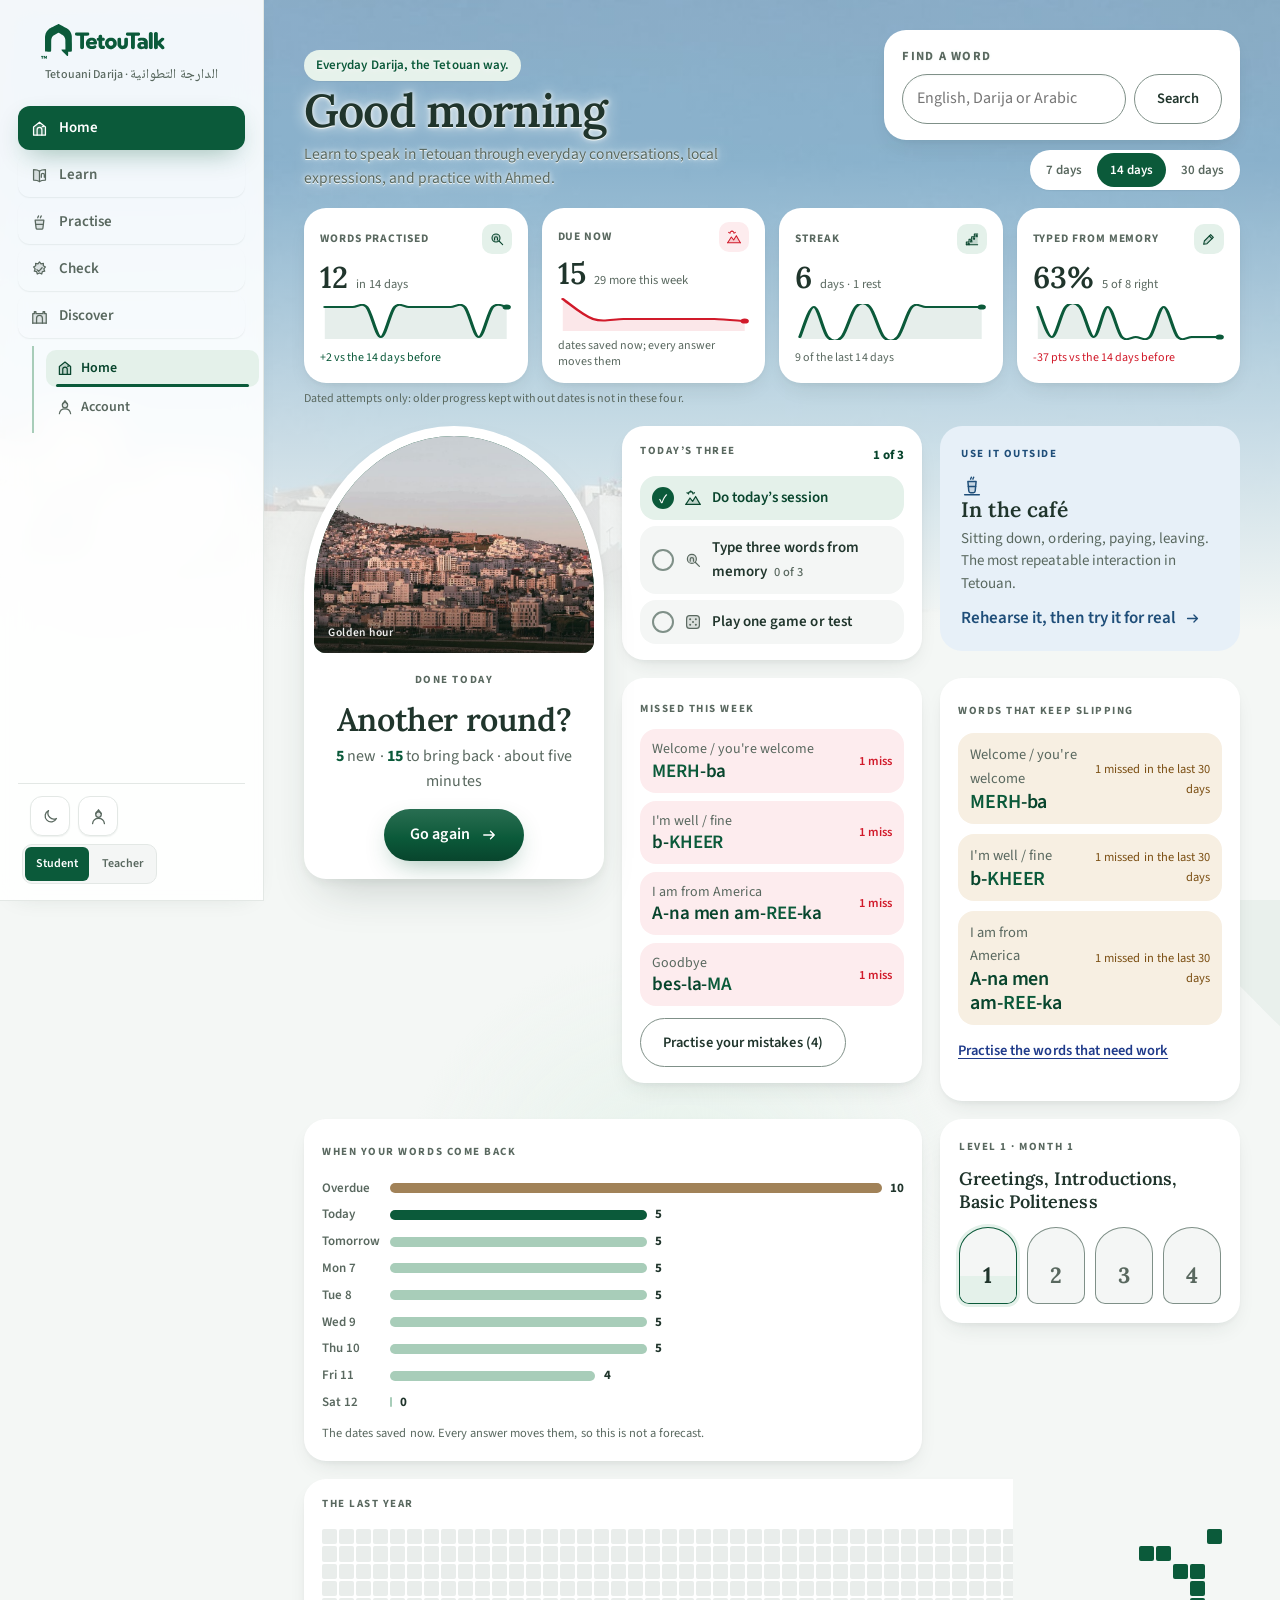
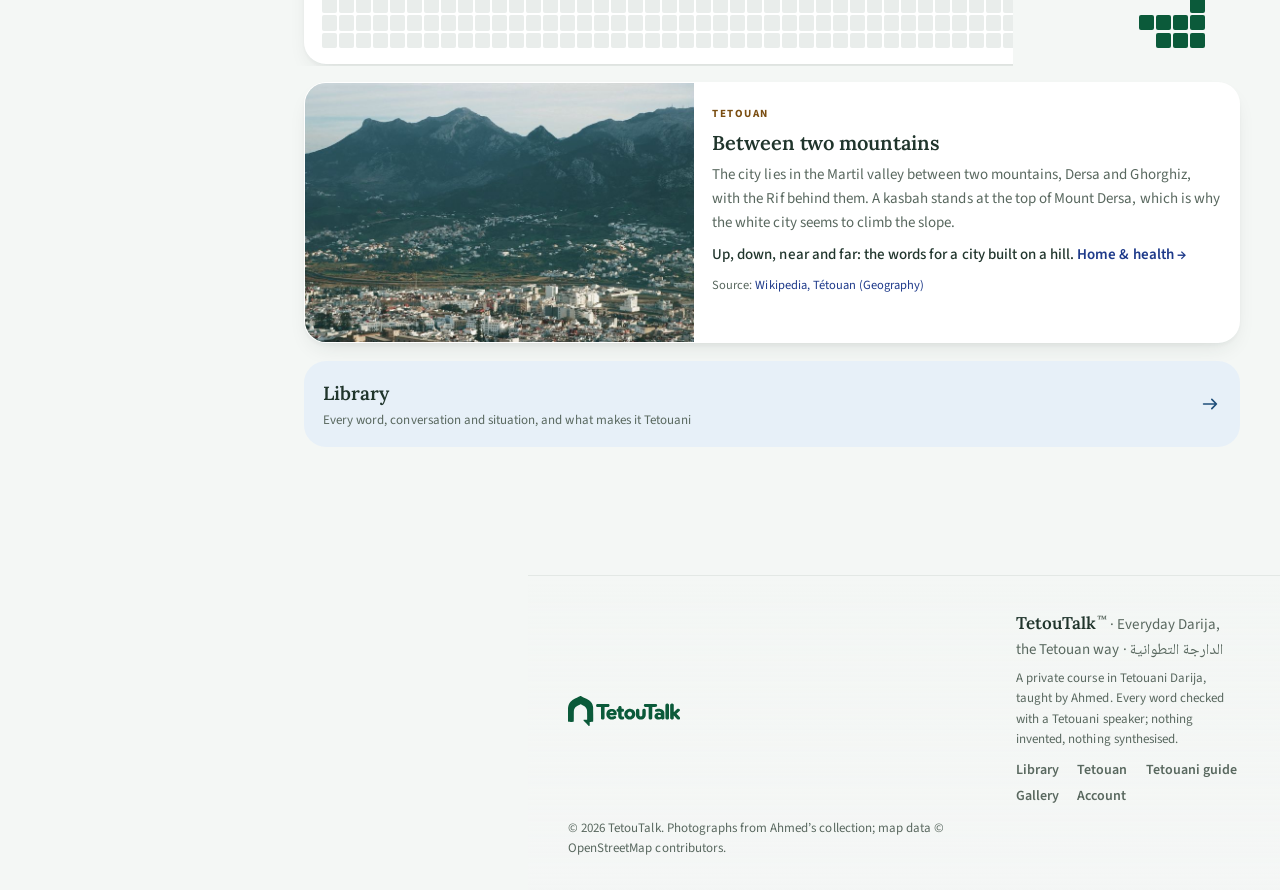
<file: preview.html>
<!doctype html>
<html lang="en">
<head>
<meta charset="utf-8">
<meta name="viewport" content="width=device-width,initial-scale=1,viewport-fit=cover">
<title>Design preview</title>
<link rel="preload" href="assets/fonts/source-sans-3.woff2" as="font" type="font/woff2" crossorigin>
<link rel="preload" href="assets/fonts/lora.woff2" as="font" type="font/woff2" crossorigin>
<link rel="preload" href="assets/fonts/noto-naskh-arabic.woff2" as="font" type="font/woff2" crossorigin>
<link rel="icon" href="assets/brand/favicon.svg" type="image/svg+xml">
<link rel="stylesheet" href="assets/styles.css?v=preview">
<script>
/* DESIGN PREVIEW. Renders every real view against the real stylesheet with no
   sign-in and no database, so the interface can actually be looked at.

   It is isolated by construction: localStorage is replaced with an in-memory
   stand-in and IndexedDB is removed BEFORE any app script loads, so nothing here
   can read or write anyone's real progress. Close the tab and it is gone.

   preview.html?screen=home|session|recall|reveal|produce|done|vocab|card|
                       library|account|teacher   &theme=light|dark */
(function () {
  var mem = {};
  Object.defineProperty(window, 'localStorage', { configurable: true, value: {
    getItem: function (k) { return Object.prototype.hasOwnProperty.call(mem, k) ? mem[k] : null; },
    setItem: function (k, v) { mem[k] = String(v); },
    removeItem: function (k) { delete mem[k]; },
    clear: function () { mem = {}; },
    key: function (i) { return Object.keys(mem)[i] || null; },
    get length() { return Object.keys(mem).length; }
  }});
  Object.defineProperty(window, 'indexedDB', { configurable: true, value: undefined });
  var q = new URLSearchParams(location.search);
  if (q.get('theme')) document.documentElement.setAttribute('data-theme', q.get('theme'));
  document.documentElement.setAttribute('data-preview', q.get('screen') || 'home');
})();
</script>
</head>
<body data-role="student" data-signed-role="teacher">
<div class="shell">
<svg width="0" height="0" style="position:absolute" aria-hidden="true" focusable="false">
  <defs>
    <symbol id="logo" viewBox="0 0 501 134"><g fill="currentColor" fill-rule="evenodd"><path d="M95.4 133.9C96.9 133.2 97 132.8 97 123.9L97 116L101.2 116C110.4 115.9 110.4 115.9 111.2 115.4C111.6 115.1 112.1 114.5 112.3 114C112.7 113.2 112.8 111.4 112.7 82.4C112.6 48.9 112.7 51 111.1 44.5C109.3 36.8 105 29.2 99.3 23.8C94.2 18.8 93.2 18.2 76.9 10.1C69.9 6.7 62.8 3.1 61.2 2.2C57.8 0.3 56.8 -0.1 55.7 0.1C55.3 0.2 53.9 0.9 52.5 1.6C51.2 2.4 45.3 5.4 39.5 8.3C22.8 16.5 21.6 17.2 17.8 20C8.4 27.1 2.7 36.7 0.6 49C0.2 51.4 0.1 54 0.1 82.6C0.1 116.3 0 114.5 1.5 115.4C2.1 115.8 3.1 115.9 12.5 115.9C24.5 116 24.7 116 25.5 114.2C26 113.2 26 112.1 26 90.5C26 75.7 26.1 67.1 26.3 65.9C27.2 59.1 30.7 52.6 35.6 48.5C38.4 46.1 40.1 45.1 47.3 41.4C50.9 39.6 54.3 37.8 54.8 37.5C55.2 37.2 55.8 37 56.1 37C56.5 37 59.7 38.6 69.1 43.7C73.5 46 73.9 46.3 76.3 48.5C80 51.8 82.4 55.7 84 60.6C85.5 65.2 85.5 65.9 85.5 87.2L85.5 106.4L84.8 106.6C84.4 106.6 81.2 106.6 77.6 106.6C70.4 106.4 69.5 106.6 69 107.9C68.5 109.3 67.1 107.8 88.5 129.5C90.9 132 93 134 93.2 134.1C93.9 134.3 94.5 134.3 95.4 133.9Z"/><path d="M158.6 104.8C160.2 104.3 162.5 102.1 163 100.6C163.3 99.8 163.4 96.7 163.4 80.9C163.4 70.6 163.5 59.2 163.5 55.7L163.5 49.3L172.1 49.2C180.3 49.1 180.7 49.1 181.6 48.6C182.9 47.9 184.4 46.3 184.9 45C185.5 43.7 185.5 40.7 184.9 39.2C184.4 37.9 182.8 36.2 181.4 35.6C180.6 35.3 177.4 35.3 155.5 35.3C135.9 35.3 130.4 35.3 129.7 35.6C128.3 36.1 127.1 37.1 126.4 38.6C125.7 39.7 125.6 40.1 125.6 42.1C125.6 44 125.7 44.6 126.2 45.5C127 47 127.9 47.9 129.1 48.6C130.1 49.1 130.5 49.1 138.7 49.2L147.2 49.3L147.3 74.3C147.3 101.5 147.2 100.2 148.6 102.3C150.6 105.1 154.7 106.2 158.6 104.8ZM282.4 104.6C291.1 102.4 297.8 95.9 300 87.4C301.4 82.4 300.6 75.2 298.3 70.6C296.7 67.3 293.6 63.7 290.8 61.8C288 60 284 58.3 280.9 57.8C278.4 57.3 272.7 57.4 270.2 58C261.2 60 253.9 67.1 251.9 75.6C251.1 79.4 251.2 84.5 252.1 87.9C254.5 96 261.2 102.5 269.5 104.6C273.4 105.6 278.4 105.6 282.4 104.6ZM331.1 104.8C333.7 104.1 335 103.6 337.1 102.4C340.5 100.4 343.1 97.6 344.9 94.1C347.4 89.1 347.5 87.6 347.4 73.3C347.4 62.4 347.4 62.1 346.8 61.1C346.2 59.8 344.8 58.6 343.3 57.9C342.4 57.5 341.6 57.4 339.8 57.4C336.1 57.4 334.2 58.3 332.9 60.8L332.1 62.1L332 74.5C331.9 88.2 331.9 87.6 330.2 89.5C327.1 92.7 321.3 91.8 319.5 87.7L318.9 86.4L318.8 74.4C318.6 63.4 318.6 62.3 318.2 61.3C317.6 59.9 315.6 58.2 314.2 57.8C310 56.5 305.9 57.9 304.2 61.1C303.6 62.1 303.6 62.2 303.6 74.8C303.6 88.4 303.6 88.7 305 92.3C306.9 97.1 310.9 101.3 315.9 103.5C317.3 104.2 320.7 105.1 322.5 105.3C324.3 105.6 329.2 105.2 331.1 104.8ZM372 104.7C373.3 104.2 375.5 102.1 376.1 100.8C376.3 100.3 376.4 94.2 376.5 74.8L376.6 49.4L385 49.2C393.1 49.1 393.4 49.1 394.6 48.5C397.1 47.3 398.4 44.8 398.2 41.7C398.1 39.5 397.5 38.2 396 36.9C394 35.1 395.8 35.2 368.6 35.3L343.9 35.3L342.6 35.8C341.9 36.2 341 36.8 340.6 37.3C338.1 39.9 338.2 44.7 340.8 47.3C342.6 49.2 343.2 49.3 352.4 49.2L360.2 49.2L360.2 74.2C360.2 98.8 360.3 99.3 360.8 100.6C361.4 102.3 362 103 363.4 104C365.7 105.6 369.3 105.9 372 104.7ZM407.9 105.2C410.4 104.9 413.4 104 415.4 102.9L416.9 102.1L417.7 103C419 104.6 420.8 105.3 423 105.4C426.4 105.4 428.5 104.3 429.9 101.8L430.6 100.6L430.6 87.5C430.6 74.8 430.6 74.3 430.1 72.2C429.8 71 429 69.1 428.5 67.9C425.9 62.8 419.8 59 412.5 57.9C407.6 57.1 399.6 57.5 394.3 58.7C391.8 59.3 391.4 59.5 390.2 60.7C388.8 62 388.4 62.9 388.4 64.8C388.5 67.4 389.5 69.2 391.6 70.2C393 70.9 395.1 70.9 398.4 70.3C401.8 69.6 406.2 69.4 408.5 69.7C412.7 70.4 415.2 72.8 415.2 76C415.2 76.7 415.2 76.7 414.7 76.6C411.7 75.9 410.5 75.7 408.1 75.5C401 74.8 394.4 76.6 390.4 80.3C384.4 85.8 385 96.4 391.6 101.4C396.1 104.8 401.6 106.1 407.9 105.2ZM446.5 105C447.9 104.5 449.8 102.8 450.5 101.2L451.1 99.9L451.1 69.5L451.1 39.1L450.5 37.9C449.7 36.3 448 34.6 446.5 34.1C442.6 32.8 438.5 33.9 436.4 36.9C434.9 39.2 435 38.1 435.1 70.4C435.1 99.8 435.1 99.9 435.7 101C436.7 103.2 438.4 104.7 440.7 105.2C441.9 105.5 445.1 105.4 446.5 105ZM467.2 105.1C469.3 104.5 470.8 103.3 471.7 101.5L472.5 100L472.5 93.7C472.5 90.3 472.5 87.5 472.6 87.5C472.7 87.5 476.5 91.4 480.7 96C489.6 105.6 489.3 105.4 493.1 105.4C495.9 105.4 497.5 104.8 499.1 103.5C499.7 102.9 500.4 102 500.6 101.4C501.2 99.9 501.2 97.8 500.5 96.4C500.2 95.8 497.2 92.6 492.3 87.5L484.5 79.7L485.2 79C485.6 78.6 486.4 77.8 487.1 77.2C489.2 75.5 498 67.4 499 66.4C500.6 64.7 500.7 61.8 499.3 60C497.6 58 495.4 57.1 492 57.3C488.4 57.5 488.5 57.4 478.1 67.3C475.3 70 472.9 72.2 472.7 72.2C472.6 72.2 472.5 65.6 472.5 55.7L472.5 39.1L471.9 37.9C471.2 36.3 469.8 34.9 468.1 34.2C466.4 33.4 462.7 33.4 461 34.2C459.3 34.9 457.9 36.3 457.1 38L456.4 39.4L456.4 69.6C456.4 94 456.4 100.1 456.7 100.8C457.4 102.7 459.7 104.7 461.9 105.3C463.2 105.6 465.9 105.5 467.2 105.1ZM202.3 104.7C208.8 103.4 214.2 100.4 215 97.6C215.6 95.5 215 93.2 213.6 91.5C212.4 90.1 211 89.5 209.2 89.5C208 89.5 207.2 89.7 204.8 90.7C200.3 92.6 196.9 93.1 193.4 92.4C190.1 91.7 187.3 89.3 186.6 86.7L186.4 86L199.7 86C206.9 86 213.3 85.9 213.8 85.8C215.1 85.5 216.5 84.3 217.2 82.9C218.8 79.8 217.7 72.1 215 67.7C212 62.8 206.6 59.2 200.4 57.9C197.9 57.4 192.7 57.4 190.2 57.9C182 59.4 175.5 64.8 172.7 72.3C170.2 79.2 170.9 87.9 174.6 94C176.7 97.5 179.9 100.4 183.7 102.3C188.3 104.7 190.5 105.2 196 105.2C198.9 105.2 200.4 105.1 202.3 104.7ZM247 104.5C249.6 103.3 250.9 101.4 251.2 98.7C251.4 96.6 250.9 94.9 249.7 93.5C248.2 91.9 247.1 91.5 244.3 91.5C242.7 91.5 241.7 91.4 241.1 91.1C239.5 90.3 239.5 90.3 239.5 79.8C239.5 74.5 239.6 70.2 239.7 70.2C239.8 70.2 241.3 70.2 243 70.1C244.7 70.1 246.5 69.9 247 69.8C249.4 69 250.7 66.8 250.7 63.8C250.8 61.7 250.3 60.5 248.9 59.3C247.2 57.8 246.7 57.7 242.9 57.5L239.5 57.4L239.5 54.6C239.5 49.8 238.9 48.1 236.5 46.3C235.2 45.3 233.8 44.9 231.6 44.9C228.7 44.9 226.4 46.3 225.1 48.9C224.4 50 224.4 50.4 224.3 53.8L224.2 57.5L223.3 57.5C218.5 57.5 215.5 61.5 216.9 66.1C217.6 68.7 219.2 69.8 222.5 70.1L224.2 70.3L224.3 81.1C224.4 91.4 224.4 92 225 93.8C226.5 98.9 230.5 103 235.6 104.6C237.6 105.2 237.9 105.2 241.9 105.2C245.3 105.1 245.7 105 247 104.5ZM404.6 94C402.3 93.2 401.2 91.9 401.2 89.8C401.2 88.4 401.9 87.2 403.2 86.3C404.6 85.4 405.9 85.2 409 85.3C411.5 85.4 412.1 85.5 413.1 86C414.8 86.8 415.4 87.7 415.3 89.2C415.3 91.3 414.1 92.8 411.9 93.8C410.1 94.6 406.4 94.7 404.6 94ZM272.8 91C270.1 90 268 88 267 85.3C266.2 83.4 266.2 79.6 266.8 77.5C267.8 74.6 269.4 72.9 272.2 71.6C273.4 71 273.9 70.9 276 70.9C278.1 70.9 278.5 71 280.1 71.7C282.2 72.7 283.7 74.2 284.8 76.4C285.6 78.1 285.6 78.2 285.6 81.1C285.6 84.1 285.6 84.2 284.7 86C283.6 88.3 282.5 89.5 280.4 90.5C278.9 91.2 278.4 91.4 276.4 91.4C274.6 91.5 273.8 91.4 272.8 91ZM188.2 75.8L186.5 75.7L186.7 75.1C187.1 73.1 189 70.9 191.2 69.8C192.5 69.2 192.9 69.1 195.4 69.1C198.8 69.1 200.2 69.7 201.9 71.6C202.9 72.7 204.1 75.3 203.7 75.6C203.6 75.7 190.4 75.9 188.2 75.8Z"/></g></symbol>
    <symbol id="logo-mark" viewBox="0 0 112.75 134"><path fill="currentColor" fill-rule="evenodd" d="M95.4 133.9C96.9 133.2 97 132.8 97 123.9L97 116L101.2 116C110.4 115.9 110.4 115.9 111.2 115.4C111.6 115.1 112.1 114.5 112.3 114C112.7 113.2 112.8 111.4 112.7 82.4C112.6 48.9 112.7 51 111.1 44.5C109.3 36.8 105 29.2 99.3 23.8C94.2 18.8 93.2 18.2 76.9 10.1C69.9 6.7 62.8 3.1 61.2 2.2C57.8 0.3 56.8 -0.1 55.7 0.1C55.3 0.2 53.9 0.9 52.5 1.6C51.2 2.4 45.3 5.4 39.5 8.3C22.8 16.5 21.6 17.2 17.8 20C8.4 27.1 2.7 36.7 0.6 49C0.2 51.4 0.1 54 0.1 82.6C0.1 116.3 0 114.5 1.5 115.4C2.1 115.8 3.1 115.9 12.5 115.9C24.5 116 24.7 116 25.5 114.2C26 113.2 26 112.1 26 90.5C26 75.7 26.1 67.1 26.3 65.9C27.2 59.1 30.7 52.6 35.6 48.5C38.4 46.1 40.1 45.1 47.3 41.4C50.9 39.6 54.3 37.8 54.8 37.5C55.2 37.2 55.8 37 56.1 37C56.5 37 59.7 38.6 69.1 43.7C73.5 46 73.9 46.3 76.3 48.5C80 51.8 82.4 55.7 84 60.6C85.5 65.2 85.5 65.9 85.5 87.2L85.5 106.4L84.8 106.6C84.4 106.6 81.2 106.6 77.6 106.6C70.4 106.4 69.5 106.6 69 107.9C68.5 109.3 67.1 107.8 88.5 129.5C90.9 132 93 134 93.2 134.1C93.9 134.3 94.5 134.3 95.4 133.9Z"/></symbol>
    <symbol id="i-home" viewBox="0 0 24 24"><path fill="none" stroke="currentColor" stroke-width="1.6" stroke-linecap="round" stroke-linejoin="round" d="M4 10.5 12 4l8 6.5V19a1 1 0 0 1-1 1h-4.5v-5.5h-5V20H5a1 1 0 0 1-1-1z"/></symbol>
    <symbol id="i-door" viewBox="0 0 24 24"><g fill="none" stroke="currentColor" stroke-width="1.6" stroke-linecap="round" stroke-linejoin="round"><path d="M5.5 20.5V11a6.5 6.5 0 0 1 13 0v9.5"/><path d="M3.5 20.5h17"/><path d="M9 20.5v-7.6a3 3 0 0 1 6 0v7.6"/></g></symbol>
    <symbol id="i-book" viewBox="0 0 24 24"><g fill="none" stroke="currentColor" stroke-width="1.6" stroke-linecap="round" stroke-linejoin="round"><path d="M12 6.5C10.3 5.2 7.8 4.5 4 4.5v13c3.8 0 6.3.7 8 2 1.7-1.3 4.2-2 8-2v-13c-3.8 0-6.3.7-8 2z"/><path d="M12 6.5v13"/></g></symbol>
    <symbol id="i-flash" viewBox="0 0 24 24"><path class="duo" fill="currentColor" opacity=".16" stroke="none" d="M3.5 8.5a2 2 0 0 1 2-2h9a2 2 0 0 1 2 2v10.5a2 2 0 0 1-2 2h-9a2 2 0 0 1-2-2z"/><g fill="none" stroke="currentColor" stroke-width="1.6" stroke-linecap="round" stroke-linejoin="round"><rect x="7" y="3" width="13" height="15" rx="2"/><rect x="3.5" y="6.5" width="13" height="14.5" rx="2"/><path d="M7.5 18v-3.2a2.5 2.5 0 1 1 5 0V18"/></g></symbol>
    <symbol id="i-dice" viewBox="0 0 24 24"><path class="duo" fill="currentColor" opacity=".16" stroke="none" d="M3.5 7.5a4 4 0 0 1 4-4h9a4 4 0 0 1 4 4v9a4 4 0 0 1-4 4h-9a4 4 0 0 1-4-4z"/><g fill="none" stroke="currentColor" stroke-width="1.6" stroke-linecap="round" stroke-linejoin="round"><rect x="3.5" y="3.5" width="17" height="17" rx="4"/></g><g fill="currentColor"><circle cx="8.2" cy="8.2" r="1.35"/><circle cx="15.8" cy="8.2" r="1.35"/><circle cx="12" cy="12" r="1.35"/><circle cx="8.2" cy="15.8" r="1.35"/><circle cx="15.8" cy="15.8" r="1.35"/></g></symbol>
    <symbol id="i-scene" viewBox="0 0 24 24"><path class="duo" fill="currentColor" opacity=".16" stroke="none" d="M5 12.5h14V21H5z"/><g fill="none" stroke="currentColor" stroke-width="1.6" stroke-linecap="round" stroke-linejoin="round"><path d="M4 9.5 5.6 4h12.8L20 9.5"/><path d="M3.5 9.5a2.1 2.1 0 0 0 4.25 0 2.1 2.1 0 0 0 4.25 0 2.1 2.1 0 0 0 4.25 0 2.1 2.1 0 0 0 4.25 0"/><path d="M5 12.5V21h14v-8.5"/><path d="M9.5 21v-3.6a2.5 2.5 0 1 1 5 0V21"/></g></symbol>
    <symbol id="i-bubbles" viewBox="0 0 24 24"><path class="duo" fill="currentColor" opacity=".16" stroke="none" d="M4 4.5h8a2 2 0 0 1 2 2v3.5a2 2 0 0 1-2 2H8.5L5.5 14.5V12H4a2 2 0 0 1-2-2V6.5a2 2 0 0 1 2-2z"/><g fill="none" stroke="currentColor" stroke-width="1.6" stroke-linecap="round" stroke-linejoin="round"><path d="M4 4.5h8a2 2 0 0 1 2 2v3.5a2 2 0 0 1-2 2H8.5L5.5 14.5V12H4a2 2 0 0 1-2-2V6.5a2 2 0 0 1 2-2z"/><path d="M11 13.8V15a2 2 0 0 0 2 2h2.5l3 2.5V17H20a2 2 0 0 0 2-2v-3a3.5 3.5 0 0 0-3.5-3.5H17"/></g></symbol>
    <symbol id="i-bricks" viewBox="0 0 24 24"><path class="duo" fill="currentColor" opacity=".16" stroke="none" d="M2.5 6.7a1.2 1.2 0 0 1 1.2-1.2h6.1a1.2 1.2 0 0 1 1.2 1.2v2.6a1.2 1.2 0 0 1-1.2 1.2H3.7a1.2 1.2 0 0 1-1.2-1.2z"/><g fill="none" stroke="currentColor" stroke-width="1.6" stroke-linecap="round" stroke-linejoin="round"><rect x="2.5" y="5.5" width="8.5" height="5" rx="1.2"/><rect x="13" y="5.5" width="8.5" height="5" rx="1.2"/><rect x="7.75" y="13.5" width="8.5" height="5" rx="1.2"/><path d="M2.5 16h2.5M19 16h2.5"/></g></symbol>
    <symbol id="i-checklist" viewBox="0 0 24 24"><path class="duo" fill="currentColor" opacity=".16" stroke="none" d="M4.5 6a2 2 0 0 1 2-2h11a2 2 0 0 1 2 2v13a2 2 0 0 1-2 2h-11a2 2 0 0 1-2-2z"/><g fill="none" stroke="currentColor" stroke-width="1.6" stroke-linecap="round" stroke-linejoin="round"><rect x="4.5" y="4" width="15" height="17" rx="2"/><path d="M9 4V3h6v2H9z"/><path d="m8 11 1.6 1.6L12.2 9.8M14.5 11.5h3M8 16.5l1.6 1.6 2.6-2.8M14.5 17h3"/></g></symbol>
    <symbol id="i-medal" viewBox="0 0 24 24"><path class="duo" fill="currentColor" opacity=".16" stroke="none" d="M12 9.5a5 5 0 1 0 0 10 5 5 0 0 0 0-10z"/><g fill="none" stroke="currentColor" stroke-width="1.6" stroke-linecap="round" stroke-linejoin="round"><circle cx="12" cy="14.5" r="5"/><path d="m9.2 10.3-2.7-7h4.2L12 6.6l1.3-3.3h4.2l-2.7 7"/><path d="m12 12.3.9 1.8 2 .3-1.45 1.4.35 2-1.8-.95-1.8.95.35-2L9.1 14.4l2-.3z" fill="currentColor" stroke="none"/></g></symbol>
    <symbol id="i-rise" viewBox="0 0 24 24"><path class="duo" fill="currentColor" opacity=".16" stroke="none" d="M3.5 20.5v-4h4v-4h4v-4h4v-4h5v16z"/><g fill="none" stroke="currentColor" stroke-width="1.6" stroke-linecap="round" stroke-linejoin="round"><path d="M3.5 20.5v-4h4v-4h4v-4h4v-4h5"/><path d="M3.5 20.5h17"/><path d="M6 20.5v-1.6a.9.9 0 0 1 1.8 0v1.6M10 16.5v-1.6a.9.9 0 0 1 1.8 0v1.6M14 12.5v-1.6a.9.9 0 0 1 1.8 0v1.6M18 8.5V6.9a.9.9 0 0 1 1.8 0v1.6"/></g></symbol>
    <symbol id="i-picture" viewBox="0 0 24 24"><path class="duo" fill="currentColor" opacity=".16" stroke="none" d="M3 6.2A2.2 2.2 0 0 1 5.2 4h13.6A2.2 2.2 0 0 1 21 6.2v11.6a2.2 2.2 0 0 1-2.2 2.2H5.2A2.2 2.2 0 0 1 3 17.8z"/><g fill="none" stroke="currentColor" stroke-width="1.6" stroke-linecap="round" stroke-linejoin="round"><rect x="3" y="4" width="18" height="16" rx="2.2"/><circle cx="8.3" cy="8.8" r="1.6"/><path d="M9.5 17.5v-3.6a2.6 2.6 0 1 1 5.2 0v3.6"/><path d="M3.5 17.5h17"/></g></symbol>
    <symbol id="i-shelf" viewBox="0 0 24 24"><path class="duo" fill="currentColor" opacity=".16" stroke="none" d="M4 4h3.8v16H4z"/><g fill="none" stroke="currentColor" stroke-width="1.6" stroke-linecap="round" stroke-linejoin="round"><path d="M4 4h3.8v16H4zM9.6 4h3.8v16H9.6z"/><path d="m14.8 5.6 3.6-1 4.1 14.9-3.6 1z"/><path d="M4 16h3.8M9.6 8h3.8"/></g></symbol>
    <symbol id="i-house" viewBox="0 0 24 24"><path class="duo" fill="currentColor" opacity=".16" stroke="none" d="M4.5 10 12 4l7.5 6v10.5h-15z"/><g fill="none" stroke="currentColor" stroke-width="1.6" stroke-linecap="round" stroke-linejoin="round"><path d="M4.5 10 12 4l7.5 6v10.5h-15z"/><path d="M9 20.5v-6.8a3 3 0 1 1 6 0v6.8"/><path d="M15.5 9.5h1.5"/></g></symbol>
    <symbol id="i-learn" viewBox="0 0 24 24"><path class="duo" fill="currentColor" opacity=".16" stroke="none" d="M12 6.5c-1.6-1.4-3.9-2-7.5-2v13.2c3.6 0 5.9.6 7.5 2z"/><g fill="none" stroke="currentColor" stroke-width="1.6" stroke-linecap="round" stroke-linejoin="round"><path d="M12 6.5c-1.6-1.4-3.9-2-7.5-2v13.2c3.6 0 5.9.6 7.5 2 1.6-1.4 3.9-2 7.5-2V4.5c-3.6 0-5.9.6-7.5 2z"/><path d="M12 6.5v13.2"/><path d="M14.3 14.2v-3a1.9 1.9 0 1 1 3.8 0v3"/></g></symbol>
    <symbol id="i-today" viewBox="0 0 24 24"><path class="duo" fill="currentColor" opacity=".16" stroke="none" d="M2.5 20.5 8 12l3.5 4.5L15.5 10l6 10.5z"/><g fill="none" stroke="currentColor" stroke-width="1.6" stroke-linecap="round" stroke-linejoin="round"><path d="M2.5 20.5 8 12l3.5 4.5L15.5 10l6 10.5"/><path d="M2.5 20.5h19"/><path d="M6 6.5a3 3 0 0 1 6 0"/><path d="M9 2.5v1.2M4 5l.9.6M14 5l-.9.6"/></g></symbol>
    <symbol id="i-course" viewBox="0 0 24 24"><path class="duo" fill="currentColor" opacity=".16" stroke="none" d="M3.5 20.5h4v-4h4v-4h4v-4h4v12z"/><g fill="none" stroke="currentColor" stroke-width="1.6" stroke-linecap="round" stroke-linejoin="round"><path d="M3.5 20.5h4v-4h4v-4h4v-4h4"/><path d="M3.5 20.5h17"/><path d="M16.5 8.5V6.6a3 3 0 0 1 6 0v1.9" transform="translate(-2.5 0)"/></g></symbol>
    <symbol id="i-fields" viewBox="0 0 24 24"><path class="duo" fill="currentColor" opacity=".16" stroke="none" d="M3.5 3.5h7v7h-7z"/><g fill="none" stroke="currentColor" stroke-width="1.6" stroke-linecap="round" stroke-linejoin="round"><rect x="3.5" y="3.5" width="7" height="7" rx="1.2"/><rect x="13.5" y="3.5" width="7" height="7" rx="1.2"/><rect x="3.5" y="13.5" width="7" height="7" rx="1.2"/><rect x="13.5" y="13.5" width="7" height="7" rx="1.2"/><path d="m17 14.6.8 1.4 1.6.3-1.1 1.2.2 1.6-1.5-.7-1.5.7.2-1.6-1.1-1.2 1.6-.3z" fill="currentColor" stroke="none"/></g></symbol>
    <symbol id="i-find" viewBox="0 0 24 24"><path class="duo" fill="currentColor" opacity=".16" stroke="none" d="M10.5 4.5a6 6 0 1 0 0 12 6 6 0 0 0 0-12z"/><g fill="none" stroke="currentColor" stroke-width="1.6" stroke-linecap="round" stroke-linejoin="round"><circle cx="10.5" cy="10.5" r="6"/><path d="m15 15 5.5 5.5"/><path d="M8.3 13.5v-2.6a2.2 2.2 0 1 1 4.4 0v2.6"/></g></symbol>
    <symbol id="i-speak" viewBox="0 0 24 24"><path class="duo" fill="currentColor" opacity=".16" stroke="none" d="M6.5 9h11l-1.2 10.2a1.5 1.5 0 0 1-1.5 1.3H9.2a1.5 1.5 0 0 1-1.5-1.3z"/><g fill="none" stroke="currentColor" stroke-width="1.6" stroke-linecap="round" stroke-linejoin="round"><path d="M6.5 9h11l-1.2 10.2a1.5 1.5 0 0 1-1.5 1.3H9.2a1.5 1.5 0 0 1-1.5-1.3z"/><path d="M7.2 14.5h9.6"/><path d="M9.8 6c0-1.2 1-1.3 1-2.4M13.2 6c0-1.2 1-1.3 1-2.4"/></g></symbol>
    <symbol id="i-pinarch" viewBox="0 0 24 24"><g fill="none" stroke="currentColor" stroke-width="1.6" stroke-linecap="round" stroke-linejoin="round"><path d="M12 21.5s-6.5-6.2-6.5-11.3a6.5 6.5 0 0 1 13 0C18.5 15.3 12 21.5 12 21.5z"/><path d="M9.5 13v-3a2.5 2.5 0 0 1 5 0v3"/></g></symbol>
    <symbol id="i-mic" viewBox="0 0 24 24"><path class="duo" fill="currentColor" opacity=".16" stroke="none" d="M9 6a3 3 0 0 1 6 0v5a3 3 0 0 1-6 0z"/><g fill="none" stroke="currentColor" stroke-width="1.6" stroke-linecap="round" stroke-linejoin="round"><rect x="9" y="3" width="6" height="11" rx="3"/><path d="M6 11.5a6 6 0 0 0 12 0M12 17.5V21M9 21h6"/></g></symbol>
    <symbol id="i-gauge" viewBox="0 0 24 24"><path class="duo" fill="currentColor" opacity=".16" stroke="none" d="M4 17.5a8.5 8.5 0 1 1 16 0z"/><g fill="none" stroke="currentColor" stroke-width="1.6" stroke-linecap="round" stroke-linejoin="round"><path d="M4 17.5a8.5 8.5 0 1 1 16 0"/><path d="m12 16.5 4.2-5.2"/><path d="M3.5 20.5h17"/></g><circle cx="12" cy="16.5" r="1.4" fill="currentColor"/></symbol>
    <symbol id="i-check8" viewBox="0 0 24 24"><path class="duo" fill="currentColor" opacity=".16" stroke="none" d="m12 2.5 1.9 2.4 3-.7-.1 3.1 2.7 1.5-2 2.4 1.1 2.9-3 .6-.8 3-2.8-1.3-2.8 1.3-.8-3-3-.6 1.1-2.9-2-2.4 2.7-1.5-.1-3.1 3 .7z"/><g fill="none" stroke="currentColor" stroke-width="1.6" stroke-linecap="round" stroke-linejoin="round"><path d="m12 2.5 1.9 2.4 3-.7-.1 3.1 2.7 1.5-2 2.4 1.1 2.9-3 .6-.8 3-2.8-1.3-2.8 1.3-.8-3-3-.6 1.1-2.9-2-2.4 2.7-1.5-.1-3.1 3 .7z"/><path d="m8.8 12.2 2.2 2.2 4.3-4.6"/></g></symbol>
    <symbol id="i-gate" viewBox="0 0 24 24"><path class="duo" fill="currentColor" opacity=".16" stroke="none" d="M3.5 20.5V8.5h2V6h2v2.5h9V6h2v2.5h2v12z"/><g fill="none" stroke="currentColor" stroke-width="1.6" stroke-linecap="round" stroke-linejoin="round"><path d="M3.5 20.5V8.5h2V6h2v2.5h9V6h2v2.5h2v12"/><path d="M3.5 20.5h17"/><path d="M8.3 20.5v-6.2a3.7 3.7 0 1 1 7.4 0v6.2"/></g></symbol>
    <symbol id="i-map" viewBox="0 0 24 24"><path class="duo" fill="currentColor" opacity=".16" stroke="none" d="m3.5 6 5-2 7 2 5-2v14l-5 2-7-2-5 2z"/><g fill="none" stroke="currentColor" stroke-width="1.6" stroke-linecap="round" stroke-linejoin="round"><path d="m3.5 6 5-2 7 2 5-2v14l-5 2-7-2-5 2z"/><path d="M8.5 4v14M15.5 6v14"/></g></symbol>
    <symbol id="i-lantern" viewBox="0 0 24 24"><path class="duo" fill="currentColor" opacity=".16" stroke="none" d="M8 8h8l1 9a3 3 0 0 1-3 3h-4a3 3 0 0 1-3-3z"/><g fill="none" stroke="currentColor" stroke-width="1.6" stroke-linecap="round" stroke-linejoin="round"><path d="M8 8h8l1 9a3 3 0 0 1-3 3h-4a3 3 0 0 1-3-3z"/><path d="M9.5 8V6.5a2.5 2.5 0 0 1 5 0V8M12 3v1.5"/><path d="M12 11c1.2 1 1.2 2.4 0 3.2-1.2-.8-1.2-2.2 0-3.2z" fill="currentColor" stroke="none"/></g></symbol>
    <symbol id="i-twoarch" viewBox="0 0 24 24"><path class="duo" fill="currentColor" opacity=".16" stroke="none" d="M3.5 20v-8a4 4 0 0 1 8 0v8z"/><g fill="none" stroke="currentColor" stroke-width="1.6" stroke-linecap="round" stroke-linejoin="round"><path d="M3.5 20v-8a4 4 0 0 1 8 0v8"/><path d="M12.5 20v-8a4 4 0 0 1 8 0v8"/><path d="M2.5 20h19"/></g></symbol>
    <symbol id="i-scroll" viewBox="0 0 24 24"><path class="duo" fill="currentColor" opacity=".16" stroke="none" d="M6 5h11a2 2 0 0 1 2 2v10a2 2 0 0 1-2 2H6z"/><g fill="none" stroke="currentColor" stroke-width="1.6" stroke-linecap="round" stroke-linejoin="round"><path d="M6 5h11a2 2 0 0 1 2 2v10a2 2 0 0 1-2 2H6"/><path d="M6 5a2 2 0 1 0 0 4M6 19a2 2 0 1 1 0-4"/><path d="M10 9.5h5M10 12.5h5M10 15.5h3"/></g></symbol>
    <symbol id="i-gap" viewBox="0 0 24 24"><path class="duo" fill="currentColor" opacity=".16" stroke="none" d="M2.5 6.7a1.2 1.2 0 0 1 1.2-1.2h6.1a1.2 1.2 0 0 1 1.2 1.2v2.6a1.2 1.2 0 0 1-1.2 1.2H3.7a1.2 1.2 0 0 1-1.2-1.2z"/><g fill="none" stroke="currentColor" stroke-width="1.6" stroke-linecap="round" stroke-linejoin="round"><rect x="2.5" y="5.5" width="8.5" height="5" rx="1.2"/><rect x="13" y="5.5" width="8.5" height="5" rx="1.2" stroke-dasharray="2.5 2.5"/><rect x="7.75" y="13.5" width="8.5" height="5" rx="1.2"/><path d="M17.25 6.5v3M15.75 8h3"/></g></symbol>
    <symbol id="i-net" viewBox="0 0 24 24"><path class="duo" fill="currentColor" opacity=".16" stroke="none" d="M12 8.5a3.5 3.5 0 1 0 0 7 3.5 3.5 0 0 0 0-7z"/><g fill="none" stroke="currentColor" stroke-width="1.6" stroke-linecap="round" stroke-linejoin="round"><circle cx="12" cy="12" r="3.5"/><circle cx="4.5" cy="6" r="1.8"/><circle cx="19.5" cy="6" r="1.8"/><circle cx="4.5" cy="18" r="1.8"/><circle cx="19.5" cy="18" r="1.8"/><path d="m9.5 10-3.5-2.7M14.5 10l3.5-2.7M9.5 14l-3.5 2.7M14.5 14l3.5 2.7"/></g></symbol>
    <symbol id="i-say" viewBox="0 0 24 24"><path class="duo" fill="currentColor" opacity=".16" stroke="none" d="M4 5h9a2.5 2.5 0 0 1 2.5 2.5v4A2.5 2.5 0 0 1 13 14H9l-3.5 3v-3H4a2.5 2.5 0 0 1-2.5-2.5v-4A2.5 2.5 0 0 1 4 5z"/><g fill="none" stroke="currentColor" stroke-width="1.6" stroke-linecap="round" stroke-linejoin="round"><path d="M4 5h9a2.5 2.5 0 0 1 2.5 2.5v4A2.5 2.5 0 0 1 13 14H9l-3.5 3v-3H4a2.5 2.5 0 0 1-2.5-2.5v-4A2.5 2.5 0 0 1 4 5z"/><path d="M18.5 7.5a4.3 4.3 0 0 1 0 6M21 5a7.8 7.8 0 0 1 0 11"/></g></symbol>
    <symbol id="s-cafe" viewBox="0 0 24 24"><path class="duo" fill="currentColor" opacity=".16" stroke="none" d="M7.5 7h9l-1 10.5a2 2 0 0 1-2 1.8h-3a2 2 0 0 1-2-1.8z"/><g fill="none" stroke="currentColor" stroke-width="1.6" stroke-linecap="round" stroke-linejoin="round"><path d="M7.5 7h9l-1 10.5a2 2 0 0 1-2 1.8h-3a2 2 0 0 1-2-1.8z"/><path d="M8 12.5h8"/><path d="M4 21.5h16"/><path d="M10.5 4.5c0-1 .8-1.2.8-2M13 4.5c0-1 .8-1.2.8-2"/></g></symbol>
    <symbol id="s-shop" viewBox="0 0 24 24"><path class="duo" fill="currentColor" opacity=".16" stroke="none" d="M3.5 13a8.5 5.5 0 1 0 17 0 8.5 5.5 0 0 0-17 0z"/><g fill="none" stroke="currentColor" stroke-width="1.6" stroke-linecap="round" stroke-linejoin="round"><path d="M3.5 13a8.5 5.5 0 1 0 17 0 8.5 5.5 0 0 0-17 0z"/><path d="M8 11.5l1 2M12 10.8v2.4M16 11.5l-1 2"/></g></symbol>
    <symbol id="s-taxi" viewBox="0 0 24 24"><path class="duo" fill="currentColor" opacity=".16" stroke="none" d="M3.5 15.5V12l2.5-4.5h12L20.5 12v3.5z"/><g fill="none" stroke="currentColor" stroke-width="1.6" stroke-linecap="round" stroke-linejoin="round"><path d="M3.5 15.5V12l2.5-4.5h12L20.5 12v3.5z"/><path d="M3.5 15.5h17M6 15.5v2.5M18 15.5v2.5"/><circle cx="7.5" cy="12.5" r="1"/><circle cx="16.5" cy="12.5" r="1"/><path d="M9.5 5.5h5v2h-5z"/></g></symbol>
    <symbol id="s-street" viewBox="0 0 24 24"><path class="duo" fill="currentColor" opacity=".16" stroke="none" d="M5 6h11l2.5 2-2.5 2H5z"/><g fill="none" stroke="currentColor" stroke-width="1.6" stroke-linecap="round" stroke-linejoin="round"><path d="M5 6h11l2.5 2-2.5 2H5z"/><path d="M8 11.5h11l2.5 2-2.5 2H8z" transform="scale(-1 1) translate(-27 0)"/><path d="M12 3.5V21"/><path d="M9 21h6"/></g></symbol>
    <symbol id="s-neighbour" viewBox="0 0 24 24"><path class="duo" fill="currentColor" opacity=".16" stroke="none" d="M6 21V9.5a6 6 0 0 1 12 0V21z"/><g fill="none" stroke="currentColor" stroke-width="1.6" stroke-linecap="round" stroke-linejoin="round"><path d="M6 21V9.5a6 6 0 0 1 12 0V21"/><path d="M4 21h16"/><circle cx="12" cy="13" r="1.6"/><path d="M12 14.6v1.8"/><path d="M9 21v-2.5M15 21v-2.5"/></g></symbol>
    <symbol id="s-time" viewBox="0 0 24 24"><path class="duo" fill="currentColor" opacity=".16" stroke="none" d="M12 4.5a7.5 7.5 0 1 0 0 15 7.5 7.5 0 0 0 0-15z"/><g fill="none" stroke="currentColor" stroke-width="1.6" stroke-linecap="round" stroke-linejoin="round"><circle cx="12" cy="12" r="7.5"/><path d="M12 7.5V12l3 2"/><path d="M12 2.5v2M12 19.5v2"/></g></symbol>
    <symbol id="s-repair" viewBox="0 0 24 24"><path class="duo" fill="currentColor" opacity=".16" stroke="none" d="M12 3.5a8.5 8.5 0 1 0 0 17 8.5 8.5 0 0 0 0-17zm0 5a3.5 3.5 0 1 1 0 7 3.5 3.5 0 0 1 0-7z"/><g fill="none" stroke="currentColor" stroke-width="1.6" stroke-linecap="round" stroke-linejoin="round"><circle cx="12" cy="12" r="8.5"/><circle cx="12" cy="12" r="3.5"/><path d="m6 6 3.5 3.5M18 6l-3.5 3.5M6 18l3.5-3.5M18 18l-3.5-3.5"/></g></symbol>
    <symbol id="s-market" viewBox="0 0 24 24"><path class="duo" fill="currentColor" opacity=".16" stroke="none" d="M4 10h16l-1.5 9.5a1.5 1.5 0 0 1-1.5 1.3H7a1.5 1.5 0 0 1-1.5-1.3z"/><g fill="none" stroke="currentColor" stroke-width="1.6" stroke-linecap="round" stroke-linejoin="round"><path d="M4 10h16l-1.5 9.5a1.5 1.5 0 0 1-1.5 1.3H7a1.5 1.5 0 0 1-1.5-1.3z"/><path d="M8.5 10V8a3.5 3.5 0 0 1 7 0v2"/><path d="M9 14h6M9 17h6"/></g></symbol>
    <symbol id="s-fish" viewBox="0 0 24 24"><path class="duo" fill="currentColor" opacity=".16" stroke="none" d="M3.5 12c2.5-4 6-6 10-6 3 0 5.5 2.5 7 6-1.5 3.5-4 6-7 6-4 0-7.5-2-10-6z"/><g fill="none" stroke="currentColor" stroke-width="1.6" stroke-linecap="round" stroke-linejoin="round"><path d="M3.5 12c2.5-4 6-6 10-6 3 0 5.5 2.5 7 6-1.5 3.5-4 6-7 6-4 0-7.5-2-10-6z"/><path d="M3.5 12 1 8.5v7z"/><circle cx="16" cy="11" r="1" fill="currentColor" stroke="none"/><path d="M11 9.5c1 1.5 1 3.5 0 5"/></g></symbol>
    <symbol id="s-pharmacy" viewBox="0 0 24 24"><path class="duo" fill="currentColor" opacity=".16" stroke="none" d="M12 3 5 6v6c0 4 3 7.5 7 9 4-1.5 7-5 7-9V6z"/><g fill="none" stroke="currentColor" stroke-width="1.6" stroke-linecap="round" stroke-linejoin="round"><path d="M12 3 5 6v6c0 4 3 7.5 7 9 4-1.5 7-5 7-9V6z"/><path d="M12 8.5v7M8.5 12h7"/></g></symbol>
    <symbol id="s-teapot" viewBox="0 0 24 24"><path class="duo" fill="currentColor" opacity=".16" stroke="none" d="M6.5 10h10a4 4 0 0 1 4 4v1a4 4 0 0 1-4 4h-10a4 4 0 0 1-4-4v-1a4 4 0 0 1 4-4z"/><g fill="none" stroke="currentColor" stroke-width="1.6" stroke-linecap="round" stroke-linejoin="round"><path d="M6.5 10h10a4 4 0 0 1 4 4v1a4 4 0 0 1-4 4h-10a4 4 0 0 1-4-4v-1a4 4 0 0 1 4-4z"/><path d="M9.5 10V8a2.5 2.5 0 0 1 5 0v2"/><path d="M20.5 13c1.5.5 2 2 1.5 3.5"/><path d="M12 6V4.5"/></g></symbol>
    <symbol id="s-home" viewBox="0 0 24 24"><path class="duo" fill="currentColor" opacity=".16" stroke="none" d="M3.5 13h17v5h-17z"/><g fill="none" stroke="currentColor" stroke-width="1.6" stroke-linecap="round" stroke-linejoin="round"><path d="M3.5 13h17v5h-17z"/><path d="M5 18v2.5M19 18v2.5"/><path d="M7 13V9.5a5 5 0 0 1 10 0V13"/><path d="M9.5 9.5h5"/></g></symbol>
    <symbol id="f-wrong" viewBox="0 0 24 24"><g fill="none" stroke="currentColor" stroke-width="1.6" stroke-linecap="round" stroke-linejoin="round"><circle cx="12" cy="12" r="8.5"/><path d="m9 9 6 6M15 9l-6 6"/></g></symbol>
    <symbol id="f-missing" viewBox="0 0 24 24"><g fill="none" stroke="currentColor" stroke-width="1.6" stroke-linecap="round" stroke-linejoin="round"><circle cx="12" cy="12" r="8.5"/><path d="M12 8v8M8 12h8"/></g></symbol>
    <symbol id="f-unclear" viewBox="0 0 24 24"><g fill="none" stroke="currentColor" stroke-width="1.6" stroke-linecap="round" stroke-linejoin="round"><circle cx="12" cy="12" r="8.5"/><path d="M9.5 9.5a2.5 2.5 0 1 1 3.5 2.3c-.7.4-1 .9-1 1.7"/><circle cx="12" cy="16.5" r=".9" fill="currentColor" stroke="none"/></g></symbol>
    <symbol id="f-idea" viewBox="0 0 24 24"><g fill="none" stroke="currentColor" stroke-width="1.6" stroke-linecap="round" stroke-linejoin="round"><path d="M9 18h6M10 21h4"/><path d="M8 9.5a4 4 0 1 1 6.5 3.1c-.6.5-1 1.2-1 2V15h-3v-.4c0-.8-.4-1.5-1-2A4 4 0 0 1 8 9.5z"/></g></symbol>
    <symbol id="f-hard" viewBox="0 0 24 24"><g fill="none" stroke="currentColor" stroke-width="1.6" stroke-linecap="round" stroke-linejoin="round"><circle cx="12" cy="12" r="8.5"/><circle cx="12" cy="12" r="4"/><circle cx="12" cy="12" r="1" fill="currentColor" stroke="none"/></g></symbol>
    <symbol id="p-1" viewBox="0 0 24 24"><path fill="currentColor" opacity=".16" stroke="none" d="M4 4h16v16H4z"/><g fill="none" stroke="currentColor" stroke-width="1.5" stroke-linecap="round" stroke-linejoin="round"><rect x="4" y="4" width="16" height="16" rx="3"/></g><text x="12" y="16.3" text-anchor="middle" font-family="Source Sans 3, sans-serif" font-weight="700" font-size="11" fill="currentColor">1</text></symbol>
    <symbol id="p-2" viewBox="0 0 24 24"><path fill="currentColor" opacity=".16" stroke="none" d="M4 4h16v16H4z"/><g fill="none" stroke="currentColor" stroke-width="1.5" stroke-linecap="round" stroke-linejoin="round"><rect x="4" y="4" width="16" height="16" rx="3"/></g><text x="12" y="16.3" text-anchor="middle" font-family="Source Sans 3, sans-serif" font-weight="700" font-size="11" fill="currentColor">2</text></symbol>
    <symbol id="p-3" viewBox="0 0 24 24"><path fill="currentColor" opacity=".16" stroke="none" d="M4 4h16v16H4z"/><g fill="none" stroke="currentColor" stroke-width="1.5" stroke-linecap="round" stroke-linejoin="round"><rect x="4" y="4" width="16" height="16" rx="3"/></g><text x="12" y="16.3" text-anchor="middle" font-family="Source Sans 3, sans-serif" font-weight="700" font-size="11" fill="currentColor">3</text></symbol>
    <symbol id="p-4" viewBox="0 0 24 24"><path fill="currentColor" opacity=".16" stroke="none" d="M4 4h16v16H4z"/><g fill="none" stroke="currentColor" stroke-width="1.5" stroke-linecap="round" stroke-linejoin="round"><rect x="4" y="4" width="16" height="16" rx="3"/></g><text x="12" y="16.3" text-anchor="middle" font-family="Source Sans 3, sans-serif" font-weight="700" font-size="11" fill="currentColor">4</text></symbol>
    <symbol id="p-5" viewBox="0 0 24 24"><path fill="currentColor" opacity=".16" stroke="none" d="M4 4h16v16H4z"/><g fill="none" stroke="currentColor" stroke-width="1.5" stroke-linecap="round" stroke-linejoin="round"><rect x="4" y="4" width="16" height="16" rx="3"/></g><text x="12" y="16.3" text-anchor="middle" font-family="Source Sans 3, sans-serif" font-weight="700" font-size="11" fill="currentColor">5</text></symbol>
    <symbol id="p-6" viewBox="0 0 24 24"><path fill="currentColor" opacity=".16" stroke="none" d="M4 4h16v16H4z"/><g fill="none" stroke="currentColor" stroke-width="1.5" stroke-linecap="round" stroke-linejoin="round"><rect x="4" y="4" width="16" height="16" rx="3"/></g><text x="12" y="16.3" text-anchor="middle" font-family="Source Sans 3, sans-serif" font-weight="700" font-size="11" fill="currentColor">6</text></symbol>
    <symbol id="p-7" viewBox="0 0 24 24"><path fill="currentColor" opacity=".16" stroke="none" d="M4 4h16v16H4z"/><g fill="none" stroke="currentColor" stroke-width="1.5" stroke-linecap="round" stroke-linejoin="round"><rect x="4" y="4" width="16" height="16" rx="3"/></g><text x="12" y="16.3" text-anchor="middle" font-family="Source Sans 3, sans-serif" font-weight="700" font-size="11" fill="currentColor">7</text></symbol>
    <symbol id="p-8" viewBox="0 0 24 24"><path fill="currentColor" opacity=".16" stroke="none" d="M4 4h16v16H4z"/><g fill="none" stroke="currentColor" stroke-width="1.5" stroke-linecap="round" stroke-linejoin="round"><rect x="4" y="4" width="16" height="16" rx="3"/></g><text x="12" y="16.3" text-anchor="middle" font-family="Source Sans 3, sans-serif" font-weight="700" font-size="11" fill="currentColor">8</text></symbol>
    <symbol id="p-9" viewBox="0 0 24 24"><path fill="currentColor" opacity=".16" stroke="none" d="M4 4h16v16H4z"/><g fill="none" stroke="currentColor" stroke-width="1.5" stroke-linecap="round" stroke-linejoin="round"><rect x="4" y="4" width="16" height="16" rx="3"/></g><text x="12" y="16.3" text-anchor="middle" font-family="Source Sans 3, sans-serif" font-weight="700" font-size="11" fill="currentColor">9</text></symbol>
    <symbol id="p-10" viewBox="0 0 24 24"><path fill="currentColor" opacity=".16" stroke="none" d="M4 4h16v16H4z"/><g fill="none" stroke="currentColor" stroke-width="1.5" stroke-linecap="round" stroke-linejoin="round"><rect x="4" y="4" width="16" height="16" rx="3"/></g><text x="12" y="16.3" text-anchor="middle" font-family="Source Sans 3, sans-serif" font-weight="700" font-size="11" fill="currentColor">10</text></symbol>
    <symbol id="p-clock" viewBox="0 0 24 24"><path fill="currentColor" opacity=".16" stroke="none" d="M12 4a8 8 0 1 0 0 16 8 8 0 0 0 0-16z"/><g fill="none" stroke="currentColor" stroke-width="1.5" stroke-linecap="round" stroke-linejoin="round"><circle cx="12" cy="12" r="8"/><path d="M12 7.5V12l3 2"/></g></symbol>
    <symbol id="p-half" viewBox="0 0 24 24"><path fill="currentColor" opacity=".16" stroke="none" d="M12 4a8 8 0 0 1 0 16z"/><g fill="none" stroke="currentColor" stroke-width="1.5" stroke-linecap="round" stroke-linejoin="round"><circle cx="12" cy="12" r="8"/><path d="M12 4v16"/></g></symbol>
    <symbol id="p-week" viewBox="0 0 24 24"><path fill="currentColor" opacity=".16" stroke="none" d="M3.5 8h17v12h-17z"/><g fill="none" stroke="currentColor" stroke-width="1.5" stroke-linecap="round" stroke-linejoin="round"><rect x="3.5" y="5" width="17" height="15" rx="2"/><path d="M3.5 9h17M8 3v3M16 3v3"/><path d="M7 13h2M11 13h2M15 13h2M7 16.5h2M11 16.5h2"/></g></symbol>
    <symbol id="p-now" viewBox="0 0 24 24"><path fill="currentColor" opacity=".16" stroke="none" d="M12 4a8 8 0 1 0 0 16 8 8 0 0 0 0-16z"/><g fill="none" stroke="currentColor" stroke-width="1.5" stroke-linecap="round" stroke-linejoin="round"><circle cx="12" cy="12" r="8"/></g><circle cx="12" cy="12" r="2.5" fill="currentColor"/></symbol>
    <symbol id="p-right" viewBox="0 0 24 24"><path fill="currentColor" opacity=".16" stroke="none" d="M4 9h9V5l7 7-7 7v-4H4z"/><g fill="none" stroke="currentColor" stroke-width="1.5" stroke-linecap="round" stroke-linejoin="round"><path d="M4 9h9V5l7 7-7 7v-4H4z"/></g></symbol>
    <symbol id="p-left" viewBox="0 0 24 24"><path fill="currentColor" opacity=".16" stroke="none" d="M20 9h-9V5l-7 7 7 7v-4h9z"/><g fill="none" stroke="currentColor" stroke-width="1.5" stroke-linecap="round" stroke-linejoin="round"><path d="M20 9h-9V5l-7 7 7 7v-4h9z"/></g></symbol>
    <symbol id="p-straight" viewBox="0 0 24 24"><path fill="currentColor" opacity=".16" stroke="none" d="M9 20v-9H5l7-7 7 7h-4v9z"/><g fill="none" stroke="currentColor" stroke-width="1.5" stroke-linecap="round" stroke-linejoin="round"><path d="M9 20v-9H5l7-7 7 7h-4v9z"/></g></symbol>
    <symbol id="p-taxi" viewBox="0 0 24 24"><path fill="currentColor" opacity=".16" stroke="none" d="M3.5 15.5V12l2.5-4.5h12L20.5 12v3.5z"/><g fill="none" stroke="currentColor" stroke-width="1.5" stroke-linecap="round" stroke-linejoin="round"><path d="M3.5 15.5V12l2.5-4.5h12L20.5 12v3.5z"/><path d="M3.5 15.5h17M6 15.5v2.5M18 15.5v2.5"/><circle cx="7.5" cy="12.5" r="1"/><circle cx="16.5" cy="12.5" r="1"/><path d="M9.5 5.5h5v2h-5z"/></g></symbol>
    <symbol id="p-beach" viewBox="0 0 24 24"><path fill="currentColor" opacity=".16" stroke="none" d="M2 18c3-2 6-2 10 0s7 2 10 0v3H2z"/><g fill="none" stroke="currentColor" stroke-width="1.5" stroke-linecap="round" stroke-linejoin="round"><path d="M2 18c3-2 6-2 10 0s7 2 10 0"/><circle cx="16" cy="8" r="3"/><path d="M6 15V7M6 7c-2.5 0-4 1.5-4 3 1.5-1 3-1 4-.5M6 7c2.5 0 4 1.5 4 3-1.5-1-3-1-4-.5"/></g></symbol>
    <symbol id="p-medina" viewBox="0 0 24 24"><path fill="currentColor" opacity=".16" stroke="none" d="M3.5 20.5V9h2V6.5h2V9h9V6.5h2V9h2v11.5z"/><g fill="none" stroke="currentColor" stroke-width="1.5" stroke-linecap="round" stroke-linejoin="round"><path d="M3.5 20.5V9h2V6.5h2V9h9V6.5h2V9h2v11.5"/><path d="M3.5 20.5h17"/><path d="M8.5 20.5v-6a3.5 3.5 0 0 1 7 0v6"/></g></symbol>
    <symbol id="p-up" viewBox="0 0 24 24"><path fill="currentColor" opacity=".16" stroke="none" d="M3 20 9 9l3 5 3-8 6 14z"/><g fill="none" stroke="currentColor" stroke-width="1.5" stroke-linecap="round" stroke-linejoin="round"><path d="M3 20 9 9l3 5 3-8 6 14"/><path d="M12 5V2M10 3.5 12 2l2 1.5"/></g></symbol>
    <symbol id="p-down" viewBox="0 0 24 24"><path fill="currentColor" opacity=".16" stroke="none" d="M3 20 9 9l3 5 3-8 6 14z"/><g fill="none" stroke="currentColor" stroke-width="1.5" stroke-linecap="round" stroke-linejoin="round"><path d="M3 20 9 9l3 5 3-8 6 14"/><path d="M12 2v3M10 3.5 12 5l2-1.5"/></g></symbol>
    <symbol id="p-window" viewBox="0 0 24 24"><path fill="currentColor" opacity=".16" stroke="none" d="M5 4h14v16H5z"/><g fill="none" stroke="currentColor" stroke-width="1.5" stroke-linecap="round" stroke-linejoin="round"><rect x="5" y="4" width="14" height="16" rx="1.5"/><path d="M12 4v16M5 12h14"/></g></symbol>
    <symbol id="p-houses" viewBox="0 0 24 24"><path fill="currentColor" opacity=".16" stroke="none" d="M2.5 20v-8l4-3 4 3v8zM13.5 20v-8l4-3 4 3v8z"/><g fill="none" stroke="currentColor" stroke-width="1.5" stroke-linecap="round" stroke-linejoin="round"><path d="M2.5 20v-8l4-3 4 3v8zM13.5 20v-8l4-3 4 3v8z"/><path d="M5.5 20v-3h2v3M16.5 20v-3h2v3"/></g></symbol>
    <symbol id="p-here" viewBox="0 0 24 24"><path fill="currentColor" opacity=".16" stroke="none" d="M12 21.5s-6.5-6.2-6.5-11.3a6.5 6.5 0 0 1 13 0C18.5 15.3 12 21.5 12 21.5z"/><g fill="none" stroke="currentColor" stroke-width="1.5" stroke-linecap="round" stroke-linejoin="round"><path d="M12 21.5s-6.5-6.2-6.5-11.3a6.5 6.5 0 0 1 13 0C18.5 15.3 12 21.5 12 21.5z"/><circle cx="12" cy="10" r="2.5"/></g></symbol>
    <symbol id="p-kitchen" viewBox="0 0 24 24"><path fill="currentColor" opacity=".16" stroke="none" d="M4 13h12a6 6 0 0 1-12 0z"/><g fill="none" stroke="currentColor" stroke-width="1.5" stroke-linecap="round" stroke-linejoin="round"><path d="M4 13h12a6 6 0 0 1-12 0z"/><path d="M16 13h5"/><path d="M8 10V7M11 10V6M14 10V8"/></g></symbol>
    <symbol id="p-bed" viewBox="0 0 24 24"><path fill="currentColor" opacity=".16" stroke="none" d="M3 12h18v6H3z"/><g fill="none" stroke="currentColor" stroke-width="1.5" stroke-linecap="round" stroke-linejoin="round"><path d="M3 18v-6h18v6M3 12V7M3 18v2M21 18v2"/><path d="M6 12V9.5h5V12"/></g></symbol>
    <symbol id="p-wheel" viewBox="0 0 24 24"><path fill="currentColor" opacity=".16" stroke="none" d="M12 4a8 8 0 1 0 0 16 8 8 0 0 0 0-16zm0 5a3 3 0 1 1 0 6 3 3 0 0 1 0-6z"/><g fill="none" stroke="currentColor" stroke-width="1.5" stroke-linecap="round" stroke-linejoin="round"><circle cx="12" cy="12" r="8"/><circle cx="12" cy="12" r="3"/><path d="M12 4v5M12 15v5M4 12h5M15 12h5"/></g></symbol>
    <symbol id="p-blanket" viewBox="0 0 24 24"><path fill="currentColor" opacity=".16" stroke="none" d="M3 9h18v9H3z"/><g fill="none" stroke="currentColor" stroke-width="1.5" stroke-linecap="round" stroke-linejoin="round"><path d="M3 18V9h18v9"/><path d="M3 18h18M3 12h18M6 9V6h4v3"/></g></symbol>
    <symbol id="p-rope" viewBox="0 0 24 24"><g fill="none" stroke="currentColor" stroke-width="1.5" stroke-linecap="round" stroke-linejoin="round"><path d="M4 8c3-3 5-3 8 0s5 3 8 0M4 12c3-3 5-3 8 0s5 3 8 0M4 16c3-3 5-3 8 0s5 3 8 0"/></g></symbol>
    <symbol id="p-sandwich" viewBox="0 0 24 24"><path fill="currentColor" opacity=".16" stroke="none" d="M4 8h16l-2 4H6zM4 16h16l-2 4H6z"/><g fill="none" stroke="currentColor" stroke-width="1.5" stroke-linecap="round" stroke-linejoin="round"><path d="M4 8h16l-2 4H6z"/><path d="M5 12h14v4H5z"/><path d="M4 16h16l-2 4H6z"/></g></symbol>
    <symbol id="p-paella" viewBox="0 0 24 24"><path fill="currentColor" opacity=".16" stroke="none" d="M3 12h18a9 5 0 0 1-18 0z"/><g fill="none" stroke="currentColor" stroke-width="1.5" stroke-linecap="round" stroke-linejoin="round"><path d="M3 12h18a9 5 0 0 1-18 0z"/><path d="M3 12H1M21 12h2"/><circle cx="9" cy="14" r="1"/><circle cx="14" cy="15" r="1"/><circle cx="12" cy="13" r="1"/></g></symbol>
    <symbol id="p-cake" viewBox="0 0 24 24"><path fill="currentColor" opacity=".16" stroke="none" d="M4 11h16v9H4z"/><g fill="none" stroke="currentColor" stroke-width="1.5" stroke-linecap="round" stroke-linejoin="round"><path d="M4 20v-9h16v9M4 20h16M4 14.5c2 1 3 1 5 0s3-1 5 0 3 1 6 0"/><path d="M12 11V7M12 7a1.5 1.5 0 1 0 0-.1"/></g></symbol>
    <symbol id="p-pancake" viewBox="0 0 24 24"><path fill="currentColor" opacity=".16" stroke="none" d="M4 14a8 2.5 0 1 0 16 0 8 2.5 0 0 0-16 0z"/><g fill="none" stroke="currentColor" stroke-width="1.5" stroke-linecap="round" stroke-linejoin="round"><path d="M4 14a8 2.5 0 1 0 16 0 8 2.5 0 0 0-16 0z"/><path d="M4 11a8 2.5 0 1 0 16 0 8 2.5 0 0 0-16 0z"/><path d="M4 8a8 2.5 0 1 0 16 0 8 2.5 0 0 0-16 0z"/></g></symbol>
    <symbol id="p-child" viewBox="0 0 24 24"><path fill="currentColor" opacity=".16" stroke="none" d="M9 8a3 3 0 1 0 6 0 3 3 0 0 0-6 0z"/><g fill="none" stroke="currentColor" stroke-width="1.5" stroke-linecap="round" stroke-linejoin="round"><circle cx="12" cy="8" r="3"/><path d="M6.5 21c.5-4 2.5-6.5 5.5-6.5s5 2.5 5.5 6.5"/></g></symbol>
    <symbol id="p-yes" viewBox="0 0 24 24"><path fill="currentColor" opacity=".16" stroke="none" d="M12 4a8 8 0 1 0 0 16 8 8 0 0 0 0-16z"/><g fill="none" stroke="currentColor" stroke-width="1.5" stroke-linecap="round" stroke-linejoin="round"><circle cx="12" cy="12" r="8"/><path d="m8.5 12.2 2.3 2.3 4.7-5"/></g></symbol>
    <symbol id="p-no" viewBox="0 0 24 24"><path fill="currentColor" opacity=".16" stroke="none" d="M12 4a8 8 0 1 0 0 16 8 8 0 0 0 0-16z"/><g fill="none" stroke="currentColor" stroke-width="1.5" stroke-linecap="round" stroke-linejoin="round"><circle cx="12" cy="12" r="8"/><path d="m9 9 6 6M15 9l-6 6"/></g></symbol>
    <symbol id="p-wave" viewBox="0 0 24 24"><path fill="currentColor" opacity=".16" stroke="none" d="M7 12V5.5a1.5 1.5 0 0 1 3 0V12"/><g fill="none" stroke="currentColor" stroke-width="1.5" stroke-linecap="round" stroke-linejoin="round"><path d="M7 12V5.5a1.5 1.5 0 0 1 3 0V11M10 11V4.5a1.5 1.5 0 0 1 3 0V11M13 11V5.5a1.5 1.5 0 0 1 3 0V11M16 11V7.5a1.5 1.5 0 0 1 3 0V15a6 6 0 0 1-12 0v-2.5"/><path d="M4 9.5 7 12"/></g></symbol>
    <symbol id="p-thanks" viewBox="0 0 24 24"><path fill="currentColor" opacity=".16" stroke="none" d="M12 3l3 7h-6z"/><g fill="none" stroke="currentColor" stroke-width="1.5" stroke-linecap="round" stroke-linejoin="round"><path d="M8 20c-1.5-3-2.5-6-2.5-9.5 0-1 .5-1.5 1.5-1.5s1.5.5 1.5 1.5v2M16 20c1.5-3 2.5-6 2.5-9.5 0-1-.5-1.5-1.5-1.5s-1.5.5-1.5 1.5v2"/><path d="M8.5 13 12 8l3.5 5M12 8v12"/></g></symbol>
    <symbol id="p-money" viewBox="0 0 24 24"><path fill="currentColor" opacity=".16" stroke="none" d="M3 7h18v10H3z"/><g fill="none" stroke="currentColor" stroke-width="1.5" stroke-linecap="round" stroke-linejoin="round"><rect x="3" y="7" width="18" height="10" rx="2"/><circle cx="12" cy="12" r="2.5"/><path d="M6 10v4M18 10v4"/></g></symbol>
    <symbol id="p-water" viewBox="0 0 24 24"><path fill="currentColor" opacity=".16" stroke="none" d="M12 3c-3.5 5-6 8-6 11a6 6 0 0 0 12 0c0-3-2.5-6-6-11z"/><g fill="none" stroke="currentColor" stroke-width="1.5" stroke-linecap="round" stroke-linejoin="round"><path d="M12 3c-3.5 5-6 8-6 11a6 6 0 0 0 12 0c0-3-2.5-6-6-11z"/></g></symbol>
    <symbol id="p-bread" viewBox="0 0 24 24"><path fill="currentColor" opacity=".16" stroke="none" d="M3.5 13a8.5 5.5 0 1 0 17 0 8.5 5.5 0 0 0-17 0z"/><g fill="none" stroke="currentColor" stroke-width="1.5" stroke-linecap="round" stroke-linejoin="round"><path d="M3.5 13a8.5 5.5 0 1 0 17 0 8.5 5.5 0 0 0-17 0z"/><path d="M8 11.5l1 2M12 10.8v2.4M16 11.5l-1 2"/></g></symbol>
    <symbol id="p-tea" viewBox="0 0 24 24"><path fill="currentColor" opacity=".16" stroke="none" d="M7.5 7h9l-1 10.5a2 2 0 0 1-2 1.8h-3a2 2 0 0 1-2-1.8z"/><g fill="none" stroke="currentColor" stroke-width="1.5" stroke-linecap="round" stroke-linejoin="round"><path d="M7.5 7h9l-1 10.5a2 2 0 0 1-2 1.8h-3a2 2 0 0 1-2-1.8z"/><path d="M8 12.5h8M10.5 4.5c0-1 .8-1.2.8-2M13 4.5c0-1 .8-1.2.8-2"/></g></symbol>
    <symbol id="p-coffee" viewBox="0 0 24 24"><path fill="currentColor" opacity=".16" stroke="none" d="M4 8h12v6a5 5 0 0 1-10 0z"/><g fill="none" stroke="currentColor" stroke-width="1.5" stroke-linecap="round" stroke-linejoin="round"><path d="M4 8h12v6a5 5 0 0 1-5 5H9a5 5 0 0 1-5-5z"/><path d="M16 10h2a2 2 0 0 1 0 4h-2M3 21h14"/></g></symbol>
    <symbol id="p-today" viewBox="0 0 24 24"><path fill="currentColor" opacity=".16" stroke="none" d="M3.5 8h17v12h-17z"/><g fill="none" stroke="currentColor" stroke-width="1.5" stroke-linecap="round" stroke-linejoin="round"><rect x="3.5" y="5" width="17" height="15" rx="2"/><path d="M3.5 9h17M8 3v3M16 3v3"/></g><circle cx="12" cy="14.5" r="2" fill="currentColor"/></symbol>
    <symbol id="p-tomorrow" viewBox="0 0 24 24"><path fill="currentColor" opacity=".16" stroke="none" d="M3 17h18v3H3z"/><g fill="none" stroke="currentColor" stroke-width="1.5" stroke-linecap="round" stroke-linejoin="round"><path d="M3 17h18"/><path d="M7 17a5 5 0 0 1 10 0"/><path d="M12 7V4M5 10l-2-2M19 10l2-2"/></g></symbol>
    <symbol id="p-more" viewBox="0 0 24 24"><path fill="currentColor" opacity=".16" stroke="none" d="M4 19 12 5l8 14z"/><g fill="none" stroke="currentColor" stroke-width="1.5" stroke-linecap="round" stroke-linejoin="round"><path d="M4 19 12 5l8 14z"/></g></symbol>
    <symbol id="p-less" viewBox="0 0 24 24"><path fill="currentColor" opacity=".16" stroke="none" d="M4 5h16l-8 14z"/><g fill="none" stroke="currentColor" stroke-width="1.5" stroke-linecap="round" stroke-linejoin="round"><path d="M4 5h16l-8 14z"/></g></symbol>
    <symbol id="p-tired" viewBox="0 0 24 24"><path fill="currentColor" opacity=".16" stroke="none" d="M12 4a8 8 0 1 0 0 16 8 8 0 0 0 0-16z"/><g fill="none" stroke="currentColor" stroke-width="1.5" stroke-linecap="round" stroke-linejoin="round"><circle cx="12" cy="12" r="8"/><path d="M8 10h3M13 10h3M9 15.5c1.5-1 4.5-1 6 0"/></g></symbol>
    <symbol id="p-sick" viewBox="0 0 24 24"><path fill="currentColor" opacity=".16" stroke="none" d="M12 4a8 8 0 1 0 0 16 8 8 0 0 0 0-16z"/><g fill="none" stroke="currentColor" stroke-width="1.5" stroke-linecap="round" stroke-linejoin="round"><circle cx="12" cy="12" r="8"/><path d="M9 9.5l1.5 1M15 9.5l-1.5 1M9 16c1.5-1.5 4.5-1.5 6 0"/><path d="M12 2v1.5"/></g></symbol>
    <symbol id="p-happy" viewBox="0 0 24 24"><path fill="currentColor" opacity=".16" stroke="none" d="M12 4a8 8 0 1 0 0 16 8 8 0 0 0 0-16z"/><g fill="none" stroke="currentColor" stroke-width="1.5" stroke-linecap="round" stroke-linejoin="round"><circle cx="12" cy="12" r="8"/><path d="M8.5 14c1.5 2 5.5 2 7 0"/></g><circle cx="9.5" cy="10" r="1" fill="currentColor"/><circle cx="14.5" cy="10" r="1" fill="currentColor"/></symbol>
    <symbol id="p-hungry" viewBox="0 0 24 24"><path fill="currentColor" opacity=".16" stroke="none" d="M3 13h18a9 5 0 0 1-18 0z"/><g fill="none" stroke="currentColor" stroke-width="1.5" stroke-linecap="round" stroke-linejoin="round"><path d="M3 13h18a9 5 0 0 1-18 0z"/><path d="M12 13V8M9 6l3 2 3-2"/></g></symbol>
    <symbol id="p-ring" viewBox="0 0 24 24"><path fill="currentColor" opacity=".16" stroke="none" d="M12 9a6 6 0 1 0 0 12 6 6 0 0 0 0-12z"/><g fill="none" stroke="currentColor" stroke-width="1.5" stroke-linecap="round" stroke-linejoin="round"><circle cx="12" cy="15" r="6"/><path d="m9.5 9 2.5-5 2.5 5"/></g></symbol>
    <symbol id="p-bath" viewBox="0 0 24 24"><path fill="currentColor" opacity=".16" stroke="none" d="M3 12h18v3a5 5 0 0 1-5 5H8a5 5 0 0 1-5-5z"/><g fill="none" stroke="currentColor" stroke-width="1.5" stroke-linecap="round" stroke-linejoin="round"><path d="M3 12h18v3a5 5 0 0 1-5 5H8a5 5 0 0 1-5-5z"/><path d="M5 12V6a2 2 0 0 1 4 0M6 20v1.5M18 20v1.5"/></g></symbol>
    <symbol id="p-family" viewBox="0 0 24 24"><path fill="currentColor" opacity=".16" stroke="none" d="M5 9a2.5 2.5 0 1 0 5 0 2.5 2.5 0 0 0-5 0zM14 9a2.5 2.5 0 1 0 5 0 2.5 2.5 0 0 0-5 0z"/><g fill="none" stroke="currentColor" stroke-width="1.5" stroke-linecap="round" stroke-linejoin="round"><circle cx="7.5" cy="9" r="2.5"/><circle cx="16.5" cy="9" r="2.5"/><circle cx="12" cy="13" r="2"/><path d="M2.5 20c.5-3 2.5-5 5-5M21.5 20c-.5-3-2.5-5-5-5M9 21c.3-2.5 1.5-4 3-4s2.7 1.5 3 4"/></g></symbol>
    <symbol id="p-boy" viewBox="0 0 24 24"><path fill="currentColor" opacity=".16" stroke="none" d="M9 7.5a3 3 0 1 0 6 0 3 3 0 0 0-6 0z"/><g fill="none" stroke="currentColor" stroke-width="1.5" stroke-linecap="round" stroke-linejoin="round"><circle cx="12" cy="7.5" r="3"/><path d="M6.5 21c.5-4.5 2.5-7 5.5-7s5 2.5 5.5 7"/><path d="M9 6.5c1-2 5-2 6 0"/></g></symbol>
    <symbol id="p-woman" viewBox="0 0 24 24"><path fill="currentColor" opacity=".16" stroke="none" d="M9 7.5a3 3 0 1 0 6 0 3 3 0 0 0-6 0z"/><g fill="none" stroke="currentColor" stroke-width="1.5" stroke-linecap="round" stroke-linejoin="round"><circle cx="12" cy="7.5" r="3"/><path d="M6.5 21c.5-4.5 2.5-7 5.5-7s5 2.5 5.5 7"/><path d="M8.5 9c0-4 7-4 7 0"/></g></symbol>
    <symbol id="p-man" viewBox="0 0 24 24"><path fill="currentColor" opacity=".16" stroke="none" d="M9 7.5a3 3 0 1 0 6 0 3 3 0 0 0-6 0z"/><g fill="none" stroke="currentColor" stroke-width="1.5" stroke-linecap="round" stroke-linejoin="round"><circle cx="12" cy="7.5" r="3"/><path d="M6.5 21c.5-4.5 2.5-7 5.5-7s5 2.5 5.5 7"/></g></symbol>
    <symbol id="p-lalla" viewBox="0 0 24 24"><path fill="currentColor" opacity=".16" stroke="none" d="M8.5 9.5a3.5 3.5 0 1 0 7 0 3.5 3.5 0 0 0-7 0z"/><g fill="none" stroke="currentColor" stroke-width="1.5" stroke-linecap="round" stroke-linejoin="round"><path d="M8.5 9.5a3.5 3.5 0 1 0 7 0 3.5 3.5 0 0 0-7 0z"/><path d="M8.5 8.5 12 3.5l3.5 5"/><path d="M4.5 21c.6-4 3.7-6.5 7.5-6.5s6.9 2.5 7.5 6.5"/></g></symbol>
    <symbol id="p-sidi" viewBox="0 0 24 24"><path fill="currentColor" opacity=".16" stroke="none" d="M9 7.5a3 3 0 1 0 6 0 3 3 0 0 0-6 0z"/><g fill="none" stroke="currentColor" stroke-width="1.5" stroke-linecap="round" stroke-linejoin="round"><circle cx="12" cy="7.5" r="3"/><path d="M6.5 21c.5-4.5 2.5-7 5.5-7s5 2.5 5.5 7"/><path d="M9.5 10c0 2.5 5 2.5 5 0"/></g></symbol>
    <symbol id="p-party" viewBox="0 0 24 24"><path fill="currentColor" opacity=".16" stroke="none" d="m4 20 5-13 8 8z"/><g fill="none" stroke="currentColor" stroke-width="1.5" stroke-linecap="round" stroke-linejoin="round"><path d="m4 20 5-13 8 8z"/><path d="M14 6l1-2M18 9l2-1M16 4l.5-1.5"/></g></symbol>
    <symbol id="p-yum" viewBox="0 0 24 24"><path fill="currentColor" opacity=".16" stroke="none" d="M12 4a8 8 0 1 0 0 16 8 8 0 0 0 0-16z"/><g fill="none" stroke="currentColor" stroke-width="1.5" stroke-linecap="round" stroke-linejoin="round"><circle cx="12" cy="12" r="8"/><path d="M8 13c1 3 7 3 8 0z"/><path d="M12 15.5v2"/></g><circle cx="9.5" cy="10" r="1" fill="currentColor"/><circle cx="14.5" cy="10" r="1" fill="currentColor"/></symbol>
    <symbol id="p-pill" viewBox="0 0 24 24"><path fill="currentColor" opacity=".16" stroke="none" d="M4 12a4 4 0 0 1 4-4h8a4 4 0 0 1 0 8H8a4 4 0 0 1-4-4z"/><g fill="none" stroke="currentColor" stroke-width="1.5" stroke-linecap="round" stroke-linejoin="round"><rect x="4" y="8" width="16" height="8" rx="4"/><path d="M12 8v8"/></g></symbol>
    <symbol id="p-thumb" viewBox="0 0 24 24"><path fill="currentColor" opacity=".16" stroke="none" d="M7 11h3v9H7z"/><g fill="none" stroke="currentColor" stroke-width="1.5" stroke-linecap="round" stroke-linejoin="round"><path d="M7 11h3v9H7zM10 11l3-7a2 2 0 0 1 2 2v4h4a1.5 1.5 0 0 1 1.5 1.8l-1.2 6A1.5 1.5 0 0 1 17.8 19H10"/></g></symbol>
    <symbol id="p-shrug" viewBox="0 0 24 24"><path fill="currentColor" opacity=".16" stroke="none" d="M12 4a8 8 0 1 0 0 16 8 8 0 0 0 0-16z"/><g fill="none" stroke="currentColor" stroke-width="1.5" stroke-linecap="round" stroke-linejoin="round"><circle cx="12" cy="12" r="8"/><path d="M9.5 9.5a2.5 2.5 0 1 1 3.5 2.3c-.7.4-1 .9-1 1.7"/></g><circle cx="12" cy="16.5" r=".9" fill="currentColor"/></symbol>
    <symbol id="p-slow" viewBox="0 0 24 24"><path fill="currentColor" opacity=".16" stroke="none" d="M6 14a6 4 0 1 0 12 0 6 4 0 0 0-12 0z"/><g fill="none" stroke="currentColor" stroke-width="1.5" stroke-linecap="round" stroke-linejoin="round"><path d="M6 14a6 4 0 1 0 12 0 6 4 0 0 0-12 0z"/><path d="M18 13h2.5l1-1.5M7 18v1.5M17 18v1.5M8 10c1-2 7-2 8 0"/></g></symbol>
    <symbol id="p-who" viewBox="0 0 24 24"><path fill="currentColor" opacity=".16" stroke="none" d="M12 4a8 8 0 1 0 0 16 8 8 0 0 0 0-16z"/><g fill="none" stroke="currentColor" stroke-width="1.5" stroke-linecap="round" stroke-linejoin="round"><circle cx="12" cy="12" r="8"/><path d="M9.5 9.5a2.5 2.5 0 1 1 3.5 2.3c-.7.4-1 .9-1 1.7"/></g><circle cx="12" cy="16.5" r=".9" fill="currentColor"/></symbol>
    <symbol id="p-why" viewBox="0 0 24 24"><path fill="currentColor" opacity=".16" stroke="none" d="M12 4a8 8 0 1 0 0 16 8 8 0 0 0 0-16z"/><g fill="none" stroke="currentColor" stroke-width="1.5" stroke-linecap="round" stroke-linejoin="round"><circle cx="12" cy="12" r="8"/><path d="M9.5 9.5a2.5 2.5 0 1 1 3.5 2.3c-.7.4-1 .9-1 1.7"/><path d="M8.5 15.5c1.5-1 5.5-1 7 0"/></g></symbol>
    <symbol id="p-there" viewBox="0 0 24 24"><path fill="currentColor" opacity=".16" stroke="none" d="M12 4a8 8 0 1 0 0 16 8 8 0 0 0 0-16z"/><g fill="none" stroke="currentColor" stroke-width="1.5" stroke-linecap="round" stroke-linejoin="round"><circle cx="12" cy="12" r="8"/><path d="m8.5 12.2 2.3 2.3 4.7-5"/></g></symbol>
    <symbol id="p-none" viewBox="0 0 24 24"><path fill="currentColor" opacity=".16" stroke="none" d="M12 4a8 8 0 1 0 0 16 8 8 0 0 0 0-16z"/><g fill="none" stroke="currentColor" stroke-width="1.5" stroke-linecap="round" stroke-linejoin="round"><circle cx="12" cy="12" r="8"/><path d="M6.5 6.5l11 11"/></g></symbol>
    <symbol id="p-husband" viewBox="0 0 24 24"><path fill="currentColor" opacity=".16" stroke="none" d="M9 7.5a3 3 0 1 0 6 0 3 3 0 0 0-6 0z"/><g fill="none" stroke="currentColor" stroke-width="1.5" stroke-linecap="round" stroke-linejoin="round"><circle cx="12" cy="7.5" r="3"/><path d="M6.5 21c.5-4.5 2.5-7 5.5-7s5 2.5 5.5 7"/><path d="M10 14.5 12 17l2-2.5"/></g></symbol>
    <symbol id="p-wife" viewBox="0 0 24 24"><path fill="currentColor" opacity=".16" stroke="none" d="M9 7.5a3 3 0 1 0 6 0 3 3 0 0 0-6 0z"/><g fill="none" stroke="currentColor" stroke-width="1.5" stroke-linecap="round" stroke-linejoin="round"><circle cx="12" cy="7.5" r="3"/><path d="M6.5 21c.5-4.5 2.5-7 5.5-7s5 2.5 5.5 7"/><path d="M8.5 9c0-4 7-4 7 0"/><path d="M7 4.5l5-2 5 2"/></g></symbol>
    <symbol id="i-library" viewBox="0 0 24 24"><g fill="none" stroke="currentColor" stroke-width="1.6" stroke-linecap="round" stroke-linejoin="round"><rect x="4" y="4" width="4" height="16" rx="1"/><rect x="10" y="4" width="4" height="16" rx="1"/><path d="m16.2 5.2 3.6-.9 3 15.4-3.6.9z" transform="translate(-1.6 .2)"/></g></symbol>
    <symbol id="i-user" viewBox="0 0 24 24"><path class="duo" fill="currentColor" opacity=".16" stroke="none" d="M8.5 9.5a3.5 3.5 0 1 0 7 0 3.5 3.5 0 0 0-7 0z"/><g fill="none" stroke="currentColor" stroke-width="1.6" stroke-linecap="round" stroke-linejoin="round"><path d="M8.5 9.5a3.5 3.5 0 1 0 7 0 3.5 3.5 0 0 0-7 0z"/><path d="M8.5 8.5 12 3.5l3.5 5"/><path d="M4.5 21c.6-4 3.7-6.5 7.5-6.5s6.9 2.5 7.5 6.5"/></g></symbol>
    <symbol id="i-chart" viewBox="0 0 24 24"><g fill="none" stroke="currentColor" stroke-width="1.6" stroke-linecap="round" stroke-linejoin="round"><path d="M4 20h16"/><path d="M7 16v-4M12 16V8M17 16v-7"/></g></symbol>
    <symbol id="i-words" viewBox="0 0 24 24"><g fill="none" stroke="currentColor" stroke-width="1.6" stroke-linecap="round" stroke-linejoin="round"><path d="m4 17 3.6-10 3.6 10M5.3 13.6h4.6"/><path d="M14.5 10.5h5.5M14.5 14h5.5M14.5 17.5h3.5"/></g></symbol>
    <symbol id="i-talk" viewBox="0 0 24 24"><path fill="none" stroke="currentColor" stroke-width="1.6" stroke-linecap="round" stroke-linejoin="round" d="M20 12a7.5 7 0 0 1-10.6 6.4L5 19.5l1.2-3.6A7 7 0 0 1 4.5 12 7.5 7 0 0 1 20 12z"/></symbol>
    <symbol id="i-layers" viewBox="0 0 24 24"><g fill="none" stroke="currentColor" stroke-width="1.6" stroke-linecap="round" stroke-linejoin="round"><path d="m12 4 8 4-8 4-8-4z"/><path d="m4 12 8 4 8-4M4 16l8 4 8-4"/></g></symbol>
    <symbol id="i-convo" viewBox="0 0 24 24"><g fill="none" stroke="currentColor" stroke-width="1.6" stroke-linecap="round" stroke-linejoin="round"><path d="M14.5 9.5a5.5 5 0 0 1-7.8 4.6L3.5 15l.9-2.6a5 5 0 0 1-1.2-3A5.5 5 0 0 1 14.5 9.5z"/><path d="M10.6 16.6A5.5 5 0 0 0 17.3 18l3.2.9-.9-2.6a5 5 0 0 0-1.6-6.9"/></g></symbol>
    <symbol id="i-target" viewBox="0 0 24 24"><g fill="none" stroke="currentColor" stroke-width="1.6" stroke-linecap="round" stroke-linejoin="round"><circle cx="12" cy="12" r="8"/><circle cx="12" cy="12" r="4.5"/><circle cx="12" cy="12" r="1.2"/></g></symbol>
    <symbol id="i-cards" viewBox="0 0 24 24"><g fill="none" stroke="currentColor" stroke-width="1.6" stroke-linecap="round" stroke-linejoin="round"><rect x="6" y="7" width="13" height="13" rx="2"/><path d="M4 16V6a2 2 0 0 1 2-2h10"/></g></symbol>
    <symbol id="i-compass" viewBox="0 0 24 24"><g fill="none" stroke="currentColor" stroke-width="1.6" stroke-linecap="round" stroke-linejoin="round"><circle cx="12" cy="12" r="8.5"/><path d="m15.4 8.6-2.2 4.6-4.6 2.2 2.2-4.6z"/></g></symbol>
    <symbol id="i-grid" viewBox="0 0 24 24"><g fill="none" stroke="currentColor" stroke-width="1.6" stroke-linejoin="round"><rect x="4" y="4" width="7" height="7" rx="1.5"/><rect x="13" y="4" width="7" height="7" rx="1.5"/><rect x="4" y="13" width="7" height="7" rx="1.5"/><rect x="13" y="13" width="7" height="7" rx="1.5"/></g></symbol>
    <symbol id="i-pen" viewBox="0 0 24 24"><path class="duo" fill="currentColor" opacity=".16" stroke="none" d="m14.5 5.5 4 4-9.5 9.5-5 1 1-5z"/><g fill="none" stroke="currentColor" stroke-width="1.6" stroke-linecap="round" stroke-linejoin="round"><path d="m14.5 5.5 4 4-9.5 9.5-5 1 1-5z"/><path d="m12.5 7.5 4 4"/></g></symbol>
    <symbol id="i-moon" viewBox="0 0 24 24"><path fill="none" stroke="currentColor" stroke-width="1.6" stroke-linecap="round" stroke-linejoin="round" d="M19.5 14.5A7.5 7.5 0 0 1 9.5 4.5a7.5 7.5 0 1 0 10 10z"/></symbol>
    <symbol id="i-sun" viewBox="0 0 24 24"><g fill="none" stroke="currentColor" stroke-width="1.6" stroke-linecap="round"><circle cx="12" cy="12" r="4"/><path d="M12 3v2M12 19v2M3 12h2M19 12h2M5.6 5.6 7 7M17 17l1.4 1.4M5.6 18.4 7 17M17 7l1.4-1.4"/></g></symbol>
    <symbol id="i-auto" viewBox="0 0 24 24"><circle cx="12" cy="12" r="8" fill="none" stroke="currentColor" stroke-width="1.6"/><path fill="currentColor" d="M12 4a8 8 0 0 1 0 16z"/></symbol>
    <symbol id="i-play" viewBox="0 0 24 24"><path fill="currentColor" d="M8 5.6v12.8a.8.8 0 0 0 1.2.7l10-6.4a.8.8 0 0 0 0-1.4l-10-6.4A.8.8 0 0 0 8 5.6z"/></symbol>
    <symbol id="i-arrow" viewBox="0 0 24 24"><path fill="none" stroke="currentColor" stroke-width="1.8" stroke-linecap="round" stroke-linejoin="round" d="M5 12h14m-5-5 5 5-5 5"/></symbol>
  </defs>
</svg>


  <!-- One header for every screen. The top line carries the name and your
       controls; the strip under it is the whole site, one tap per page. It
       scrolls sideways when the screen is narrower than the list. -->
  <a class="skip" href="#app">Skip to the page</a>
  <header class="topbar">
    <a class="wordmark" href="#/" aria-label="TetouTalk, home"><svg class="logo" viewBox="0 0 501 134" aria-hidden="true"><use href="#logo"/></svg><sup class="tm" aria-hidden="true">™</sup><small>Tetouani Darija · <span lang="ar" dir="rtl">الدارجة التطوانية</span></small></a>
  <!-- The site in five places. Choosing one shows its pages in the row below. -->
    <nav class="cats student-cats" aria-label="Sections">
      <a href="#/" data-cat="home"><svg class="ico" aria-hidden="true"><use href="#i-house"/></svg><span>Home</span></a>
      <a href="#/today" data-cat="learn"><svg class="ico" aria-hidden="true"><use href="#i-learn"/></svg><span>Learn</span></a>
      <a href="#/practice" data-cat="practise"><svg class="ico" aria-hidden="true"><use href="#i-speak"/></svg><span>Practise</span></a>
      <a href="#/tests" data-cat="check"><svg class="ico" aria-hidden="true"><use href="#i-check8"/></svg><span>Check</span></a>
      <a href="#/library" data-cat="discover"><svg class="ico" aria-hidden="true"><use href="#i-gate"/></svg><span>Discover</span></a>
    </nav>
    <nav class="cats teacher-cats" aria-label="Sections">
      <a href="#/teacher" data-cat="teach"><svg class="ico" aria-hidden="true"><use href="#i-gauge"/></svg><span>Teach</span></a>
      <a href="#/course/month1" data-cat="tcourse"><svg class="ico" aria-hidden="true"><use href="#i-book"/></svg><span>Course</span></a>
      <a href="#/dialect" data-cat="tlib"><svg class="ico" aria-hidden="true"><use href="#i-library"/></svg><span>Library</span></a>
    </nav>
  <nav class="nav student-nav" aria-label="Pages in this section">
    <a href="#/" data-sec="home" data-cat="home"><svg class="ico" aria-hidden="true"><use href="#i-house"/></svg>Home</a>
    <a href="#/account" data-sec="account" data-cat="home"><svg class="ico" aria-hidden="true"><use href="#i-user"/></svg>Account</a>
    <a href="#/today" data-sec="today" data-cat="learn"><svg class="ico" aria-hidden="true"><use href="#i-today"/></svg>Today</a>
    <a href="#/course/month1" data-sec="course" data-cat="learn"><svg class="ico" aria-hidden="true"><use href="#i-course"/></svg>Course</a>
    <a href="#/catalog" data-sec="catalog" data-cat="learn"><svg class="ico" aria-hidden="true"><use href="#i-fields"/></svg>Fields</a>
    <a href="#/vocab" data-sec="vocab" data-cat="learn"><svg class="ico" aria-hidden="true"><use href="#i-find"/></svg>Words</a>
    <a href="#/say" data-sec="say" data-cat="learn"><svg class="ico" aria-hidden="true"><use href="#i-say"/></svg>Say it</a>
    <a href="#/mix" data-sec="mix" data-cat="learn"><svg class="ico" aria-hidden="true"><use href="#i-scroll"/></svg>Darija &amp; Fusha</a>
    <a href="#/practice" data-sec="practice" data-cat="practise"><svg class="ico" aria-hidden="true"><use href="#i-flash"/></svg>Flashcards</a>
    <a href="#/games" data-sec="games" data-cat="practise"><svg class="ico" aria-hidden="true"><use href="#i-dice"/></svg>Games</a>
    <a href="#/situations" data-sec="situations" data-cat="practise"><svg class="ico" aria-hidden="true"><use href="#i-scene"/></svg>Situations</a>
    <a href="#/dialogues" data-sec="dialogues" data-cat="practise"><svg class="ico" aria-hidden="true"><use href="#i-bubbles"/></svg>Conversations</a>
    <a href="#/sentences" data-sec="sentences" data-cat="practise"><svg class="ico" aria-hidden="true"><use href="#i-bricks"/></svg>Sentences</a>
    <a href="#/tests" data-sec="tests" data-cat="check"><svg class="ico" aria-hidden="true"><use href="#i-checklist"/></svg>Tests</a>
    <a href="#/exams" data-sec="exams" data-cat="check"><svg class="ico" aria-hidden="true"><use href="#i-medal"/></svg>Quizzes</a>
    <a href="#/progress" data-sec="progress" data-cat="check"><svg class="ico" aria-hidden="true"><use href="#i-rise"/></svg>Progress</a>
    <a href="#/library" data-sec="library" data-cat="discover"><svg class="ico" aria-hidden="true"><use href="#i-shelf"/></svg>Library</a>
    <a href="#/map" data-sec="map" data-cat="discover"><svg class="ico" aria-hidden="true"><use href="#i-map"/></svg>Tetouan</a>
    <a href="#/gallery" data-sec="gallery" data-cat="discover"><svg class="ico" aria-hidden="true"><use href="#i-picture"/></svg>Gallery</a>
    <a href="#/dialect" data-sec="dialect" data-cat="discover"><svg class="ico ico-mark" aria-hidden="true"><use href="#logo-mark"/></svg>Tetouani guide</a>
  </nav>
  <nav class="nav teacher-nav" aria-label="Pages in this section">
    <a href="#/teacher" data-sec="teacher" data-cat="teach"><svg class="ico" aria-hidden="true"><use href="#i-gauge"/></svg>Dashboard</a>
    <a href="#/feedback" data-sec="feedback" data-cat="teach"><svg class="ico" aria-hidden="true"><use href="#i-pen"/></svg>Feedback</a>
    <a href="#/record" data-sec="record" data-cat="teach"><svg class="ico" aria-hidden="true"><use href="#i-mic"/></svg>Recordings</a>
    <a href="#/account" data-sec="account" data-cat="teach"><svg class="ico" aria-hidden="true"><use href="#i-user"/></svg>Account</a>
    <a href="#/course/month1" data-sec="course" data-cat="tcourse"><svg class="ico" aria-hidden="true"><use href="#i-course"/></svg>Curriculum</a>
    <a href="#/vocab" data-sec="vocab" data-cat="tcourse"><svg class="ico" aria-hidden="true"><use href="#i-library"/></svg>Content</a>
    <a href="#/progress" data-sec="progress" data-cat="tcourse"><svg class="ico" aria-hidden="true"><use href="#i-rise"/></svg>Progress</a>
    <a href="#/situations" data-sec="situations" data-cat="tlib"><svg class="ico" aria-hidden="true"><use href="#i-scene"/></svg>Situations</a>
    <a href="#/dialogues" data-sec="dialogues" data-cat="tlib"><svg class="ico" aria-hidden="true"><use href="#i-bubbles"/></svg>Conversations</a>
    <a href="#/sentences" data-sec="sentences" data-cat="tlib"><svg class="ico" aria-hidden="true"><use href="#i-bricks"/></svg>Sentences</a>
    <a href="#/tests" data-sec="tests" data-cat="tlib"><svg class="ico" aria-hidden="true"><use href="#i-checklist"/></svg>Tests</a>
    <a href="#/dialect" data-sec="dialect" data-cat="tlib"><svg class="ico ico-mark" aria-hidden="true"><use href="#logo-mark"/></svg>Tetouani guide</a>
  </nav>
    <div class="topctl"><span class="syncbadge" data-syncbadge></span><button class="btn primary gatego" type="button" data-scrollto="signin">Sign in</button><button class="iconbtn themebtn" type="button" aria-label="Switch light or dark"><svg class="ico" aria-hidden="true"><use href="#i-moon"/></svg></button><a class="iconbtn acctbtn" href="#/account" aria-label="Account" title="Account"><svg class="ico" aria-hidden="true"><use href="#i-user"/></svg></a><div class="role-toggle" role="group" aria-label="View"><button data-role="student" aria-pressed="true">Student</button><button data-role="teacher" aria-pressed="false">Teacher</button></div></div>
  </header>
  <div class="content">
    <div class="pagewash" id="pagewash" aria-hidden="true"></div>
    <main id="app" tabindex="-1"></main>
    <footer class="sitefoot" aria-label="About TetouTalk">
      <div class="footwrap">
        <a class="footmark" href="#/"><svg class="logo" viewBox="0 0 501 134" aria-hidden="true"><use href="#logo"/></svg></a>
        <p class="footline"><b>TetouTalk<sup class="tm">™</sup></b> · Everyday Darija, the Tetouan way · <span lang="ar" dir="rtl">الدارجة التطوانية</span></p>
        <p class="footsmall">A private course in Tetouani Darija, taught by Ahmed. Every word checked with a Tetouani speaker; nothing invented, nothing synthesised.</p>
        <nav class="footnav" aria-label="Footer"><a href="#/library">Library</a><a href="#/map">Tetouan</a><a href="#/dialect">Tetouani guide</a><a href="#/gallery">Gallery</a><a href="#/account">Account</a></nav>
        <p class="footsmall">© 2026 TetouTalk. Photographs from Ahmed’s collection; map data © OpenStreetMap contributors.</p>
      </div>
    </footer>
  </div>

</div>

<!-- content -->
<!-- persistence, in dependency order -->
<!-- app -->

<script src="data/photos.js"></script>
<script src="data/gallery.js"></script>
<script src="data/tetouan-notes.js"></script>
<script src="data/map.js"></script>
<script src="data/contact.js"></script>
<script src="data/verify.js"></script>
<script src="data/flags.js"></script>
<script src="data/dialect.js"></script>
<script src="data/situations.js"></script>
<script src="data/month1.js"></script>
<script src="data/month2.js"></script>
<script src="data/month3.js"></script>
<script src="data/photo-library.js"></script>
<script src="data/audio.js"></script>
<script src="data/courses.js"></script>
<script src="js/db.js"></script>
<script src="js/legacy-manifest.js"></script>
<script src="js/validation.js"></script>
<script src="js/supabase-config.js"></script>
<script src="js/auth.js"></script>
<script src="js/storage.js"></script>
<script src="js/audio.js"></script>
<script src="js/attempts.js"></script>
<script src="js/schedule.js"></script>
<script src="js/store.js"></script>
<script src="js/migrations.js"></script>
<script src="js/sync.js"></script>
<script src="js/backup.js"></script>
<script src="js/tests.js"></script>
<script src="js/exams.js"></script>
<script src="js/components.js"></script>
<script src="js/content-manifest.js"></script>
<script src="js/catalog.js"></script>
<script src="js/games.js"></script>
<script src="js/gallery.js"></script>
<script src="js/recorder.js"></script>
<script src="js/notes.js"></script>
<script src="js/map.js"></script>
<script src="js/habits.js"></script>
<script src="js/mix.js"></script>
<script src="js/say.js"></script>
<script src="js/graphs.js"></script>
<script src="js/dash.js"></script>
<script src="js/views.js"></script>
<script src="js/views-tests.js"></script>
<script src="js/views-today.js"></script>
<script src="js/views-exams.js"></script>
<script src="js/views-account.js"></script>
<script src="js/weakspots.js"></script>
<script src="js/teacher.js"></script>
<script src="js/feedback.js"></script>
<script src="design/seed.js"></script>
<script src="design/measure.js"></script>
</body>
</html>
</file>
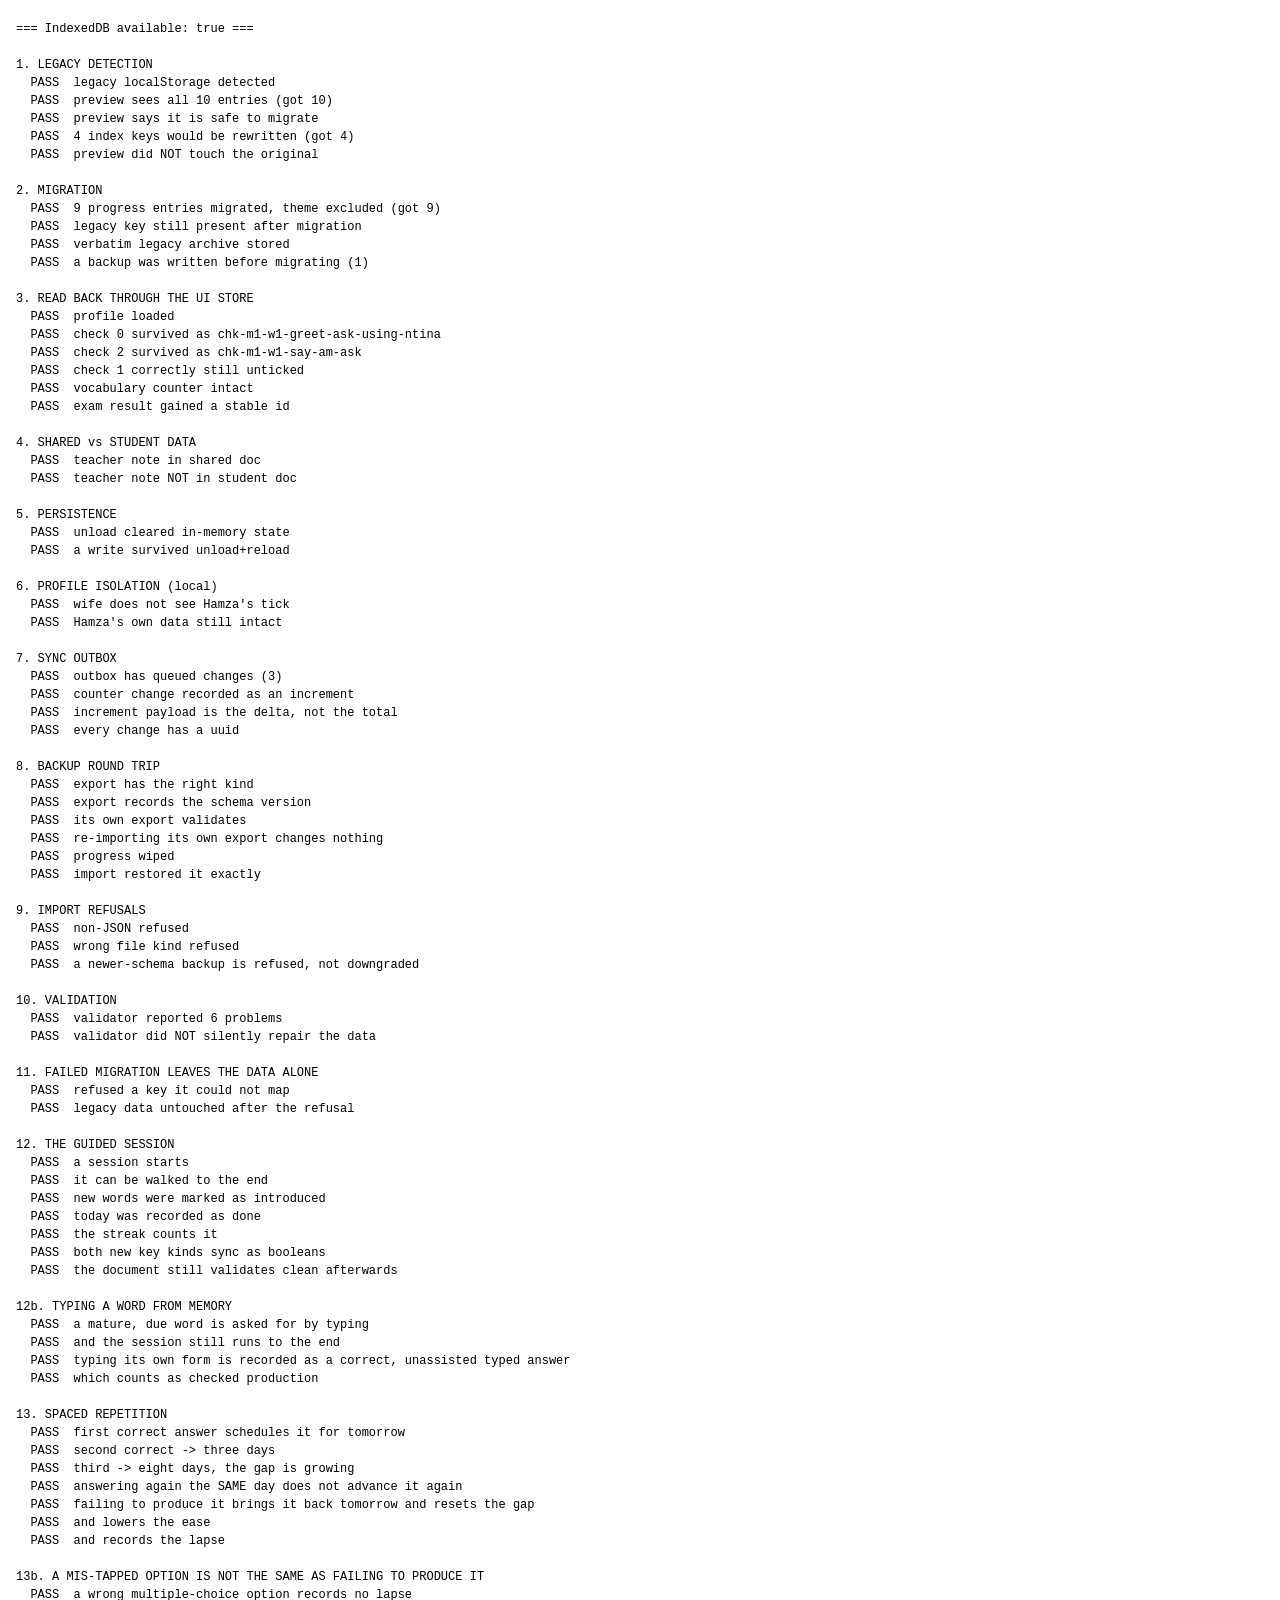
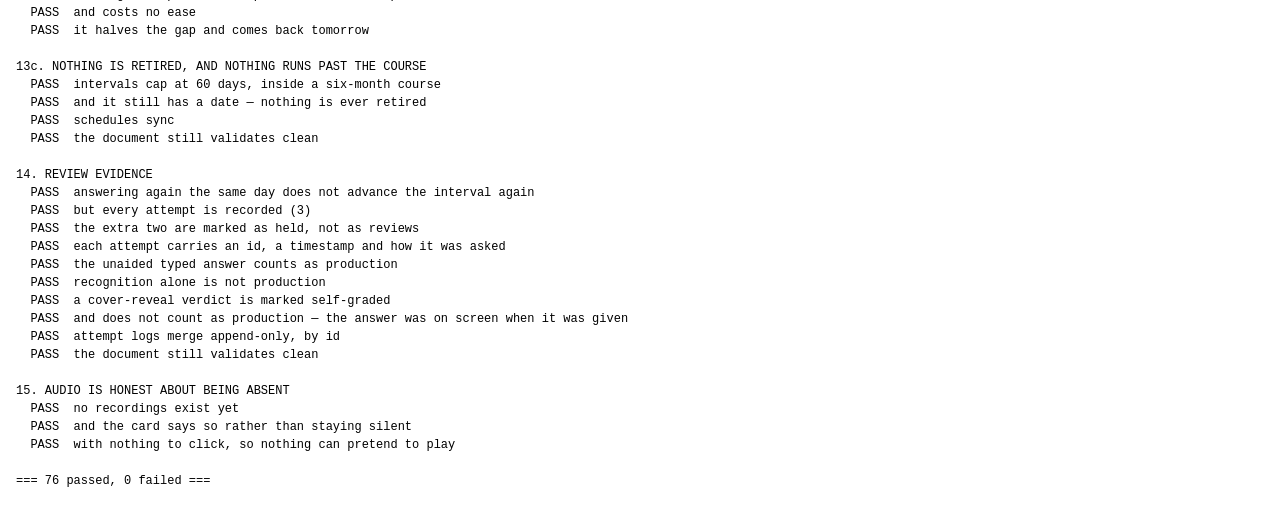
<file: selftest.html>
<!doctype html><meta charset="utf-8"><title>persistence self-test</title>
<pre id="out" style="font:12px/1.5 monospace;white-space:pre-wrap;padding:8px"></pre>
<script>
const L=[]; const log=(...a)=>{L.push(a.join(' ')); document.getElementById('out').textContent=L.join('\n');};
let pass=0, fail=0;
function ok(cond,msg){ if(cond){pass++; log('  PASS  '+msg);} else {fail++; log('  FAIL  '+msg);} }
window.addEventListener('error',e=>log('ERROR '+e.message));
window.addEventListener('unhandledrejection',e=>{log('UNHANDLED REJECTION: '+(e.reason&&e.reason.message||e.reason)); document.title='REJECTED';});
</script>
<!-- Isolate the test from real data BEFORE any app script loads:
     a throwaway IndexedDB database, and an in-memory stand-in for
     localStorage so the real legacy key is never read or written. -->
<script>
window.DARIJA_DB_NAME = 'darija-tetouan-selftest';
(function () {
  var mem = {};
  var shim = {
    getItem: function (k) { return Object.prototype.hasOwnProperty.call(mem, k) ? mem[k] : null; },
    setItem: function (k, v) { mem[k] = String(v); },
    removeItem: function (k) { delete mem[k]; },
    clear: function () { mem = {}; },
    key: function (i) { return Object.keys(mem)[i] || null; },
    get length() { return Object.keys(mem).length; }
  };
  try {
    Object.defineProperty(window, 'localStorage', { value: shim, configurable: true });
  } catch (e) {
    document.getElementById('out').textContent =
      'Cannot isolate localStorage in this browser — refusing to run, so that real progress is not touched.';
    throw e;
  }
})();
</script>
<script>
localStorage.setItem('darija.tetouan.v1', JSON.stringify({
  'chk:month1:w1:0': true,
  'chk:month1:w1:2': true,
  'cp:month1:4': true,
  'spoken:six:1': true,
  'fam:w1-hello': {r:3,w:1},
  'rate:month1:w1': 4,
  'exam:m:month1': [{score:12,total:20,date:'2026-09-01',pct:60}],
  'day:month1:w1:d1': true,
  'note:month1:w1': 'he mixed up left and right',
  'theme': 'dark'
}));
</script>
<script src="data/photos.js"></script><script src="data/verify.js"></script>
<script src="data/flags.js"></script><script src="data/dialect.js"></script>
<script src="data/situations.js"></script><script src="data/month1.js"></script>
<script src="data/month2.js"></script><script src="data/month3.js"></script>
<script src="data/courses.js"></script>
<script src="js/db.js"></script><script src="js/legacy-manifest.js"></script>
<script src="js/validation.js"></script><script src="js/supabase-config.js"></script>
<script src="js/auth.js"></script><script src="js/storage.js"></script>
<script src="js/attempts.js"></script>
<script src="js/schedule.js"></script>
<script src="js/store.js"></script><script src="js/migrations.js"></script>
<script src="js/sync.js"></script><script src="js/backup.js"></script>
<script src="js/tests.js"></script><script src="js/exams.js"></script>
<script src="js/audio.js"></script><script src="js/components.js"></script><script src="js/content-manifest.js"></script>
<script src="js/views.js"></script>
<script src="js/views-tests.js"></script>
<script src="js/views-today.js"></script>
<script>
(async function(){
  try{
    log('=== IndexedDB available: '+DB.available()+' ===\n');

    // 1. legacy detection and preview
    log('1. LEGACY DETECTION');
    ok(Migrations.legacyPresent(), 'legacy localStorage detected');
    const pv = Migrations.previewLegacy();
    ok(pv.present && pv.total===10, 'preview sees all 10 entries (got '+pv.total+')');
    ok(pv.safe, 'preview says it is safe to migrate');
    ok(pv.moved.length===4, '4 index keys would be rewritten (got '+pv.moved.length+')');
    ok(localStorage.getItem('darija.tetouan.v1')!==null, 'preview did NOT touch the original');

    // 2. profile + migration
    log('\n2. MIGRATION');
    await Storage.putProfile({id:'hamza',name:'Hamza',role:'student'});
    const res = await Migrations.migrateLegacy('hamza');
    ok(res.migrated===9, '9 progress entries migrated, theme excluded (got '+res.migrated+')');
    ok(localStorage.getItem('darija.tetouan.v1')!==null, 'legacy key still present after migration');
    const arch = await DB.get('meta','legacyArchive');
    ok(!!arch && !!arch.data, 'verbatim legacy archive stored');
    const backups = await Migrations.listBackups();
    ok(backups.length>=1, 'a backup was written before migrating ('+backups.length+')');

    // 3. load and read through Store
    log('\n3. READ BACK THROUGH THE UI STORE');
    await Storage.load('hamza');
    ok(Storage.snapshot().ready, 'profile loaded');
    const w1 = DARIJA.month1.weeks[0];
    const id0 = w1.selfCheck[0].id, id2 = w1.selfCheck[2].id;
    ok(Store.get(Store.kCheck('month1',1,id0),false)===true, 'check 0 survived as '+id0);
    ok(Store.get(Store.kCheck('month1',1,id2),false)===true, 'check 2 survived as '+id2);
    ok(Store.get(Store.kCheck('month1',1,w1.selfCheck[1].id),false)===false, 'check 1 correctly still unticked');
    ok(JSON.stringify(Store.get('fam:w1-hello',null))==='{"r":3,"w":1}', 'vocabulary counter intact');
    const ex = Store.get('exam:m:month1',[]);
    ok(ex.length===1 && !!ex[0].id, 'exam result gained a stable id');

    // 4. teacher data went to the shared document, not the student's
    log('\n4. SHARED vs STUDENT DATA');
    ok(Storage.currentShared().entries['note:month1:w1']==='he mixed up left and right','teacher note in shared doc');
    ok(Storage.currentDoc().entries['note:month1:w1']===undefined,'teacher note NOT in student doc');

    // 5. writes persist across a reload of the store
    log('\n5. PERSISTENCE');
    Store.set(Store.kDay('month1',1,2), true);
    Store.set('fam:w1-labas', {r:1,w:0});
    await Storage.flush();
    Storage.unload();
    ok(Storage.snapshot().ready===false,'unload cleared in-memory state');
    await Storage.load('hamza');
    ok(Store.get(Store.kDay('month1',1,2),false)===true,'a write survived unload+reload');

    // 6. profile isolation in local storage terms
    log('\n6. PROFILE ISOLATION (local)');
    await Storage.putProfile({id:'wife',name:'Wife',role:'student'});
    await Storage.load('wife');
    ok(Store.get(Store.kCheck('month1',1,id0),false)===false,"wife does not see Hamza's tick");
    Store.set(Store.kCheck('month1',1,id0), true);
    await Storage.flush();
    await Storage.load('hamza');
    ok(Store.get(Store.kDay('month1',1,2),false)===true,"Hamza's own data still intact");

    // 7. outbox recorded changes
    log('\n7. SYNC OUTBOX');
    const box = await DB.values('outbox');
    ok(box.length>0,'outbox has queued changes ('+box.length+')');
    const counter = box.filter(c=>c.entityType==='counter')[0];
    ok(!!counter && counter.op==='increment','counter change recorded as an increment');
    ok(counter && counter.payload.r===1 && counter.payload.w===0,'increment payload is the delta, not the total');
    ok(box.every(c=>/^[0-9a-f-]{8,}/.test(c.id)),'every change has a uuid');

    // 8. export / import round trip
    log('\n8. BACKUP ROUND TRIP');
    const before = JSON.stringify(Storage.currentDoc().entries);
    const bk = Backup.exportBackup();
    ok(bk.kind==='darija-tetouan-backup','export has the right kind');
    ok(bk.schemaVersion===Storage.SCHEMA_VERSION,'export records the schema version');
    const pv2 = Backup.inspect(JSON.stringify(bk));
    ok(pv2.ok,'its own export validates');
    ok(pv2.counts.changed===0 && pv2.counts.added===0,'re-importing its own export changes nothing');
    // wipe and restore
    await Storage.replaceAll({});
    ok(Object.keys(Storage.currentDoc().entries).length===0,'progress wiped');
    const pv3 = Backup.inspect(JSON.stringify(bk));
    await Backup.apply(pv3, {includeShared:false});
    ok(JSON.stringify(Storage.currentDoc().entries)===before,'import restored it exactly');

    // 9. a bad import must be refused
    log('\n9. IMPORT REFUSALS');
    ok(!Backup.inspect('not json').ok,'non-JSON refused');
    ok(!Backup.inspect(JSON.stringify({kind:'something-else'})).ok,'wrong file kind refused');
    const future = Object.assign({}, bk, {schemaVersion: 99});
    const pvf = Backup.inspect(JSON.stringify(future));
    ok(!pvf.ok && /NEWER/i.test(pvf.errors[0].message),'a newer-schema backup is refused, not downgraded');

    // 10. validation catches nonsense without repairing it
    log('\n10. VALIDATION');
    const bad = {schemaVersion:2,contentVersion:1,profileId:'x',entries:{
      'fam:w1-hello':{r:-1,w:0}, 'rate:month1:w1':9, 'day:x:y:z':'not a boolean',
      'exam:e':[{score:5,total:2,date:'nope'}]
    }};
    const errs = Validate.progress(bad,{manifest:false});
    ok(errs.length>=4,'validator reported '+errs.length+' problems');
    ok(bad.entries['rate:month1:w1']===9,'validator did NOT silently repair the data');

    log('\n11. FAILED MIGRATION LEAVES THE DATA ALONE');
    localStorage.setItem('darija.tetouan.v1', JSON.stringify({'chk:month1:w1:0':true,'chk:month1:w1:42':true}));
    const snap = localStorage.getItem('darija.tetouan.v1');
    let threw=false;
    try { await Migrations.migrateLegacy('hamza'); } catch(e){ threw=/cannot be mapped/i.test(e.message); }
    ok(threw,'refused a key it could not map');
    ok(localStorage.getItem('darija.tetouan.v1')===snap,'legacy data untouched after the refusal');

    log('\n12. THE GUIDED SESSION');
    await Storage.load('hamza');
    Views.resetToday();
    const mkbtn = (act,i)=>({dataset:{sess:act,i:i},closest:sel=>sel==='[data-sess]'?mkbtn.self:null});
    const clickSess = (act,i)=>{ const b={dataset:{sess:act,i:i}}; b.closest=sel=>sel==='[data-sess]'?b:null; return Views.todayClick(b); };
    let h0 = Views.today();
    ok(/class="sessstep">1 \/ \d+</.test(h0), 'a session starts');
    let guard = 0;
    while (guard++ < 200) {
      const h = Views.today();
      if (/Session done/.test(h)) break;
      if (/data-sess="next"/.test(h))        clickSess('next');
      else if (/data-sess="reveal"/.test(h)) clickSess('reveal');
      else if (/data-sess="got"/.test(h))    clickSess('got');
      else if (/data-sess="answer"/.test(h)) clickSess('answer','0');
      else if (/id="produceform"/.test(h))   Views.todayProduced('x');
      else break;
    }
    ok(/Session done/.test(Views.today()), 'it can be walked to the end');
    const ents = Storage.currentDoc().entries;
    /* the app's own local day: a UTC date is a different day for part of every
       evening in Tetouan, and this check used to fail then */
    const dayKey = 'did:' + Sched.todayStr();
    ok(Object.keys(ents).some(k=>k.startsWith('seen:')), 'new words were marked as introduced');
    ok(ents[dayKey] === true, 'today was recorded as done');
    ok(Views.streak() >= 1, 'the streak counts it');
    ok(Sync.classify('seen:x') === 'bool' && Sync.classify(dayKey) === 'bool',
       'both new key kinds sync as booleans');
    ok(Validate.progress(Storage.currentDoc(), {manifest:true}).length === 0,
       'the document still validates clean afterwards');

    log('\n12b. TYPING A WORD FROM MEMORY');
    /* the default session never reaches the typed step - a new learner has no
       mature word - so make one word mature and due, and type its answer */
    await Storage.load('hamza');
    const prodCard = UI.allActiveCards().filter(c => c.courseId === 'month1' && c.week === 1)[2];
    Store.set('seen:' + prodCard.id, true);
    Store.set('sched:' + prodCard.id, { d: Sched.addDays(Sched.todayStr(), -1), i: 8, e: 250, n: 4, l: 0 });
    const attBefore = Attempts.all(prodCard.id).length;
    Views.resetToday();
    let typedAt = 0, g2 = 0;
    while (g2++ < 200) {
      const h = Views.today();
      if (/Session done/.test(h)) break;
      if (/id="produceform"/.test(h))        { typedAt++; Views.todayProduced(prodCard.phon); }
      else if (/data-sess="next"/.test(h))   clickSess('next');
      else if (/data-sess="reveal"/.test(h)) clickSess('reveal');
      else if (/data-sess="got"/.test(h))    clickSess('got');
      else if (/data-sess="answer"/.test(h)) clickSess('answer','0');
      else break;
    }
    ok(typedAt >= 1, 'a mature, due word is asked for by typing');
    ok(/Session done/.test(Views.today()), 'and the session still runs to the end');
    const typedRec = Attempts.all(prodCard.id).slice(attBefore).filter(r => r.task === 'produce');
    ok(typedRec.length >= 1 && typedRec.some(r => r.ok && !r.assisted),
       'typing its own form is recorded as a correct, unassisted typed answer');
    ok(Attempts.hasProduced(prodCard.id), 'which counts as checked production');

    log('\n13. SPACED REPETITION');
    await Storage.load('hamza');
    const T = Sched.todayStr();
    /* a review ladder is measured in DAYS, and a card may not advance twice in
       one of them - so move the clock on between answers */
    const nextDay = id => {
      const sc = Sched.get(id); if (sc) { sc.a = null; Store.set('sched:'+id, sc); }
      Store.set('att:'+id, Attempts.all(id).map(r =>
        Object.assign({}, r, { at: new Date(Date.parse(r.at) - 86400000).toISOString() })));
    };
    const L = 'w1-labas';
    Sched.grade(L, true, {task:'produce'});
    ok(Sched.get(L).i === 1, 'first correct answer schedules it for tomorrow');
    nextDay(L); Sched.grade(L, true, {task:'produce'});
    ok(Sched.get(L).i === 3, 'second correct -> three days');
    nextDay(L); Sched.grade(L, true, {task:'produce'});
    ok(Sched.get(L).i === 8, 'third -> eight days, the gap is growing');
    const held = Sched.get(L).i;
    Sched.grade(L, true, {task:'produce'});
    Sched.grade(L, true, {task:'recognise'});
    ok(Sched.get(L).i === held, 'answering again the SAME day does not advance it again');
    const e0 = Sched.get(L).e;
    nextDay(L); Sched.grade(L, false, {task:'produce'});
    ok(Sched.get(L).d === Sched.addDays(Sched.todayStr(),1) && Sched.get(L).i === 0,
       'failing to produce it brings it back tomorrow and resets the gap');
    ok(Sched.get(L).e === e0 - 20, 'and lowers the ease');
    ok(Sched.get(L).l === 1, 'and records the lapse');

    log('\n13b. A MIS-TAPPED OPTION IS NOT THE SAME AS FAILING TO PRODUCE IT');
    const SOFT = 'w1-bikhir';
    Store.set('sched:'+SOFT, {d:T, i:20, e:250, n:5, l:0});
    Sched.grade(SOFT, false, {task:'recognise'});
    ok(Sched.get(SOFT).l === 0, 'a wrong multiple-choice option records no lapse');
    ok(Sched.get(SOFT).e === 250, 'and costs no ease');
    ok(Sched.get(SOFT).i === 10, 'it halves the gap and comes back tomorrow');

    log('\n13c. NOTHING IS RETIRED, AND NOTHING RUNS PAST THE COURSE');
    const FAR = 'w1-marhba';
    for (let i=0;i<40;i++) { nextDay(FAR); Sched.grade(FAR, true, {task:'produce'}); }
    ok(Sched.get(FAR).i <= 60, 'intervals cap at 60 days, inside a six-month course');
    ok(Sched.get(FAR).d > T, 'and it still has a date — nothing is ever retired');
    ok(Sync.classify('sched:x') === 'lww', 'schedules sync');
    ok(Validate.progress(Storage.currentDoc(), {manifest:true}).length === 0,
       'the document still validates clean');

    log('\n14. REVIEW EVIDENCE');
    await Storage.load('hamza');
    const C = 'w1-marhba';
    UI.markFam(C, true, { task: 'produce' });
    const first = JSON.parse(JSON.stringify(Sched.get(C)));
    UI.markFam(C, true, { task: 'recognise' });
    UI.markFam(C, true, { task: 'exam' });
    ok(Sched.get(C).i === first.i && Sched.get(C).d === first.d,
       'answering again the same day does not advance the interval again');
    ok(Attempts.all(C).length === 3, 'but every attempt is recorded (3)');
    ok(Attempts.all(C).filter(r => r.sched === 'hold').length === 2,
       'the extra two are marked as held, not as reviews');
    ok(Attempts.all(C).every(r => r.id && r.at && r.task),
       'each attempt carries an id, a timestamp and how it was asked');
    ok(Attempts.hasProduced(C) === true, 'the unaided typed answer counts as production');
    const R = 'w1-ntina';
    UI.markFam(R, true, { task: 'recognise' });
    ok(Attempts.hasProduced(R) === false, 'recognition alone is not production');
    const SG = 'w1-smiti';
    UI.markFam(SG, true, { task: 'recall', assisted: true });
    ok(Attempts.all(SG)[0].self === true, 'a cover-reveal verdict is marked self-graded');
    ok(Attempts.hasProduced(SG) === false,
       'and does not count as production — the answer was on screen when it was given');
    ok(Sync.classify('att:' + C) === 'append', 'attempt logs merge append-only, by id');
    ok(Validate.progress(Storage.currentDoc(), {manifest:true}).length === 0,
       'the document still validates clean');

    log('\n15. AUDIO IS HONEST ABOUT BEING ABSENT');
    ok(Audio2.count() === 0, 'no recordings exist yet');
    const btn = Audio2.button('w1-hello', {id:'w1-hello'});
    ok(/not recorded yet/.test(btn), 'and the card says so rather than staying silent');
    ok(!/data-audio=/.test(btn), 'with nothing to click, so nothing can pretend to play');

    log('\n=== '+pass+' passed, '+fail+' failed ===');
    document.title = fail? ('FAIL '+fail) : ('PASS '+pass);
  }catch(e){
    log('\nHARNESS THREW: '+e.message+'\n'+e.stack);
    document.title='THREW';
  }
})();
</script>
</file>
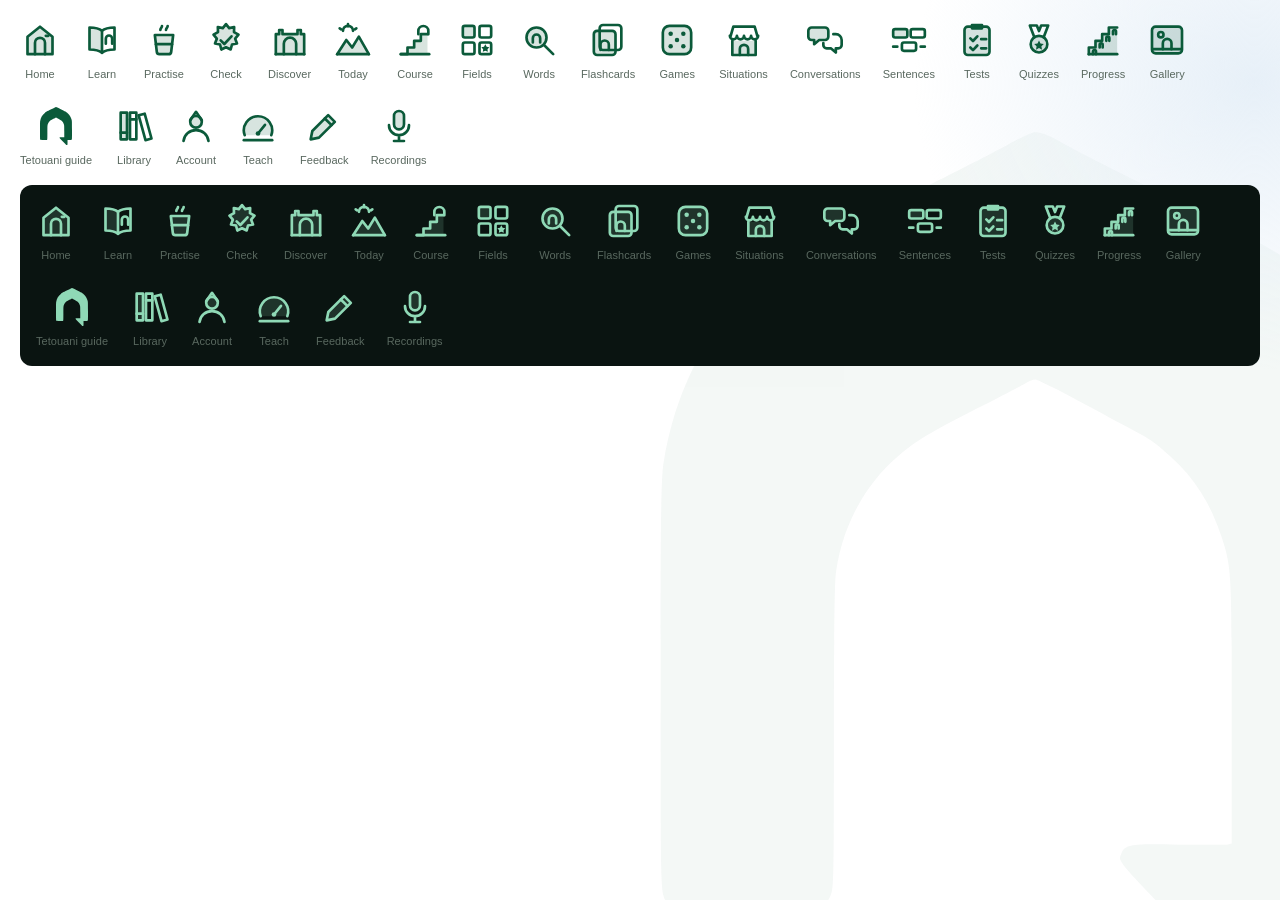
<file: design/identity/icon/icon-sheet.html>
<!-- The icon sheet: every section icon at 40px, light and dark. Open it through serve.py. -->
<!doctype html><meta charset="utf-8"><link rel="stylesheet" href="../../../assets/styles.css">
<style>body{background:#fff;padding:20px;font-family:sans-serif}.row{display:flex;gap:22px;align-items:flex-end;flex-wrap:wrap}.row div{text-align:center;font-size:11px;color:#59685F}.row svg{width:40px;height:40px;color:#0B5A3A;display:block;margin:0 auto 6px}.dark{background:#0A1411;margin-top:16px;padding:16px;border-radius:12px}.dark svg{color:#8FD9B6}</style>
<div id="sprite"></div>
<div class="row" id="r"></div><div class="row dark" id="d"></div>
<script>
fetch('../../../index.html').then(r=>r.text()).then(t=>{const m=t.match(/<svg[^>]*style="display:none"[\s\S]*?<\/svg>/)||t.match(/<svg[^>]*aria-hidden="true"[^>]*>[\s\S]*?<symbol[\s\S]*?<\/svg>/);document.getElementById('sprite').innerHTML=m?m[0]:'';
const ids=['i-house','i-learn','i-speak','i-check8','i-gate','i-today','i-course','i-fields','i-find','i-flash','i-dice','i-scene','i-bubbles','i-bricks','i-checklist','i-medal','i-rise','i-picture','logo-mark','i-shelf','i-user','i-gauge','i-pen','i-mic'];
const names=['Home','Learn','Practise','Check','Discover','Today','Course','Fields','Words','Flashcards','Games','Situations','Conversations','Sentences','Tests','Quizzes','Progress','Gallery','Tetouani guide','Library','Account','Teach','Feedback','Recordings'];
for(const id of ['r','d']) document.getElementById(id).innerHTML=ids.map((i,k)=>'<div><svg'+(i==='logo-mark'?' style="width:32px"':'')+'><use href="#'+i+'"/></svg>'+names[k]+'</div>').join('');});
</script>
</file>
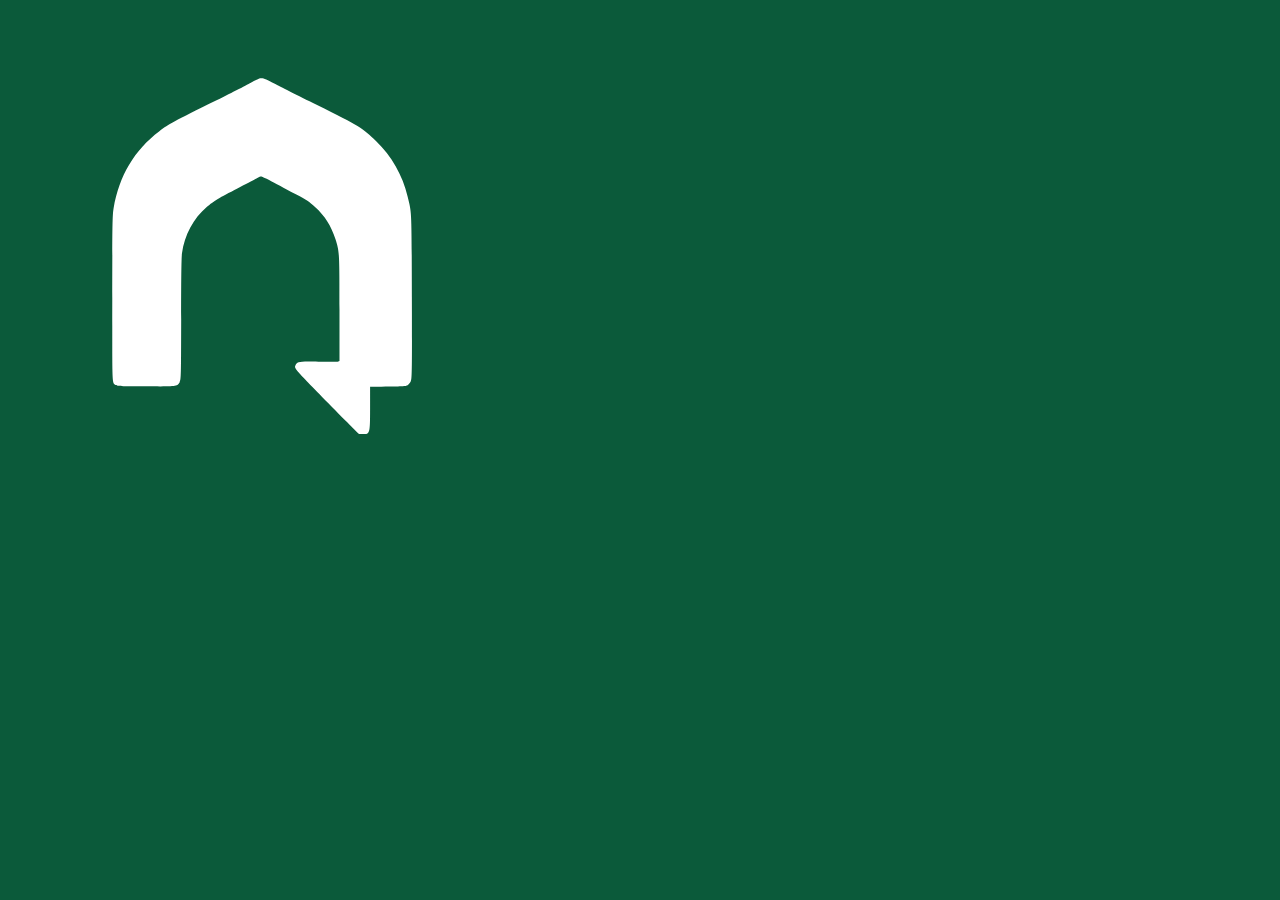
<file: design/identity/icon/icon.html>
<!doctype html><meta charset="utf-8"><title>icon</title>
<style>html,body{margin:0;background:#0B5A3A}.c{width:512px;height:512px;display:grid;place-items:center;background:#0B5A3A}
svg{width:300px;height:auto;display:block;transform:translateX(6px)}</style>
<div class="c"><svg viewBox="0 0 112.75 134"><path fill="#FFFFFF" fill-rule="evenodd" d="M95.4 133.9C96.9 133.2 97 132.8 97 123.9L97 116L101.2 116C110.4 115.9 110.4 115.9 111.2 115.4C111.6 115.1 112.1 114.5 112.3 114C112.7 113.2 112.8 111.4 112.7 82.4C112.6 48.9 112.7 51 111.1 44.5C109.3 36.8 105 29.2 99.3 23.8C94.2 18.8 93.2 18.2 76.9 10.1C69.9 6.7 62.8 3.1 61.2 2.2C57.8 0.3 56.8 -0.1 55.7 0.1C55.3 0.2 53.9 0.9 52.5 1.6C51.2 2.4 45.3 5.4 39.5 8.3C22.8 16.5 21.6 17.2 17.8 20C8.4 27.1 2.7 36.7 0.6 49C0.2 51.4 0.1 54 0.1 82.6C0.1 116.3 0 114.5 1.5 115.4C2.1 115.8 3.1 115.9 12.5 115.9C24.5 116 24.7 116 25.5 114.2C26 113.2 26 112.1 26 90.5C26 75.7 26.1 67.1 26.3 65.9C27.2 59.1 30.7 52.6 35.6 48.5C38.4 46.1 40.1 45.1 47.3 41.4C50.9 39.6 54.3 37.8 54.8 37.5C55.2 37.2 55.8 37 56.1 37C56.5 37 59.7 38.6 69.1 43.7C73.5 46 73.9 46.3 76.3 48.5C80 51.8 82.4 55.7 84 60.6C85.5 65.2 85.5 65.9 85.5 87.2L85.5 106.4L84.8 106.6C84.4 106.6 81.2 106.6 77.6 106.6C70.4 106.4 69.5 106.6 69 107.9C68.5 109.3 67.1 107.8 88.5 129.5C90.9 132 93 134 93.2 134.1C93.9 134.3 94.5 134.3 95.4 133.9Z"/></svg></div>
</file>
<file: assets/styles.css>
/* =========================================================================
   TETOUTALK  —  Everyday Darija, the Tetouan way.

   The identity is Ahmed's: design/identity/VISUAL-IDENTITY-FOR-CLAUDE.txt.
   White space first, as on the city's lime-washed walls. Medina green for the
   logo, primary actions and selected states; indigo for links and secondary
   actions; thread red kept scarce and meaning only "wrong" or "problem".

   Three faces, each doing one job:
     Lora              English headings and introductions.
     Source Sans 3     everything else, including the Darija in Latin letters:
                       it carries every transliteration letter the course uses
                       (ḥ ṣ ṭ ḍ ẓ ʿ ə), which Lora does not.
     Noto Naskh Arabic the Arabic, large, with room for the harakat.

   The pointed arch of the mark is the one recurring shape. It frames the word
   being learned, the way a doorway frames the street. Structure, not wallpaper.

   Self-hosted: nothing is fetched at runtime. Licences sit beside the fonts.
   ========================================================================= */

@font-face{font-family:'Source Sans 3';src:url('fonts/source-sans-3.woff2') format('woff2');
  font-weight:400 700;font-style:normal;font-display:swap}
@font-face{font-family:'Lora';src:url('fonts/lora.woff2') format('woff2');
  font-weight:500 700;font-style:normal;font-display:swap}
@font-face{font-family:'Noto Naskh Arabic';src:url('fonts/noto-naskh-arabic.woff2') format('woff2');
  font-weight:400 700;font-style:normal;font-display:swap;
  unicode-range:U+0600-06FF,U+0750-077F,U+0870-088E,U+0890-0891,U+0898-08E1,U+08E3-08FF,U+200C-200E,
    U+2010-2011,U+204F,U+2E41,U+FB50-FDFF,U+FE70-FE74,U+FE76-FEFC}

/* The old token NAMES are kept on purpose: two dozen pages are written against
   them, and every one of them inherits the identity through these values
   without being touched. 'zellige' is the medina green; 'saffron', the old
   warm accent, is now the indigo secondary; 'clay' is the thread red. */
:root{
  /* the identity's own values, exactly */
  --ink:#20352C; --ink-2:#59685F; --ink-3:#59685F;
  --base:#FFFFFF; --surface:#FFFFFF; --surface-2:#F3F4F6; --surface-3:#E7E9EC;
  /* #D9E1DB groups and divides; a control's edge needs 3:1, so inputs and
     outlined buttons use the darker line */
  --line:#D9E1DB; --line-2:#85948B;

  --zellige:#0B5A3A; --zellige-ink:#08452D; --zellige-soft:#E4F1EA; --zellige-line:#A8CDB9;
  --saffron:#1E3A8A; --saffron-soft:#E8ECF7; --saffron-line:#B7C3E6;
  --clay:#D11A2A; --clay-soft:#FDECEE;

  --ok:#0B5A3A; --ok-soft:#E4F1EA;
  --on-zellige:#FFFFFF;
  --glass:rgba(255,255,255,.9);

  --indigo:#1E3A8A; --indigo-soft:#E8ECF7;
  --brass:var(--zellige);   /* retired; kept so nothing written against it breaks */
  --door:#0B5A3A;
  --night:#0A1411;
  --logo:#0B5A3A;
  /* a single-hue ramp for "seen, learning, known" */
  --ramp-1:#B5D6C5; --ramp-2:#5E9E80;

  --sans:'Source Sans 3',-apple-system,BlinkMacSystemFont,'Segoe UI',Roboto,sans-serif;
  --display:'Lora',Georgia,'Times New Roman',serif;
  --darija:var(--sans);
  --arabic:'Noto Naskh Arabic','Geeza Pro','Al Bayan',serif;
  --serif:var(--display);

  --r-sm:10px; --r:16px; --r-lg:24px;
  --sh-1:0 1px 2px rgba(32,53,44,.05);
  --sh-2:0 6px 20px -8px rgba(32,53,44,.16);
  --sh-3:0 20px 44px -18px rgba(32,53,44,.28);
  --rail:248px;
  --ease:cubic-bezier(.2,.7,.2,1);
}

/* after dark: the same green and indigo, lifted so they read on a dark ground,
   and the logo reversed to near-white */
@media (prefers-color-scheme:dark){ :root:not([data-theme="light"]){
  --ink:#ECF2EE; --ink-2:#AFC0B6; --ink-3:#97A99F;
  --base:#0A1411; --surface:#111D19; --surface-2:#16251F; --surface-3:#1E3029;
  --line:#22362E; --line-2:#5A7366;
  --zellige:#5FC79B; --zellige-ink:#8FDDBA; --zellige-soft:#123327; --zellige-line:#2A5E48;
  --saffron:#A9BBF2; --saffron-soft:#18213F; --saffron-line:#34437A;
  --clay:#FF7B85; --clay-soft:#3A1418;
  --ok:#5FC79B; --ok-soft:#123327;
  --on-zellige:#04140D;
  --glass:rgba(10,20,17,.86);
  --indigo:#A9BBF2; --indigo-soft:#18213F; --door:#123F33;
  --logo:#F1F5F2;
  --ramp-1:#24503F; --ramp-2:#3A8466;
  --sh-1:0 1px 2px rgba(0,0,0,.4);
  --sh-2:0 8px 24px -8px rgba(0,0,0,.6);
  --sh-3:0 24px 48px -16px rgba(0,0,0,.75);
}}
:root[data-theme="dark"]{
  --ink:#ECF2EE; --ink-2:#AFC0B6; --ink-3:#97A99F;
  --base:#0A1411; --surface:#111D19; --surface-2:#16251F; --surface-3:#1E3029;
  --line:#22362E; --line-2:#5A7366;
  --zellige:#5FC79B; --zellige-ink:#8FDDBA; --zellige-soft:#123327; --zellige-line:#2A5E48;
  --saffron:#A9BBF2; --saffron-soft:#18213F; --saffron-line:#34437A;
  --clay:#FF7B85; --clay-soft:#3A1418;
  --ok:#5FC79B; --ok-soft:#123327;
  --on-zellige:#04140D;
  --glass:rgba(10,20,17,.86);
  --indigo:#A9BBF2; --indigo-soft:#18213F; --door:#123F33;
  --logo:#F1F5F2;
  --ramp-1:#24503F; --ramp-2:#3A8466;
  --sh-1:0 1px 2px rgba(0,0,0,.4);
  --sh-2:0 8px 24px -8px rgba(0,0,0,.6);
  --sh-3:0 24px 48px -16px rgba(0,0,0,.75);
}

*{box-sizing:border-box}
html,body{margin:0;padding:0}
body{font-family:var(--sans);background:var(--base);color:var(--ink);font-size:17px;line-height:1.6;
  -webkit-text-size-adjust:100%;overflow-x:hidden;-webkit-font-smoothing:antialiased;text-rendering:optimizeLegibility}
a{color:var(--indigo);text-decoration:none}
::selection{background:var(--saffron-soft);color:var(--zellige-ink)}

/* keyboard focus, everywhere, always visible */
:focus-visible{outline:2.5px solid var(--saffron);outline-offset:2px;border-radius:4px}
button:focus-visible,a:focus-visible,input:focus-visible,summary:focus-visible,textarea:focus-visible,
select:focus-visible{outline:2.5px solid var(--saffron);outline-offset:2px}

/* ---- THE SIGNATURE: one zellige interlace line, used only as a rule and a
   card corner. Nothing else in this design is decorative. ---- */
.zline{height:8px;border:0;margin:0;
  background-image:url("data:image/svg+xml,%3Csvg xmlns='http://www.w3.org/2000/svg' width='32' height='8' viewBox='0 0 32 8'%3E%3Cpath d='M0 4 L4 0 L8 4 L12 8 L16 4 L20 0 L24 4 L28 8 L32 4' fill='none' stroke='%23D8A23B' stroke-width='1' opacity='.55'/%3E%3Cpath d='M0 4 L4 8 L8 4 L12 0 L16 4 L20 8 L24 4 L28 0 L32 4' fill='none' stroke='%231D4E5C' stroke-width='1' opacity='.35'/%3E%3C/svg%3E");
  background-repeat:repeat-x;background-position:center}

/* ============================ SHELL ============================ */
.shell{display:block}
.content{min-height:100vh;padding-bottom:calc(72px + env(safe-area-inset-bottom))}

.topbar{position:sticky;top:0;z-index:30;background:var(--glass);
  -webkit-backdrop-filter:blur(12px);backdrop-filter:blur(12px);
  border-bottom:1px solid var(--line);padding:10px 16px;display:flex;align-items:center;gap:10px}
.mark{flex:none;width:26px;height:26px;color:var(--zellige)}
.brand{flex:1;min-width:0;font-size:15px;font-weight:700;letter-spacing:-.02em;line-height:1.15}
.brand small{display:block;font-weight:500;color:var(--ink-3);font-size:9.5px;letter-spacing:.11em;
  text-transform:uppercase;margin-top:2px}

.iconbtn{flex:none;width:38px;height:38px;border:1px solid var(--line);background:var(--surface);
  border-radius:var(--r-sm);font-size:15px;cursor:pointer;display:flex;align-items:center;
  justify-content:center;padding:0;color:var(--ink)}
.role-toggle{display:flex;background:var(--surface-2);border:1px solid var(--line);border-radius:var(--r-sm);
  padding:2px;gap:2px;flex:none}
.role-toggle button{border:0;background:transparent;color:var(--ink-2);font:inherit;font-size:12px;
  font-weight:600;padding:7px 11px;border-radius:6px;cursor:pointer;min-height:34px}
.role-toggle button[aria-pressed="true"]{background:var(--zellige);color:var(--on-zellige)}

main{padding:18px 16px 28px;max-width:780px;margin:0 auto}

/* ---- the rail: a tab bar on a phone, a sidebar on a laptop ---- */
.rail{position:fixed;left:0;right:0;bottom:0;z-index:40;background:var(--glass);
  -webkit-backdrop-filter:blur(12px);backdrop-filter:blur(12px);
  border-top:1px solid var(--line);padding-bottom:env(safe-area-inset-bottom)}
.rail-head,.rail-snap,.rail-foot{display:none}
.nav{display:flex}
.teacher-nav{display:none}
body[data-role="teacher"] .student-nav{display:none}
body[data-role="teacher"] .teacher-nav{display:flex}
.nav a{position:relative;flex:1;display:flex;flex-direction:column;align-items:center;justify-content:center;
  gap:3px;min-height:56px;padding:6px 2px;color:var(--ink-3);font-size:10px;font-weight:600;letter-spacing:.01em}
.nav a .ico{font-size:19px;line-height:1}
.nav a.on{color:var(--zellige-ink)}
.nav a.on .ico{position:relative}
.nav a.on::before{content:"";position:absolute;top:0;left:50%;transform:translateX(-50%);
  width:26px;height:3px;border-radius:0 0 3px 3px;background:var(--saffron)}
.nav a[data-secondary]{display:none}          /* phone: exactly five tabs */

/* ============================ LAPTOP ============================ */
@media (min-width:900px){
  .shell{display:grid;grid-template-columns:var(--rail) 1fr;align-items:start}
  .content{padding-bottom:0}
  .topbar{display:none}
  main{padding:30px 36px 60px;max-width:1180px;margin:0}

  .rail{position:sticky;top:0;left:auto;right:auto;bottom:auto;height:100vh;
    border-top:0;border-right:1px solid var(--line);background:var(--surface);backdrop-filter:none;
    display:flex;flex-direction:column;padding:22px 14px 16px}
  .rail-head{display:flex;align-items:center;gap:10px;padding:0 8px 18px;margin-bottom:6px;
    border-bottom:1px solid var(--line)}
  .rail-head .mark{width:30px;height:30px}
  .nav{flex-direction:column;gap:2px;margin-top:12px}
  .nav a{flex:none;flex-direction:row;justify-content:flex-start;gap:12px;min-height:44px;
    padding:10px 12px;border-radius:var(--r-sm);font-size:14px;font-weight:600}
  .nav a .ico{font-size:17px;width:20px;text-align:center}
  .nav a.on{background:var(--zellige-soft);color:var(--zellige-ink)}
  .nav a.on::before{top:50%;left:0;transform:translateY(-50%);width:3px;height:20px;border-radius:0 3px 3px 0}
  .nav a[data-secondary]{display:flex}
  .nav a[data-secondary]{color:var(--ink-3);font-weight:500}
  .rail-sep{display:block;margin:12px 8px 4px;font-size:9.5px;letter-spacing:.13em;text-transform:uppercase;
    color:var(--ink-3);font-weight:700}

  .rail-snap{display:block;margin:16px 0 0;padding:14px 12px;background:var(--surface-2);
    border-radius:var(--r);border:1px solid var(--line)}
  .rail-foot{display:flex;align-items:center;gap:8px;margin-top:auto;padding-top:14px;
    border-top:1px solid var(--line)}
  .rail-foot .role-toggle{flex:1}
  .rail-foot .role-toggle button{flex:1;justify-content:center}
}
.rail-sep{display:none}

/* two-column vocabulary on a wide screen */
@media (min-width:900px){
  /* grid, not columns: CSS columns fragment a card and stretch its corner accent */
  .vsection .secbody{display:grid;grid-template-columns:1fr 1fr;gap:0 14px;align-items:start}
  .vsection .secbody>.drill,.vsection .secbody>.vgrid{grid-column:1 / -1}
}
@media (min-width:1500px){ .vsection .secbody{grid-template-columns:repeat(3,1fr)} }
@media (min-width:1600px){ main{max-width:1400px;padding-left:56px;padding-right:56px} }

/* ============================ MOTION ============================ */
@keyframes routein{from{opacity:0;transform:translateY(6px)}to{opacity:1;transform:none}}
main>*:not(.pagewash){animation:routein .22s ease-out both}
@media (prefers-reduced-motion:reduce){
  *,*::before,*::after{animation-duration:.001ms !important;animation-iteration-count:1 !important;
    transition-duration:.001ms !important;scroll-behavior:auto !important}
  main>*:not(.pagewash){animation:none}
}

/* ============================ TYPE ============================ */
h1{font-size:27px;line-height:1.15;margin:0 0 6px;letter-spacing:-.035em;font-weight:700}
@media(min-width:900px){h1{font-size:33px}}
h2{font-size:10.5px;margin:30px 0 12px;letter-spacing:.14em;text-transform:uppercase;color:var(--ink-3);
  font-weight:700;display:flex;align-items:center;gap:12px}
h2::after{content:"";flex:1;height:8px;
  background-image:url("data:image/svg+xml,%3Csvg xmlns='http://www.w3.org/2000/svg' width='32' height='8' viewBox='0 0 32 8'%3E%3Cpath d='M0 4 L4 0 L8 4 L12 8 L16 4 L20 0 L24 4 L28 8 L32 4' fill='none' stroke='%23D8A23B' stroke-width='1' opacity='.5'/%3E%3C/svg%3E");
  background-repeat:repeat-x;background-position:center}
h3{font-size:15px;margin:0 0 6px;font-weight:700;letter-spacing:-.015em}
.sub{color:var(--ink-2);margin:0 0 20px;font-size:14.5px;line-height:1.6}
.crumb{font-size:9.5px;color:var(--ink-3);margin:0 0 9px;text-transform:uppercase;letter-spacing:.13em;
  font-weight:700}
.crumb a{color:var(--ink-3)}
.muted{color:var(--ink-2);font-size:13.5px}
.empty{text-align:center;color:var(--ink-3);padding:44px 16px;font-size:14px}
.grouphead{margin:20px 0 9px;color:var(--ink-3);text-transform:uppercase;letter-spacing:.13em;
  font-size:10px;font-weight:700}
code{font-family:ui-monospace,SFMono-Regular,Menlo,monospace;font-size:.88em;background:var(--surface-2);
  padding:2px 6px;border-radius:5px}

/* Arabic: never small, never the system default */
.ar{font-family:var(--arabic);direction:rtl;unicode-bidi:isolate;text-align:right;display:block;
  font-size:28px;line-height:1.9;margin:2px 0 4px}
.ar.sec{font-size:23px;opacity:.8;margin:7px 0 0;text-align:left}
.ar.sec.sm{font-size:21px;margin:4px 0 0}
.ar.sm{font-size:22px;margin:0;display:inline-block;line-height:1.6}
.ar.fu{font-size:24px;margin:0;line-height:1.95;text-align:right;opacity:1}

/* ============================ SURFACES ============================ */
.panel{background:var(--surface);border:1px solid var(--line);border-radius:var(--r);padding:16px 18px;
  margin:0 0 12px;box-shadow:var(--sh-1)}
.panel.tight{padding:13px 15px}
a.panel,a.weekrow,a.tile{color:inherit}
.locked{opacity:.55}
.locked .panel{border-style:dashed;box-shadow:none}

/* card corner accent — the second and last use of the signature */
.vcard,.qcard,.ladder{position:relative}
.vcard::after,.qcard::after{content:"";position:absolute;top:0;right:0;width:26px;height:26px;
  pointer-events:none;border-top:2px solid var(--saffron);border-right:2px solid var(--saffron);
  border-top-right-radius:var(--r);opacity:.34}
.vcard.marker::after{opacity:.9}

/* ============================ HERO ============================ */
.hero{position:relative;overflow:hidden;border-radius:var(--r-lg);padding:24px 20px 20px;margin:0 0 22px;
  background:var(--zellige);color:#fff;box-shadow:var(--sh-2)}
.hero .harab{font-family:var(--arabic);direction:rtl;font-size:26px;line-height:1.6;opacity:.9;margin:0}
.hero h1{color:#fff;margin:2px 0 8px}
.hero .hsub{margin:0;font-size:13.5px;opacity:.88;line-height:1.6;max-width:46ch}
.hero .hrow{display:flex;align-items:center;gap:16px;margin:20px 0 0}
.hero .hmeta{flex:1;min-width:0}
.hero .hweek{font-size:10px;text-transform:uppercase;letter-spacing:.13em;opacity:.82;font-weight:700}
.hero .htitle{font-size:18px;font-weight:700;margin:3px 0 0;line-height:1.3;letter-spacing:-.02em}
.hero .btn{background:#fff;color:var(--zellige-ink);border-color:#fff;margin-top:16px;font-weight:700}
.hero.hasphoto{background-size:cover}
:root[data-theme="dark"] .hero,
:root:not([data-theme="light"]) .hero{border:1px solid var(--zellige-line)}
@media (prefers-color-scheme:dark){:root:not([data-theme="light"]) .hero{background:var(--zellige-soft);color:var(--ink)}
  :root:not([data-theme="light"]) .hero h1{color:var(--ink)}
  :root:not([data-theme="light"]) .hero .btn{background:var(--zellige);color:var(--on-zellige);border-color:var(--zellige)}}
:root[data-theme="dark"] .hero{background:var(--zellige-soft);color:var(--ink)}
:root[data-theme="dark"] .hero h1{color:var(--ink)}
:root[data-theme="dark"] .hero .btn{background:var(--zellige);color:var(--on-zellige);border-color:var(--zellige)}

.ring{flex:none;display:block}
.ring .rbg{stroke:currentColor;opacity:.24}
.ring .rfg{stroke:currentColor;stroke-linecap:round;transition:stroke-dashoffset .4s ease}
.ring text{font-family:var(--sans);font-size:14px;font-weight:700;fill:currentColor}

/* ============================ NAVIGATION BITS ============================ */
.wstrip{display:flex;gap:8px}
.wpill{flex:1;text-align:center;padding:14px 4px;border-radius:var(--r-sm);background:var(--surface);
  border:1px solid var(--line);color:var(--ink-2);font-weight:700;font-size:15px;min-height:56px}
.wpill span{display:block;font-size:9px;font-weight:700;letter-spacing:.1em;text-transform:uppercase;
  opacity:.62;margin-top:3px}
.wpill.done{background:var(--zellige-soft);border-color:var(--zellige-line);color:var(--zellige-ink)}
.wpill.now{border-color:var(--saffron);box-shadow:inset 0 0 0 1px var(--saffron)}

.tiles{display:grid;grid-template-columns:1fr 1fr;gap:10px;margin:0 0 14px}
@media(max-width:400px){.tiles{grid-template-columns:1fr}}
@media(min-width:900px){.tiles{grid-template-columns:repeat(3,1fr)}}
.tile{display:flex;flex-direction:column;gap:3px;background:var(--surface);border:1px solid var(--line);
  border-radius:var(--r);padding:16px;box-shadow:var(--sh-1);transition:border-color .15s,box-shadow .15s;
  min-height:56px}
.tile:hover,.tile:active{border-color:var(--zellige-line);box-shadow:var(--sh-2)}
.tile .ticon{font-size:20px;line-height:1;margin-bottom:8px}
.tile .ttitle{font-size:15px;font-weight:700;letter-spacing:-.02em}
.tile .tsub{font-size:12.5px;color:var(--ink-2);line-height:1.45}
.tile .tprog{font-size:9.5px;color:var(--saffron);font-weight:700;margin-top:7px;text-transform:uppercase;
  letter-spacing:.1em}

.weekrow{display:flex;align-items:center;gap:13px;padding:14px 0;border-bottom:1px solid var(--line);
  min-height:56px}
.weekrow:last-child{border-bottom:0}
.weekrow .wnum{flex:none;width:36px;height:36px;border-radius:var(--r-sm);background:var(--surface-2);
  display:flex;align-items:center;justify-content:center;font-weight:700;font-size:13.5px;color:var(--ink-2)}
.weekrow.complete .wnum{background:var(--zellige-soft);color:var(--zellige-ink)}
.weekrow .wbody{flex:1;min-width:0}
.weekrow .wtitle{font-size:14.5px;font-weight:600;display:block}
.weekrow .wmeta{font-size:11.5px;color:var(--ink-3);margin-top:2px;display:block}
.weekrow .chev{color:var(--ink-3);font-size:18px;flex:none}

.bar{height:6px;background:var(--surface-3);border-radius:999px;overflow:hidden;margin:10px 0 0}
.bar span{display:block;height:100%;background:var(--zellige);border-radius:999px;transition:width .35s ease}
.stars{display:flex;gap:6px;margin-top:9px}
.stars button{border:0;background:transparent;font-size:24px;line-height:1;padding:4px;cursor:pointer;
  color:var(--line-2);min-height:44px;min-width:44px}
.stars button.on{color:var(--saffron)}

/* ============================ CONTROLS ============================ */
.btn{display:inline-flex;align-items:center;justify-content:center;gap:8px;border:1px solid var(--line-2);
  background:var(--surface);color:var(--ink);font:inherit;font-size:14.5px;font-weight:600;
  padding:13px 18px;border-radius:var(--r-sm);cursor:pointer;text-align:center;min-height:48px;
  transition:border-color .15s,background .15s}
.btn:hover,.btn:active{border-color:var(--zellige)}
.btn.primary{background:var(--zellige);border-color:var(--zellige);color:var(--on-zellige)}
.btn.wide{width:100%}
.btn.ghost{background:transparent}
.btn.danger{color:var(--clay);border-color:var(--clay)}
.btn.sm{font-size:13px;padding:9px 13px;flex:1;min-height:44px}
.btnrow{display:flex;gap:10px;flex-wrap:wrap}
.btnrow .btn{flex:1;min-width:130px}

.search{width:100%;font:inherit;font-size:16px;padding:14px 15px;border:1px solid var(--line);
  border-radius:var(--r-sm);background:var(--surface);color:var(--ink);margin:0 0 12px;min-height:48px}
.chips{display:flex;gap:7px;overflow-x:auto;padding:2px 0 12px;scrollbar-width:none;
  -webkit-overflow-scrolling:touch}
.chips::-webkit-scrollbar{display:none}
.chips button{flex:none;border:1px solid var(--line);background:var(--surface);color:var(--ink-2);
  font:inherit;font-size:13px;font-weight:600;padding:10px 15px;border-radius:999px;cursor:pointer;
  white-space:nowrap;min-height:44px}
.chips button[aria-pressed="true"]{background:var(--zellige);border-color:var(--zellige);color:var(--on-zellige)}
.viewpick{display:inline-flex;background:var(--surface-2);border:1px solid var(--line);border-radius:999px;
  padding:3px;gap:2px;margin:0 0 12px}
.viewpick button{border:0;background:transparent;color:var(--ink-2);font:inherit;font-size:13px;
  font-weight:600;padding:9px 18px;border-radius:999px;cursor:pointer;min-height:44px}
.viewpick button[aria-pressed="true"]{background:var(--zellige);color:var(--on-zellige)}

.learnerbar{display:flex;align-items:center;gap:10px;background:var(--surface);border:1px solid var(--line);
  border-radius:var(--r);padding:10px 14px;margin:0 0 14px}
.learnerbar .lbl{font-size:10px;font-weight:700;text-transform:uppercase;letter-spacing:.12em;
  color:var(--ink-3);flex:1;min-width:0}
.learnerpick{display:flex;background:var(--surface-2);border-radius:999px;padding:3px;gap:2px;flex:none}
.learnerpick button{border:0;background:transparent;color:var(--ink-2);font:inherit;font-size:12.5px;
  font-weight:600;padding:9px 15px;border-radius:999px;cursor:pointer;min-height:44px}
.learnerpick button[aria-pressed="true"]{background:var(--zellige);color:var(--on-zellige)}

/* ============================ VOCABULARY ============================ */
.badge{display:inline-block;font-size:9.5px;font-weight:700;letter-spacing:.1em;text-transform:uppercase;
  padding:4px 8px;border-radius:5px;white-space:nowrap;vertical-align:middle}
.tag-northern,.scope-tetouan,.freq-useful{background:var(--zellige-soft);color:var(--zellige-ink)}
.tag-national,.tag-partial{background:var(--saffron-soft);color:var(--saffron)}
.tag-flag{background:var(--clay-soft);color:var(--clay)}
.tag-formality,.tag-draft,.freq-extra,.scope-north{background:var(--surface-2);color:var(--ink-2)}
.tag-draft{text-transform:none;letter-spacing:0;font-weight:600}
.tag-ok{background:var(--ok-soft);color:var(--ok)}
.scope-mdini{background:var(--saffron-soft);color:var(--saffron)}
.freq-core{background:var(--zellige);color:var(--on-zellige)}

.vsection{border:1px solid var(--line);border-radius:var(--r);background:var(--surface);margin:0 0 11px;
  box-shadow:var(--sh-1);overflow:hidden}
.vsection>summary{display:flex;align-items:center;gap:10px;padding:15px 16px;cursor:pointer;
  list-style:none;background:var(--surface-2);min-height:56px}
.vsection>summary::-webkit-details-marker{display:none}
.vsection>summary::before{content:"›";color:var(--ink-3);font-weight:700;font-size:17px;
  transition:transform .18s;display:inline-block;line-height:1}
.vsection[open]>summary::before{transform:rotate(90deg)}
.vsection .secname{flex:1;font-size:15px;font-weight:700;letter-spacing:-.02em}
.vsection .seccount{font-size:11px;font-weight:700;color:var(--ink-3);background:var(--surface);
  border:1px solid var(--line);border-radius:999px;padding:3px 9px;font-variant-numeric:tabular-nums}
.vsection .secbody{padding:14px 14px 3px}
.vsection .secbody .drill{border:0;box-shadow:none;padding:0}

.vcard{background:var(--surface);border:1px solid var(--line);border-radius:var(--r);padding:16px 18px;
  margin:0 0 11px;box-shadow:var(--sh-1)}
.vcard.flagged{border-color:var(--clay)}
.markerflag{font-size:9px;font-weight:700;letter-spacing:.12em;text-transform:uppercase;color:var(--saffron);
  margin:0 0 8px}
.vcard .en{font-size:16px;font-weight:600;margin:0 0 12px;line-height:1.35;color:var(--ink-2)}
.say{margin:0;font-size:26px;font-weight:700;letter-spacing:-.035em;line-height:1.2;color:var(--zellige-ink)}
.say .st{font-weight:700;color:var(--zellige-ink);box-shadow:inset 0 -.42em 0 var(--saffron-soft)}
.say.sm{font-size:19px}
.say.natl{font-size:19px;color:var(--saffron)}
.vcard .vuse{font-size:14px;color:var(--ink-2);margin:12px 0 0;line-height:1.6}
.vnotes{font-size:13px;color:var(--ink-3);margin:6px 0 0;line-height:1.55}
.vmeta{display:flex;flex-wrap:wrap;gap:6px;margin:13px 0 0;align-items:center}
.vex{margin:13px 0 0;padding:12px 14px;background:var(--surface-2);border-radius:var(--r-sm)}
.vex .crumb{margin:0 0 6px}
.exen{margin:7px 0 0;font-size:13.5px;color:var(--ink-2)}

details.fold{margin:12px 0 0;border:1px solid var(--line);border-radius:var(--r-sm);overflow:hidden}
details.fold summary{padding:12px 14px;font-size:12.5px;font-weight:600;color:var(--ink-2);cursor:pointer;
  list-style:none;background:var(--surface-2);min-height:44px;display:flex;align-items:center}
details.fold summary::-webkit-details-marker{display:none}
details.fold summary::before{content:"›";margin-right:9px;color:var(--ink-3);font-weight:700;
  transition:transform .18s;display:inline-block}
details.fold[open] summary::before{transform:rotate(90deg)}
details.fold .foldbody{padding:13px 14px}
details.natl summary{background:var(--saffron-soft);color:var(--saffron)}
.translit{margin:3px 0 0;font-size:13.5px;font-weight:600;color:var(--saffron);text-align:right}
.fgloss{margin:8px 0 0;font-size:13.5px;color:var(--ink-2);line-height:1.55}
.cnote{margin:8px 0 0;font-size:13px;color:var(--ink-2);line-height:1.55}

.flagbox{margin:11px 0 0;padding:12px 14px;background:var(--clay-soft);border-radius:var(--r-sm);
  font-size:13px;color:var(--clay);line-height:1.55}
.flagbox b{display:block;margin-bottom:4px;font-size:12px}
.flagbox.partial{background:var(--saffron-soft);color:var(--saffron)}
.flagbox.ok{background:var(--ok-soft);color:var(--ok)}
.flagbox.teacher{background:var(--surface-2);color:var(--ink-2)}
.flagbox .caveat{display:block;margin-top:7px;padding-top:7px;border-top:1px solid currentColor;opacity:.82}
.flagbox .caveat.confirmed{font-weight:600;opacity:1}

.sdot{display:inline-flex;align-items:flex-end;gap:2px;height:12px;vertical-align:middle}
.sdot i{display:block;width:3px;border-radius:1px;background:var(--line-2)}
.sdot i:nth-child(1){height:5px}.sdot i:nth-child(2){height:8px}.sdot i:nth-child(3){height:11px}
.sdot.s1 i:nth-child(1){background:var(--clay)}
.sdot.s2 i:nth-child(1),.sdot.s2 i:nth-child(2){background:var(--saffron)}
.sdot.s3 i{background:var(--ok)}

.forms{display:flex;gap:9px;margin:10px 0 0;flex-wrap:wrap}
.form{flex:1;min-width:140px;padding:11px 13px;border-radius:var(--r-sm);border:1px solid var(--line);
  background:var(--surface-2)}
.form.on{border-color:var(--zellige);background:var(--zellige-soft)}
.form .fwho{font-size:9px;font-weight:700;text-transform:uppercase;letter-spacing:.12em;color:var(--ink-3);
  margin:0 0 4px}
.form.on .fwho{color:var(--zellige-ink)}
.form .say{font-size:19px}
.form .ar{font-size:21px;margin:3px 0 0;text-align:left;opacity:.82}

.drill{background:var(--surface);border:1px solid var(--line);border-radius:var(--r);padding:3px 16px}
.drow{display:grid;grid-template-columns:auto 1fr auto;gap:4px 12px;align-items:baseline;padding:13px 0;
  border-bottom:1px solid var(--line);min-height:56px}
.drow:last-child{border-bottom:0}
.drow .den{font-size:13.5px;color:var(--ink-2);font-weight:500}
.drow .dsay{grid-column:2;font-size:19px;font-weight:700;color:var(--zellige-ink);letter-spacing:-.03em}
.drow .ar{grid-column:3;grid-row:1 / span 2;font-size:22px;margin:0;opacity:.82;text-align:right}
.drow .sdot{grid-row:1 / span 2}

.vgrid{display:grid;grid-template-columns:repeat(auto-fill,minmax(150px,1fr));gap:11px}
.flip{perspective:1000px;height:138px;cursor:pointer}
.flipin{position:relative;width:100%;height:100%;transition:transform .34s cubic-bezier(.4,.2,.2,1);
  transform-style:preserve-3d}
.flip.flipped .flipin{transform:rotateY(180deg)}
.flipface{position:absolute;inset:0;backface-visibility:hidden;-webkit-backface-visibility:hidden;
  border:1px solid var(--line);border-radius:var(--r);padding:14px;display:flex;flex-direction:column;
  justify-content:center;gap:5px;background:var(--surface);overflow:hidden}
.flipface.front .fen{font-size:15px;font-weight:600;line-height:1.35}
.flipface.front .sdot{position:absolute;top:12px;right:13px}
.flipface .fhint{position:absolute;bottom:11px;left:14px;font-size:9px;color:var(--ink-3);
  text-transform:uppercase;letter-spacing:.12em;font-weight:700}
.flipface.back{transform:rotateY(180deg);background:var(--zellige-soft);border-color:var(--zellige-line);
  align-items:flex-start}
.flipface.back .say{font-size:19px}
.flipface.back .ar{font-size:22px;margin:2px 0 0;text-align:left;opacity:.9}
.flipface.back .fmark{font-size:9px;font-weight:700;letter-spacing:.11em;text-transform:uppercase;
  color:var(--saffron);margin-top:auto}

/* ============================ TODAY ============================ */
.panel.today{border-color:var(--saffron-line)}
.todayrow{display:grid;grid-template-columns:auto 1fr auto;gap:5px 11px;align-items:baseline;padding:11px 0;
  border-bottom:1px solid var(--line)}
.todayrow:last-of-type{border-bottom:0}
.todayrow .tden{font-size:13.5px;font-weight:500;color:var(--ink-2)}
.todayrow .tdsay{font-size:18px;font-weight:700;color:var(--zellige-ink);grid-column:2;letter-spacing:-.03em}
.todayrow .ar{grid-column:3;grid-row:1 / span 2;font-size:22px;margin:0;opacity:.82;text-align:right}
.todayrow .sdot{grid-row:1 / span 2}

/* ============================ DAYS, CHECKS ============================ */
.check{display:flex;gap:13px;align-items:flex-start;padding:13px 2px;border-bottom:1px solid var(--line);
  cursor:pointer;min-height:56px}
.check:last-child{border-bottom:0}
input[type=checkbox]{appearance:none;-webkit-appearance:none;flex:none;width:24px;height:24px;margin:0;
  border:1.5px solid var(--line-2);border-radius:6px;background:var(--surface);cursor:pointer;
  position:relative;transition:background .15s,border-color .15s}
input[type=checkbox]:checked{background:var(--zellige);border-color:var(--zellige)}
input[type=checkbox]:checked::after{content:"";position:absolute;left:8px;top:3px;width:5px;height:11px;
  border:solid var(--on-zellige);border-width:0 2.5px 2.5px 0;transform:rotate(45deg)}
.check .ctext{font-size:14.5px;padding-top:2px;line-height:1.55}
.check input:checked ~ .ctext{color:var(--ink-3);text-decoration:line-through}

.day{display:flex;gap:13px;align-items:flex-start;padding:14px 2px;border-bottom:1px solid var(--line);
  min-height:56px}
.day:last-child{border-bottom:0}
.day .dnum{flex:none;width:30px;height:30px;border-radius:var(--r-sm);background:var(--surface-2);
  color:var(--ink-3);font-size:12px;font-weight:700;display:flex;align-items:center;justify-content:center;
  margin-top:1px;font-variant-numeric:tabular-nums}
.day.done .dnum{background:var(--zellige);color:var(--on-zellige)}
.day.rest{opacity:.5}
.day .dbody{flex:1;min-width:0}
.day .dtitle{display:block;font-size:14.5px;font-weight:600;line-height:1.4}
.day .ddetail{display:block;font-size:13px;color:var(--ink-2);margin-top:3px;line-height:1.55}

/* ============================ GUIDE ============================ */
.contrast{margin:11px 0 0;border:1px solid var(--line);border-radius:var(--r-sm);overflow:hidden}
.crow{display:flex;align-items:center;gap:10px;padding:12px 14px;flex-wrap:wrap}
.crow.north{background:var(--zellige-soft)}
.crow.natl{background:var(--saffron-soft);border-top:1px solid var(--line)}
.cphon{font-size:14px;font-weight:600;color:var(--ink)}
.cphon.big{font-size:15px}
.crow.north .cphon{color:var(--zellige-ink)}
.crow.natl .cphon{color:var(--saffron)}
.scopekey{background:var(--surface);border:1px solid var(--line);border-radius:var(--r);padding:15px 16px;
  margin:0 0 18px}
.skrow{margin:0 0 9px;font-size:12.5px;color:var(--ink-2);line-height:1.6}
.skrow:last-child{margin-bottom:0}
.scopewarn{margin:10px 0 0;font-size:12.5px;color:var(--saffron);background:var(--saffron-soft);
  padding:10px 13px;border-radius:var(--r-sm)}
.focus{background:var(--zellige-soft);border:1px solid var(--zellige-line);border-radius:var(--r);
  padding:14px 16px;margin:0 0 16px;font-size:13.5px;color:var(--zellige-ink);line-height:1.6}
.focus b{display:block;font-size:9.5px;text-transform:uppercase;letter-spacing:.13em;margin-bottom:5px}
.tnote{background:var(--surface-2);border:1px solid var(--line);border-radius:var(--r);padding:14px 16px;
  margin:0 0 14px;font-size:13.5px;color:var(--ink-2);line-height:1.6}
.tnote b{display:block;font-size:9.5px;text-transform:uppercase;letter-spacing:.13em;margin-bottom:5px;
  color:var(--ink-3)}
.srcs{margin:0;padding-left:19px}
.srcs li{margin:0 0 8px;font-size:13.5px;line-height:1.55}
.phead{position:relative;overflow:hidden;border-radius:var(--r-lg);margin:0 0 20px;min-height:150px;
  display:flex;align-items:flex-end;padding:18px;background:var(--surface-2);background-size:cover;
  box-shadow:var(--sh-1)}
.phead::before{content:"";position:absolute;inset:0;
  background:linear-gradient(to top,rgba(20,56,67,.88),rgba(20,56,67,.24) 64%,transparent)}
.phead>*{position:relative}
.phead .pcap{color:#fff;font-size:15px;font-weight:700;letter-spacing:-.02em;margin:0;
  text-shadow:0 1px 8px rgba(0,0,0,.45)}

/* ============================ TALK / LADDERS ============================ */
.levels{display:flex;gap:6px;overflow-x:auto;padding:2px 0;scrollbar-width:none}
.levels::-webkit-scrollbar{display:none}
.levels button{flex:1;min-width:72px;border:1px solid var(--line);background:var(--surface);color:var(--ink-2);
  font:inherit;font-size:12.5px;font-weight:600;padding:12px 8px;border-radius:var(--r-sm);cursor:pointer;
  white-space:nowrap;min-height:48px}
.levels button[aria-pressed="true"]{background:var(--zellige);border-color:var(--zellige);color:var(--on-zellige)}
.ladder{background:var(--surface);border:1px solid var(--line);border-radius:var(--r);padding:16px;
  margin:0 0 11px;box-shadow:var(--sh-1)}
.lhead{display:flex;align-items:center;gap:9px;margin:0 0 10px}
.lnum{width:22px;height:22px;border-radius:6px;background:var(--surface-2);color:var(--ink-3);font-size:11px;
  font-weight:700;display:flex;align-items:center;justify-content:center;flex:none}
.lmeta{font-size:9.5px;font-weight:700;text-transform:uppercase;letter-spacing:.12em;color:var(--ink-3)}
.lsent{margin:0;font-size:17px;line-height:2.4}
.epart{color:var(--ink-2)}
.dpart{display:inline-block;background:var(--zellige-soft);border:1px solid var(--zellige-line);
  border-radius:6px;padding:3px 9px 4px;margin:0 2px;text-align:center;vertical-align:middle}
.dpart .dphon{display:block;font-weight:700;color:var(--zellige-ink);font-size:16px;line-height:1.25}
.dpart .dar{display:block;font-family:var(--arabic);font-size:20px;line-height:1.5;color:var(--zellige-ink);
  opacity:.85}
.len{margin:10px 0 0;font-size:13px;color:var(--ink-3)}
.lfull{text-align:right}
.lfull .ar{font-size:28px}
.lfull .len{text-align:left}
.lstep{display:flex;gap:9px;margin:12px 0 0}

/* ============================ TESTS ============================ */
.tprogress{margin:0 0 16px}
.tprogress .counter{margin:8px 0 0}
.counter{text-align:center;font-size:12.5px;color:var(--ink-3);margin:14px 0;font-variant-numeric:tabular-nums}
.qcard{background:var(--surface);border:1px solid var(--line);border-radius:var(--r-lg);padding:22px 18px;
  box-shadow:var(--sh-2)}
.qsub{margin:0 0 14px;font-size:9.5px;font-weight:700;text-transform:uppercase;letter-spacing:.13em;
  color:var(--ink-3)}
.qprompt{margin:0 0 4px;font-size:23px;font-weight:700;letter-spacing:-.03em;line-height:1.3}
.qemoji{font-size:70px;text-align:center;line-height:1.2;margin:8px 0 12px}
.qcard .ar{font-size:32px}
.qopts{display:flex;flex-direction:column;gap:10px;margin:18px 0 0}
.qopts.two{flex-direction:row}
.qopts.two .qopt{flex:1;justify-content:center}
.qopt{display:flex;align-items:center;gap:11px;flex-wrap:wrap;width:100%;text-align:left;
  border:1px solid var(--line);background:var(--surface);color:var(--ink);font:inherit;padding:15px;
  border-radius:var(--r);cursor:pointer;min-height:56px;transition:border-color .15s}
.qopt:hover:not([disabled]),.qopt:active:not([disabled]){border-color:var(--zellige)}
.qopt .qphon{font-size:14.5px;font-weight:700;color:var(--zellige-ink)}
.qopt .qtext{font-size:15.5px;font-weight:600}
.qopt.right{background:var(--ok-soft);border-color:var(--ok)}
.qopt.wrong{background:var(--clay-soft);border-color:var(--clay)}
.qopt[disabled]{cursor:default}
.qopt.reveal,.qopt.selfyes,.qopt.selfno{justify-content:center;font-weight:700;font-size:14.5px}
.qopt.selfyes{background:var(--ok-soft);border-color:var(--ok);color:var(--ok)}
.qopt.selfno{background:var(--clay-soft);border-color:var(--clay);color:var(--clay)}
.qanswer{text-align:center;margin:18px 0 0;padding:16px;background:var(--surface-2);border-radius:var(--r)}
.qanswer .ar{font-size:34px;text-align:center}
.dpart.blank{background:var(--saffron-soft);border-color:var(--saffron-line);color:var(--saffron);
  font-weight:700;min-width:44px;padding:8px 12px;font-size:18px}
.qfeed{margin:18px 0 0;padding:15px;border-radius:var(--r);font-size:13.5px;line-height:1.6}
.qfeed.ok{background:var(--ok-soft);color:var(--ok)}
.qfeed.no{background:var(--clay-soft);color:var(--clay)}
.qfeed strong{display:block;margin-bottom:6px;font-size:14px}
.qfeed p{margin:6px 0 0;color:var(--ink-2)}
.quse{font-weight:600}
.qroot{font-size:12.5px;opacity:.9}
#qnext{margin-top:16px}
.result{text-align:center;padding:26px 18px}
.rpct{font-size:54px;font-weight:700;letter-spacing:-.05em;line-height:1.05;color:var(--zellige-ink)}
.missrow{display:flex;gap:13px;align-items:center;padding:11px 0;border-top:1px solid var(--line);
  text-align:left}
.mindmap{text-align:center;margin:6px 0 16px}
.mmnode{display:inline-flex;flex-direction:column;align-items:center;gap:6px;background:var(--zellige-soft);
  border:1.5px solid var(--zellige-line);border-radius:var(--r-lg);padding:16px 22px;font-size:34px;line-height:1}
.mmnode span{font-size:15px;font-weight:700;color:var(--zellige-ink);letter-spacing:-.02em}
.mmbranches{display:flex;flex-wrap:wrap;gap:7px;justify-content:center;margin:14px 0 0;padding-top:14px;
  border-top:1px dashed var(--line-2)}
.mmbranch{font-size:12.5px;font-weight:600;color:var(--ink-3);background:var(--surface-2);padding:7px 12px;
  border-radius:999px}
.mgrid{display:grid;grid-template-columns:repeat(4,1fr);gap:9px;margin:14px 0 0}
.mgrid.words{grid-template-columns:repeat(2,1fr)}
.mcell{display:flex;flex-direction:column;align-items:center;justify-content:center;gap:3px;
  border:1px solid var(--line);background:var(--surface);color:var(--ink);font:inherit;padding:14px 8px;
  border-radius:var(--r);cursor:pointer;min-height:64px}
.mcell .memoji{font-size:32px;line-height:1}
.mcell .mphon{font-size:14px;font-weight:700;color:var(--zellige-ink)}
.mcell.picked{border-color:var(--saffron);box-shadow:inset 0 0 0 1.5px var(--saffron)}
.mcell.paired{background:var(--ok-soft);border-color:var(--ok);opacity:.7;cursor:default}
.mcell.shake{border-color:var(--clay);background:var(--clay-soft)}
.flash{background:var(--surface);border:1px solid var(--line);border-radius:var(--r-lg);padding:34px 22px;
  min-height:270px;display:flex;flex-direction:column;align-items:center;justify-content:center;
  text-align:center;cursor:pointer;user-select:none;-webkit-user-select:none;box-shadow:var(--sh-2)}
.flash .fen{font-size:23px;font-weight:700;letter-spacing:-.03em}
.flash .say{font-size:32px;text-align:center;margin:0 0 8px}
.flash .ar.sec{text-align:center;font-size:27px;opacity:.85}
.flash .vex{width:100%;text-align:left}
.flash .hint{font-size:9.5px;color:var(--ink-3);margin-top:20px;text-transform:uppercase;letter-spacing:.13em;
  font-weight:700}
.fnat{font-size:13px;color:var(--saffron);font-weight:600;margin:7px 0 0}

/* ============================ TEACHER ============================ */
.statrow{display:flex;gap:10px;margin:0 0 16px}
.stat{flex:1;background:var(--surface-2);border-radius:var(--r);padding:14px 11px;text-align:center}
.stat .sv{display:block;font-size:20px;font-weight:700;letter-spacing:-.03em}
.stat .sl{display:block;font-size:9.5px;color:var(--ink-3);text-transform:uppercase;letter-spacing:.1em;
  margin-top:4px}
.ttable{width:100%;border-collapse:collapse;font-size:13.5px}
.ttable th{text-align:left;font-size:9.5px;text-transform:uppercase;letter-spacing:.12em;color:var(--ink-3);
  padding:0 7px 8px;font-weight:700}
.ttable td{padding:11px 7px;border-top:1px solid var(--line);font-variant-numeric:tabular-nums}
.ttable tr.done td{color:var(--zellige-ink)}
.miniform label{display:block;font-size:9.5px;font-weight:700;text-transform:uppercase;letter-spacing:.12em;
  color:var(--ink-3);margin:0 0 12px}
.miniform label.inline{display:flex;align-items:center;gap:9px;text-transform:none;letter-spacing:0;
  font-size:13px;font-weight:600;color:var(--ink-2);margin-top:24px}
/* email and password were missing from this list, so the sign-in form - the
   first screen anyone sees - rendered raw browser boxes beside their labels */
.miniform input[type=text],.miniform input:not([type]),.miniform input[type=date],.miniform select,
.miniform input[type=email],.miniform input[type=password],.miniform input[type=search],
.miniform input[type=number],.miniform input[type=url]{
  display:block;width:100%;font:inherit;font-size:16px;font-weight:400;text-transform:none;letter-spacing:0;
  color:var(--ink);padding:12px 13px;margin-top:6px;border:1px solid var(--line);border-radius:var(--r-sm);
  background:var(--surface);min-height:48px}
.miniform input[type=checkbox]{width:24px;height:24px;margin:0;min-height:0}
.miniform .arin{font-family:var(--arabic);font-size:22px;text-align:right}
.frow{display:flex;gap:11px}
.frow>label{flex:1}
.flabel{display:block;font-size:9.5px;font-weight:700;text-transform:uppercase;letter-spacing:.12em;
  color:var(--ink-3)}
textarea.notes{width:100%;font:inherit;font-size:15px;padding:13px 14px;border:1px solid var(--line);
  border-radius:var(--r-sm);background:var(--surface);color:var(--ink);min-height:100px;resize:vertical}
textarea.notes.sm{min-height:68px;font-size:14.5px;margin-top:6px;font-weight:400;text-transform:none;
  letter-spacing:0;color:var(--ink)}
textarea.notes.mono{font-family:ui-monospace,SFMono-Regular,Menlo,monospace;font-size:11.5px;min-height:84px}
.sessrow{padding:13px 0;border-bottom:1px solid var(--line)}
.sessrow:last-child{border-bottom:0}
.sesshead{display:flex;align-items:center;gap:10px}
.linkbtn{margin-left:auto;border:0;background:transparent;color:var(--clay);font:inherit;font-size:12.5px;
  font-weight:600;cursor:pointer;padding:8px;min-height:44px}
.teacher-only{display:none}
body[data-role="teacher"] .teacher-only{display:block}

/* ============================ FEEDBACK ============================ */
.fbbtn{position:fixed;right:16px;bottom:calc(84px + env(safe-area-inset-bottom));z-index:45;display:flex;
  align-items:center;gap:8px;border:1px solid var(--line-2);background:var(--surface);color:var(--ink);
  font:inherit;font-size:13.5px;font-weight:700;padding:13px 17px;border-radius:999px;cursor:pointer;
  box-shadow:var(--sh-3);min-height:48px}
.fbbtn.has{background:var(--saffron);border-color:var(--saffron);color:#2A1F08}
@media(min-width:900px){.fbbtn{bottom:24px}}
.fbsheet{position:fixed;inset:0;z-index:60;background:rgba(16,26,28,.55);display:flex;align-items:flex-end;
  justify-content:center;padding:0}
.fbsheet[hidden]{display:none}
@media(min-width:600px){.fbsheet{align-items:center;padding:20px}}
.fbcard{background:var(--surface);width:100%;max-width:560px;border-radius:var(--r-lg) var(--r-lg) 0 0;
  padding:20px 18px calc(20px + env(safe-area-inset-bottom));max-height:88vh;overflow-y:auto;
  box-shadow:var(--sh-3)}
@media(min-width:600px){.fbcard{border-radius:var(--r-lg)}}
.fbhead{display:flex;align-items:center;margin:0 0 5px}
.fbhead strong{font-size:16px;flex:1;font-weight:700}
.fbkinds{display:flex;flex-wrap:wrap;gap:7px;margin:0 0 13px}
.fbkinds button{border:1px solid var(--line);background:var(--surface);color:var(--ink-2);font:inherit;
  font-size:12.5px;font-weight:600;padding:10px 14px;border-radius:999px;cursor:pointer;min-height:44px}
.fbkinds button[aria-pressed="true"]{background:var(--saffron);border-color:var(--saffron);color:#2A1F08}
.fbprev{margin:15px 0 0;padding-top:13px;border-top:1px solid var(--line)}
.fbprevrow{margin:0 0 5px;font-size:12.5px;color:var(--ink-3)}
.fbrow{display:flex;gap:12px;padding:14px 0;border-bottom:1px solid var(--line)}
.fbrow:last-child{border-bottom:0}
.fbrow.done{opacity:.45}
.fbrow.done .fbtext{text-decoration:line-through}
.fbbody{flex:1;min-width:0}
.fbmeta{display:flex;align-items:center;gap:9px;flex-wrap:wrap}
.fbdate{font-size:11px;color:var(--ink-3);font-variant-numeric:tabular-nums}
.fbtext{margin:7px 0 0;font-size:14px;line-height:1.55;white-space:pre-wrap}

/* ============================ PRINT ============================ */
@media print{
  .topbar,.rail,.fbbtn,.fbsheet,.printbtn,.btnrow,.stars,.teacher-only,.phead,.hero,.chips,.viewpick,
  .learnerbar,.search,details.fold,.zline{display:none !important}
  body{background:#fff;color:#000;font-size:11pt}
  .shell{display:block}
  main{max-width:none;padding:0}
  h1{font-size:18pt;margin:0 0 4pt}
  h2{font-size:9pt;color:#000;margin:14pt 0 6pt;break-after:avoid}
  h2::after{display:none}
  .panel,.vcard,.drill,.vsection{border:1px solid #ccc;box-shadow:none;break-inside:avoid;padding:8pt 10pt;
    margin:0 0 6pt}
  .vcard::after,.qcard::after{display:none}
  .vsection>summary{background:none;padding:0 0 4pt}
  .vsection .secbody{padding:0;display:block}
  .say{font-size:14pt;color:#000}
  .say .st{box-shadow:none;text-decoration:underline}
  .ar,.ar.sec{font-size:15pt;opacity:1;color:#000}
  .day,.check{break-inside:avoid;padding:4pt 0}
  .badge{border:1px solid #999;color:#000;background:none}
  a{color:#000}
}

/* rail snapshot (laptop only) */
.rail-snap .crumb{margin:0 0 10px}
.snaprow{display:flex;align-items:center;gap:12px;color:var(--zellige)}
.snapweek{font-size:9.5px;font-weight:700;text-transform:uppercase;letter-spacing:.12em;color:var(--ink-3)}
.snaptitle{font-size:13px;font-weight:600;color:var(--ink);line-height:1.35;margin-top:3px}
.snapnote{display:block;margin-top:12px;padding:9px 11px;background:var(--saffron-soft);color:var(--saffron);
  border-radius:var(--r-sm);font-size:12px;font-weight:700;text-align:center}

/* ---------------- space: two columns on a laptop, tighter on a phone ---------------- */
.homegrid{display:block}
.hcol>h2:first-child{margin-top:26px}
@media (min-width:900px){
  .homegrid{display:grid;grid-template-columns:1.05fr .95fr;gap:0 28px;align-items:start}
  .hcol>h2:first-child{margin-top:6px}
}

/* the vocabulary controls share one row instead of three stacked blocks */
.vtools{display:block}
@media (min-width:900px){
  .vtools{display:flex;align-items:center;gap:12px;margin:0 0 12px}
  .vtools .viewpick{margin:0;flex:none}
  .vtools .learnerbar{margin:0;flex:1}
}

/* phone: the hero was taking 40% of the screen */
@media (max-width:899px){
  .hero{padding:18px 17px 17px;margin:0 0 18px;border-radius:var(--r)}
  .hero .harab{font-size:21px;line-height:1.4}
  .hero h1{font-size:24px;margin:1px 0 6px}
  .hero .hsub{font-size:12.5px;line-height:1.5}
  .hero .hrow{margin:14px 0 0;gap:13px}
  .hero .htitle{font-size:16px}
  .hero .btn{margin-top:12px;min-height:46px}
  h2{margin:22px 0 10px}
  .panel{padding:14px 15px;margin-bottom:10px}
  .todayrow{padding:9px 0}
  .todayrow .tdsay{font-size:17px}
  .phead{min-height:120px;margin-bottom:16px}
  main{padding:14px 14px 24px}
}
@media (min-width:900px){ .phead{min-height:132px} }

/* the hero sits side-by-side on a laptop rather than stacking */
@media (min-width:900px){
  .hero{display:grid;grid-template-columns:minmax(0,1.25fr) minmax(240px,.75fr);
    gap:0 34px;align-items:center;padding:26px 30px}
  .hero .hleft{min-width:0}
  .hero .hright{min-width:0}
  .hero .hrow{margin:0}
  .hero .btn{margin-top:14px}
  .hero .hsub{margin-bottom:0}
}

/* On a laptop the Note button docks into the empty sidebar space instead of
   floating over the reading column. */
@media (min-width:900px){
  .fbbtn{left:14px;right:auto;bottom:78px;width:calc(var(--rail) - 28px);justify-content:center;
    box-shadow:var(--sh-1)}
  .fbbtn:hover{box-shadow:var(--sh-2)}
}

/* ---------------- complex sentences ---------------- */
.scard{position:relative;background:var(--surface);border:1px solid var(--line);border-radius:var(--r);
  padding:16px 18px;margin:0 0 11px;box-shadow:var(--sh-1)}
.spattern{display:inline-block;font-size:10px;font-weight:700;letter-spacing:.08em;text-transform:uppercase;
  color:var(--saffron);background:var(--saffron-soft);border-radius:5px;padding:4px 9px;margin:0 0 10px;
  font-family:ui-monospace,SFMono-Regular,Menlo,monospace}
.scard .sen{font-size:16px;font-weight:600;margin:0 0 11px;line-height:1.4;color:var(--ink-2)}
.scard .say{font-size:22px;line-height:1.3}
.scard .ar.sec{font-size:24px;margin:8px 0 0}
.sparts{display:flex;flex-wrap:wrap;gap:7px;margin:14px 0 0;padding-top:13px;border-top:1px dashed var(--line-2)}
.spart{display:flex;flex-direction:column;align-items:center;gap:1px;background:var(--zellige-soft);
  border:1px solid var(--zellige-line);border-radius:var(--r-sm);padding:7px 10px;min-width:62px}
.spart b{font-size:13.5px;font-weight:700;color:var(--zellige-ink);letter-spacing:-.02em}
.spart i{font-family:var(--arabic);font-style:normal;font-size:18px;line-height:1.5;color:var(--zellige-ink);
  opacity:.85}
.spart em{font-style:normal;font-size:10.5px;color:var(--ink-3);font-weight:600}
.scard .vuse{font-size:13.5px;color:var(--ink-2);margin:13px 0 0;line-height:1.6}
@media print{ .spart{border:1px solid #ccc;background:none} .spattern{background:none;border:1px solid #999;color:#000} }

/* ---------------- dialogues ---------------- */
.dial{background:var(--surface);border:1px solid var(--line);border-radius:var(--r);padding:16px 18px;
  margin:0 0 12px;box-shadow:var(--sh-1)}
.dhead{display:flex;gap:12px;align-items:flex-start;padding:0 0 14px;margin:0 0 6px;
  border-bottom:1px solid var(--line)}
.dhead .dicon{font-size:26px;line-height:1.1}
.dtitle2{font-size:16px;font-weight:700;letter-spacing:-.02em}
.dset{font-size:12.5px;color:var(--ink-2);margin-top:3px;line-height:1.5}
.turn{display:flex;flex-direction:column;gap:3px;padding:12px 0;border-bottom:1px solid var(--line)}
.turn:last-child{border-bottom:0}
.turn .twho{font-size:9px;font-weight:700;letter-spacing:.12em;text-transform:uppercase;color:var(--ink-3)}
.turn .tbody{border-radius:var(--r-sm);padding:10px 13px}
.turn.them .tbody{background:var(--surface-2)}
.turn.me{align-items:flex-end}
.turn.me .tbody{background:var(--zellige-soft);border:1px solid var(--zellige-line)}
.turn.me .twho{color:var(--zellige-ink)}
.turn .tbody .say{font-size:17px;line-height:1.35}
.turn .tbody .ar{font-size:21px;margin:5px 0 0;text-align:left}
.turn .ten{margin:7px 0 0;font-size:12.5px;color:var(--ink-3);line-height:1.5}
@media (min-width:640px){ .turn .tbody{max-width:86%} }

/* six-month tracker + culture note */
.ttable.sixmo td{vertical-align:middle}
.ttable.sixmo tr.done td strong{color:var(--zellige-ink)}
.weekrow.final .wnum{background:var(--saffron-soft);color:var(--saffron)}
.panel.culture{border-left:3px solid var(--saffron)}

/* Tetouani marker readout on sentences and dialogues */
.tmk{display:flex;flex-wrap:wrap;gap:6px;margin:13px 0 0;padding-top:12px;border-top:1px dashed var(--line-2)}
.tmkb{font-size:9.5px;font-weight:700;letter-spacing:.08em;text-transform:uppercase;color:var(--zellige-ink);
  background:var(--zellige-soft);border:1px solid var(--zellige-line);border-radius:5px;padding:4px 8px}
.tmk.none{display:block;font-size:12px;color:var(--saffron);background:var(--saffron-soft);
  border:0;border-radius:var(--r-sm);padding:9px 12px;margin-top:13px}
.tvar{margin:13px 0 0;padding:12px 14px;background:var(--saffron-soft);border-radius:var(--r-sm)}
.tvar .crumb{margin:0 0 5px;color:var(--saffron)}
.tvar .say{color:var(--saffron)}

/* The page's own photograph, very faint, fixed behind everything.
   Low enough that text contrast is untouched; present enough that the city is. */
.pagewash{position:fixed;inset:0;z-index:-1;background-size:cover;background-repeat:no-repeat;
  opacity:.055;pointer-events:none;filter:saturate(.8)}
:root[data-theme="dark"] .pagewash{opacity:.07;filter:saturate(.6) brightness(.65)}
@media (prefers-color-scheme:dark){:root:not([data-theme="light"]) .pagewash{opacity:.07;filter:saturate(.6) brightness(.65)}}
@media print{.pagewash{display:none}}
/* content sits on its own ground so the wash never muddies a card */
.panel,.vcard,.scard,.dial,.qcard,.ladder,.vsection,.flash,.drill,.tile,.flipface,.mcell,.qopt{
  background-color:var(--surface)}

/* ---------------- verification list ---------------- */
.vitem{background:var(--surface);border:1px solid var(--line);border-left:3px solid var(--clay);
  border-radius:var(--r);padding:16px 18px;margin:0 0 12px;box-shadow:var(--sh-1)}
.vitem.confirmed{border-left-color:var(--ok)}
.vitem.corrected{border-left-color:var(--saffron)}
.vread{margin:0 0 12px;padding:12px 14px;background:var(--surface-2);border-radius:var(--r-sm)}
.vrow{display:grid;grid-template-columns:1fr auto;gap:2px 12px;padding:8px 0;border-bottom:1px solid var(--line)}
.vrow:last-child{border-bottom:0}
.vrow .say{grid-column:1}
.vrow .ar{grid-column:2;grid-row:1 / span 2;margin:0;text-align:right}
.vrow .vgloss{grid-column:1;font-size:12.5px;color:var(--ink-3)}
.vask{margin:0;font-size:14px;line-height:1.6;color:var(--ink)}
.vwhy{margin:9px 0 0;font-size:13px;line-height:1.55;color:var(--ink-2);padding-left:11px;
  border-left:2px solid var(--line-2)}
.vstatus{display:flex;gap:7px;margin:12px 0 0;flex-wrap:wrap}
.vstatus button{border:1px solid var(--line);background:var(--surface);color:var(--ink-2);font:inherit;
  font-size:12.5px;font-weight:600;padding:10px 14px;border-radius:999px;cursor:pointer;min-height:44px}
.vstatus button[aria-pressed="true"]{background:var(--zellige);border-color:var(--zellige);color:var(--on-zellige)}

/* =========================================================================
   ACCOUNTS, GATES, SYNC
   ========================================================================= */
.gate{min-height:100vh;display:flex;align-items:center;justify-content:center;padding:24px 16px}
.gatecard{background:var(--surface);border:1px solid var(--line);border-radius:var(--r-lg);
  padding:28px 24px;max-width:420px;width:100%;box-shadow:var(--sh-2)}
.gatecard.wide{max-width:640px}
.gatecard .mark{width:34px;height:34px;color:var(--zellige);margin:0 0 14px}
.gatecard h1{font-size:24px;margin:0 0 8px}
.gatecard .sub{margin:0 0 18px}
.gatecard .miniform label{margin-bottom:14px}
.gateerr{background:var(--clay-soft);color:var(--clay);border-radius:var(--r-sm);padding:12px 14px;
  font-size:13px;line-height:1.55;margin:0 0 14px}
.gateerr.warn{background:var(--saffron-soft);color:var(--saffron)}
.gateerr code{background:rgba(0,0,0,.08);color:inherit}
.gateerr div{margin-top:6px}
.gatenote{font-size:12.5px;color:var(--ink-3);line-height:1.6;margin:16px 0 0}

.migbox{border:1px solid var(--line);border-radius:var(--r-sm);overflow:hidden;margin:0 0 14px}
.migrow{display:flex;justify-content:space-between;gap:12px;padding:11px 14px;font-size:13.5px;
  border-bottom:1px solid var(--line);background:var(--surface)}
.migrow:last-child{border-bottom:0}
.migrow span{color:var(--ink-2)}
.migrow strong{font-variant-numeric:tabular-nums}
.migrow.bad{background:var(--clay-soft);color:var(--clay)}
.migrow.bad span,.migrow.bad strong{color:var(--clay)}
.migmap{display:flex;align-items:center;gap:8px;flex-wrap:wrap;padding:5px 0;font-size:11.5px}
.migmap code{font-size:11px;background:var(--surface-2)}
.migmap span{color:var(--ink-3)}

.acctrow{display:flex;align-items:center;gap:14px;justify-content:space-between}
.acctname{font-size:16px;font-weight:700}
.acctrole{font-size:12px;color:var(--ink-3);text-transform:uppercase;letter-spacing:.1em;
  font-weight:700;margin-top:3px}
.syncrow{margin:16px 0 0}
.syncb{display:inline-block;font-size:12.5px;font-weight:650;padding:8px 13px;border-radius:999px}
.syncb.ok{background:var(--ok-soft);color:var(--ok)}
.syncb.work{background:var(--saffron-soft);color:var(--saffron)}
.syncb.bad{background:var(--clay-soft);color:var(--clay)}
.syncb.off{background:var(--surface-2);color:var(--ink-2)}
.syncb.local{background:var(--surface-2);color:var(--ink-2)}
.syncb em{display:block;font-style:normal;font-size:11px;opacity:.85;margin-top:3px}

.syncbadge{flex:none;display:flex;align-items:center}
.hsync{font-size:12px;font-weight:750;width:26px;height:26px;border-radius:999px;display:flex;
  align-items:center;justify-content:center;letter-spacing:-.02em}
.hsync.ok{background:var(--ok-soft);color:var(--ok)}
.hsync.work{background:var(--saffron-soft);color:var(--saffron)}
.hsync.bad{background:var(--clay-soft);color:var(--clay)}
.hsync.off{background:var(--surface-2);color:var(--ink-2)}
#importfile{font:inherit;font-size:14px;width:100%}

/* ===========================================================================
   THE GUIDED SESSION, THE SLIM HOME, AND THE ACCOUNT PAGE
   One thing on screen at a time. Bigger type than the reference pages, because
   this is the screen someone uses while saying words out loud, at arm's length.
   =========================================================================== */

/* ---- home ---- */
.homehead{margin:0 0 18px}
.homehead .harab{font-family:var(--arabic);color:var(--zellige);font-size:15px;margin:0 0 2px;opacity:.85}
.homehead h1{font-size:clamp(26px,5vw,34px);margin:0;letter-spacing:-.02em}

.startcard{display:flex;align-items:center;gap:14px;padding:22px;border-radius:var(--r-lg);
  background:var(--zellige);color:var(--on-zellige);box-shadow:var(--sh-2);text-decoration:none;
  border:1px solid var(--zellige-ink)}
.startcard .crumb{color:var(--on-zellige);opacity:.72}
.startcard h2{margin:2px 0 6px;font-size:22px;color:var(--on-zellige);border:0;padding:0}
.startcard p{margin:0;font-size:14px;opacity:.85}
.startcard .scleft{flex:1;min-width:0}
.startcard .scgo{font-size:26px;opacity:.8}
.startcard:hover{transform:translateY(-1px);box-shadow:var(--sh-3)}
.startcard.done{background:var(--surface);color:var(--ink);border-color:var(--line)}
.startcard.done h2,.startcard.done .crumb{color:var(--ink)}
.startcard.done .scgo{color:var(--zellige)}

.weeknow{display:block;padding:16px;border:1px solid var(--line);border-radius:var(--r);
  background:var(--surface);text-decoration:none;color:inherit;margin:14px 0}
.weeknow h3{margin:4px 0 10px;font-size:17px;font-family:var(--sans)}
.weeknow:hover{border-color:var(--zellige-line)}

.libcta{display:flex;align-items:center;gap:12px;margin-top:16px;padding:14px 16px;
  border:1px dashed var(--line-2);border-radius:var(--r);text-decoration:none;color:inherit}
.libcta span{font-weight:600}
.libcta small{flex:1;color:var(--ink-3)}
.libcta b{color:var(--zellige);font-size:18px}
.libcta:hover{border-style:solid;border-color:var(--zellige-line)}

/* ---- where they are ---- */
.status{margin:16px 0;padding:16px;border:1px solid var(--line);border-radius:var(--r);background:var(--surface)}
.statnums{display:grid;grid-template-columns:repeat(4,1fr);gap:10px;margin-bottom:14px}
.stat{text-align:center}
.stat b{display:block;font-size:22px;line-height:1.1;font-family:var(--sans)}
.stat span{display:block;font-size:11px;color:var(--ink-3);margin-top:3px;line-height:1.25}
.statbar{display:flex;height:10px;border-radius:99px;overflow:hidden;background:var(--surface-3)}
.statbar span{display:block;height:100%}
.statbar .s3,.statkey i.s3{background:var(--ok)}
.statbar .s2,.statkey i.s2{background:var(--zellige)}
.statbar .s1,.statkey i.s1{background:var(--saffron)}
.statbar .s0,.statkey i.s0{background:var(--surface-3)}
.statkey{display:flex;flex-wrap:wrap;gap:12px;margin-top:10px;font-size:11px;color:var(--ink-3)}
.statkey span{display:flex;align-items:center;gap:5px}
.statkey i{width:9px;height:9px;border-radius:3px;display:inline-block}

/* ---- the session ---- */
.sess{max-width:520px;margin:0 auto;padding:8px 0 40px}
.sess.centred{text-align:center;padding-top:32px}
.sessbar{height:4px;border-radius:99px;background:var(--surface-3);overflow:hidden;margin-bottom:14px}
.sessbar span{display:block;height:100%;background:var(--zellige);transition:width .3s ease}
.sessstep{font-size:11px;color:var(--ink-3);margin:0 0 18px;letter-spacing:.06em;text-transform:uppercase}
.sesskind{display:inline-block;font-size:11px;letter-spacing:.07em;text-transform:uppercase;
  padding:4px 9px;border-radius:99px;margin:0 0 14px}
.sesskind.new{background:var(--zellige-soft);color:var(--zellige-ink)}
.sesskind.rev{background:var(--saffron-soft);color:var(--clay)}
.sesskind.chk{background:var(--surface-2);color:var(--ink-2)}
.sessen{font-size:clamp(22px,4.6vw,28px);line-height:1.3;margin:0 0 18px;font-family:var(--sans)}
.sesssay{font-size:22px;margin:0 0 8px;font-weight:600}
.sesssay.sm{font-size:16px;font-weight:500}
.sessar{font-family:var(--arabic);font-size:28px;line-height:1.9;margin:0 0 18px;color:var(--zellige-ink)}
.sesshint{color:var(--ink-3);font-size:14px;margin:0 0 22px}
.sessuse{background:var(--surface-2);border-radius:var(--r-sm);padding:12px 14px;margin:0 0 18px;
  font-size:14px;line-height:1.55}
.sessex{border-left:3px solid var(--zellige-line);padding-left:12px;margin:0 0 20px}
.sesspair{display:grid;grid-template-columns:1fr 1fr;gap:10px}
.btn.big{padding:15px 18px;font-size:15px}
.btn.sm{padding:6px 10px;font-size:12px}

.sessopts{display:grid;gap:10px;margin-bottom:16px}
.sessopt{display:flex;flex-direction:column;gap:4px;align-items:flex-start;text-align:left;
  padding:14px 16px;border:1px solid var(--line);border-radius:var(--r);background:var(--surface);
  cursor:pointer;font:inherit;color:inherit;width:100%}
.sessopt:hover:not(:disabled){border-color:var(--zellige-line);background:var(--surface-2)}
.sessopt .oph{font-weight:600;font-size:16px}
.sessopt .opa{font-family:var(--arabic);font-size:19px;color:var(--ink-2)}
.sessopt.right{border-color:var(--ok);background:var(--ok-soft)}
.sessopt.wrong{border-color:var(--clay);background:var(--clay-soft)}
.sessopt.dim{opacity:.45}
.sessfb{font-size:16px;margin:0 0 12px;font-weight:600}
.sessfb.ok{color:var(--ok)}
.sessfb.no{color:var(--clay)}

.sessdone{font-size:44px;color:var(--ok);margin:0}
.sessdoneh{font-size:26px;margin:6px 0 8px}
.sessstreak{font-size:15px;color:var(--zellige-ink);font-weight:600;margin:10px 0 0}

/* ---- account ---- */
.acctcard{display:flex;align-items:center;gap:14px}
.acctavatar{width:46px;height:46px;border-radius:50%;flex:none;display:grid;place-items:center;
  background:var(--zellige);color:var(--on-zellige);font-size:19px;font-weight:600;font-family:var(--sans)}
.acctavatar.sm{width:32px;height:32px;font-size:14px}
.acctwho{flex:1;min-width:0}
.acctname{font-size:17px;font-weight:600}
.acctmail{font-size:12px;color:var(--ink-3);overflow:hidden;text-overflow:ellipsis}
.acctrole{font-size:11px;letter-spacing:.07em;text-transform:uppercase;color:var(--ink-3);margin-top:3px}
.acctrole.teach{color:var(--clay)}
.miniform.row{display:flex;gap:10px;align-items:flex-end;flex-wrap:wrap}
.miniform.row label{flex:1;min-width:200px}
.okmsg{color:var(--ok);font-size:13px;margin:10px 0 0}
.errmsg{color:var(--clay);font-size:13px;margin:10px 0 0}
.peoplerow{display:flex;align-items:center;gap:10px;padding:10px 0;border-bottom:1px solid var(--line)}
.peoplerow:last-of-type{border-bottom:0}
.renameform{display:flex;gap:6px;flex:1;min-width:0}
.renameform input{flex:1;min-width:0;padding:7px 9px;border:1px solid var(--line);
  border-radius:var(--r-sm);background:var(--base);color:inherit;font:inherit;font-size:14px}
.rolechip{font-size:10px;letter-spacing:.06em;text-transform:uppercase;padding:3px 8px;
  border-radius:99px;background:var(--surface-2);color:var(--ink-3);white-space:nowrap}
.rolechip.teach{background:var(--clay-soft);color:var(--clay)}

@media (max-width:520px){
  .statnums{grid-template-columns:repeat(2,1fr)}
  .peoplerow{flex-wrap:wrap}
}

/* ---- teacher: whose progress am I looking at ---- */
.picker{display:flex;align-items:center;gap:8px;flex-wrap:wrap;margin:0 0 18px;
  padding:10px 12px;border:1px solid var(--line);border-radius:var(--r);background:var(--surface-2)}
.pickerlab{font-size:11px;letter-spacing:.07em;text-transform:uppercase;color:var(--ink-3)}
.pickbtn{padding:6px 12px;border-radius:99px;border:1px solid var(--line-2);background:var(--surface);
  color:var(--ink-2);font:inherit;font-size:13px;cursor:pointer}
.pickbtn:hover{border-color:var(--zellige-line);color:var(--ink)}
.pickbtn.on{background:var(--zellige);border-color:var(--zellige);color:var(--on-zellige);font-weight:600}
.peeknote{margin:0 0 12px;font-size:12.5px;color:var(--ink-3);padding:8px 10px;
  background:var(--zellige-soft);border-radius:var(--r-sm);color:var(--zellige-ink)}
.peeknote.warn{background:var(--saffron-soft);color:var(--clay)}

/* ---- produce step: type it rather than pick it ---- */
.sesskind.pro{background:var(--clay-soft);color:var(--clay)}
.produce{display:flex;gap:8px;margin:0 0 12px}
.produce input{flex:1;min-width:0;padding:14px 15px;border:1px solid var(--line-2);
  border-radius:var(--r);background:var(--surface);color:inherit;font:inherit;font-size:17px}
.produce input:focus{outline:none;border-color:var(--zellige);box-shadow:0 0 0 3px var(--zellige-soft)}
.statsoon{margin:10px 0 0;font-size:12px;color:var(--ink-3)}
.sessleft{margin:12px 0 0;font-size:13px;color:var(--ink-3)}
.statsoon.warn{color:var(--clay);font-weight:500}

/* ---- teacher: weak spots ---- */
.wsrow{padding:14px 0;border-bottom:1px solid var(--line)}
.wsrow:last-of-type{border-bottom:0}
.wshead{display:flex;align-items:flex-start;gap:10px;justify-content:space-between;flex-wrap:wrap}
.wsword strong{display:block;font-size:15px}
.wsword .wssay{display:inline-block;margin-right:10px;font-weight:600;font-size:14px}
.wsword .ar{display:inline-block;font-family:var(--arabic);font-size:17px;color:var(--ink-2)}
.evchip{font-size:10px;letter-spacing:.05em;text-transform:uppercase;padding:3px 8px;border-radius:99px;white-space:nowrap}
.evchip.ok{background:var(--ok-soft);color:var(--ok)}
.evchip.thin{background:var(--saffron-soft);color:var(--clay)}
.evchip.hist{background:var(--surface-3);color:var(--ink-3);text-transform:none;letter-spacing:0}
.evchip.none{background:var(--surface-2);color:var(--ink-3)}
.wsev{display:flex;flex-wrap:wrap;gap:4px 16px;margin:8px 0;font-size:12.5px;color:var(--ink-2)}
.wsev .muted{color:var(--ink-3)}
.wsstuck{color:var(--clay);font-weight:500;flex-basis:100%}
.wskinds{display:flex;flex-wrap:wrap;gap:6px;margin:8px 0}
.kindbtn{padding:5px 10px;border-radius:99px;border:1px solid var(--line-2);background:var(--surface);
  color:var(--ink-2);font:inherit;font-size:12px;cursor:pointer}
.kindbtn:hover{border-color:var(--zellige-line);color:var(--ink)}
.kindbtn.on{background:var(--zellige);border-color:var(--zellige);color:var(--on-zellige);font-weight:600}
.wsobs{margin:8px 0;padding-left:10px;border-left:2px solid var(--line-2)}
.wsob{font-size:12px;color:var(--ink-2);margin:3px 0;display:flex;gap:8px;flex-wrap:wrap}
.wsobwhen{color:var(--ink-3);white-space:nowrap}
.wsobkind{color:var(--zellige-ink);font-weight:600}
.wsnoteform{display:flex;gap:6px;margin-top:8px}
.wsnoteform input{flex:1;min-width:0;padding:7px 9px;border:1px solid var(--line);
  border-radius:var(--r-sm);background:var(--base);color:inherit;font:inherit;font-size:13px}

/* ---- audio ---- */
.arow{margin:6px 0 10px}
.audio{display:inline-flex;align-items:center;gap:6px;font:inherit;font-size:12.5px;
  padding:6px 11px;border-radius:99px;border:1px solid var(--line-2);background:var(--surface);color:var(--ink-2)}
.audio .aico{font-size:11px}
button.audio.play{cursor:pointer;border-color:var(--zellige-line);color:var(--zellige-ink)}
button.audio.play:hover{background:var(--zellige-soft)}
button.audio.failed{border-color:var(--clay);color:var(--clay)}
.audio.none{border-style:dashed;color:var(--ink-3)}
.audio.stale{border-color:var(--saffron-line);color:var(--clay);background:var(--saffron-soft)}
.vcard .arow{margin-top:4px}
.vscope{margin:6px 0 10px;font-size:12.5px;color:var(--ink-3)}
.vscope strong{color:var(--ink-2)}

/* ===========================================================================
   BAB  —  the design layer
   Loaded last, so it wins. Everything above still structures the long tail of
   pages; this rebuilds the ones people actually live in.
   =========================================================================== */

/* ---------- type ---------- */
h1,h2,h3,.homehead h1,.sessdoneh{font-family:var(--display);font-weight:600;letter-spacing:-.005em}
h1{font-size:clamp(28px,6.2vw,40px);line-height:1.08;margin:0 0 10px}
h2{font-size:clamp(19px,3.6vw,23px);line-height:1.2;border:0;padding:0;margin:30px 0 12px}
.sub{color:var(--ink-2);font-size:16.5px;line-height:1.6;max-width:62ch}
.crumb{font-family:var(--sans);font-size:11px;font-weight:600;letter-spacing:.12em;text-transform:uppercase;color:var(--ink-3)}
.ar,[dir="rtl"]{font-family:var(--arabic)}
.say,.sesssay,.tdsay,.oph,.wssay{font-family:var(--darija);font-weight:600}
/* the stressed syllable: green, and capitals, so colour is never the only signal */
.say b,.sesssay b,.oph b,.st{color:var(--zellige);font-weight:inherit}

/* ---------- the shell ---------- */
.topbar{background:var(--glass);backdrop-filter:saturate(1.4) blur(14px);-webkit-backdrop-filter:saturate(1.4) blur(14px);
  border-bottom:1px solid var(--line);padding:10px 16px;gap:10px}
.topbar .brand,.rail-head .brand{font-family:var(--display);font-weight:600;font-size:17px;letter-spacing:.005em;line-height:1.15}
.topbar .brand small,.rail-head .brand small{display:block;font-family:var(--sans);font-weight:500;font-size:11.5px;
  letter-spacing:.02em;text-transform:none;color:var(--ink-3);margin-top:1px}
svg.mark{width:32px;height:32px;color:var(--zellige);flex:none}
svg.ico{width:22px;height:22px;flex:none;display:block}
.iconbtn{width:40px;height:40px;border-radius:12px;display:grid;place-items:center;
  background:transparent;border:1px solid var(--line);color:var(--ink-2);cursor:pointer}
.iconbtn:hover{background:var(--surface-2);color:var(--ink)}
.iconbtn svg.ico{width:19px;height:19px}

/* The role switch is a presentation control for the teacher previewing the
   student view. Showing "Teacher" to a student invited a click that does
   nothing useful; the real role comes from the database. */
body:not([data-signed-role="teacher"]) .role-toggle{display:none}

.rail{background:var(--surface);border-color:var(--line)}
.nav a{font-family:var(--sans);font-weight:500;color:var(--ink-2);border-radius:12px;gap:12px;
  transition:background .18s var(--ease),color .18s var(--ease)}
.nav a:hover{background:var(--surface-2);color:var(--ink)}
.nav a.on{background:var(--zellige-soft);color:var(--zellige-ink);font-weight:600}
.nav a.on::before{display:none}
.nav a .ico{color:currentColor;opacity:.92}

/* ---------- buttons ---------- */
.btn{font-family:var(--sans);font-weight:600;border-radius:999px;padding:11px 20px;letter-spacing:.005em;
  border:1px solid var(--line-2);background:var(--surface);color:var(--ink);
  transition:transform .12s var(--ease),background .18s var(--ease),box-shadow .18s var(--ease)}
.btn:hover{background:var(--surface-2)}
.btn:active{transform:translateY(1px) scale(.99)}
.btn.primary{background:var(--zellige);border-color:var(--zellige);color:var(--on-zellige);
  box-shadow:inset 0 1px 0 rgba(255,255,255,.14),0 6px 18px -8px var(--zellige)}
.btn.primary:hover{background:var(--zellige-ink);border-color:var(--zellige-ink)}
.btn.big{padding:16px 22px;font-size:16px;min-height:54px}
.linkbtn{font-family:var(--sans);font-weight:600;color:var(--indigo)}

/* ---------- surfaces ---------- */
.panel{background:var(--surface);border:1px solid var(--line);border-radius:var(--r-lg);box-shadow:var(--sh-1)}

/* The page photograph was laid faintly behind every page, where at 5% it read
   as a stain rather than a city. Photographs now appear framed, where they
   mean something, and study screens stay calm. */
.pagewash{display:none}

/* ===========================================================================
   THE SESSION — one word, framed like a doorway
   =========================================================================== */
.sess{max-width:460px;margin:0 auto;padding:6px 0 32px;display:flex;flex-direction:column;min-height:calc(100dvh - 190px)}
.sesshead{display:flex;align-items:center;gap:12px;margin:0 0 18px}
.sessbar{flex:1;height:6px;border-radius:99px;background:var(--surface-3);overflow:hidden;margin:0}
.sessbar span{display:block;height:100%;border-radius:99px;
  background:linear-gradient(90deg,var(--zellige),var(--zellige-ink));transition:width .5s var(--ease)}
.sessstep{margin:0;font-size:12px;font-weight:600;color:var(--ink-3);letter-spacing:.04em;
  font-variant-numeric:tabular-nums;white-space:nowrap;text-transform:none}

/* the kind of step, as a small tag above the arch */
.sesskind{align-self:center;font-family:var(--sans);font-size:11px;font-weight:700;letter-spacing:.14em;
  text-transform:uppercase;padding:6px 12px;border-radius:99px;margin:0 0 14px}
.sesskind.new{background:var(--zellige-soft);color:var(--zellige-ink)}
.sesskind.rev{background:var(--saffron-soft);color:var(--saffron)}
.sesskind.pro{background:var(--clay-soft);color:var(--clay)}
.sesskind.chk{background:var(--surface-2);color:var(--ink-2)}

/* THE ARCH. Horizontal radius 50% of the width, vertical a fixed height, so the
   head is a true round arch at any width; a second arch inset inside it gives
   the doubled frame of an Andalusi doorway. */
.arch{position:relative;text-align:center;
  background:var(--surface);
  border:1px solid var(--line);
  border-radius:50% 50% var(--r-lg) var(--r-lg) / 150px 150px var(--r-lg) var(--r-lg);
  padding:74px 22px 30px;box-shadow:var(--sh-2);margin:0 0 16px;
  animation:archin .5s var(--ease) both}
.arch::before{content:"";position:absolute;inset:9px;pointer-events:none;
  border:1px solid var(--zellige-line);
  border-radius:50% 50% calc(var(--r-lg) - 6px) calc(var(--r-lg) - 6px) / 141px 141px calc(var(--r-lg) - 6px) calc(var(--r-lg) - 6px);
  opacity:.75}
/* the keystone: the point of the mark's arch, where a keystone would sit */
.arch::after{content:"";position:absolute;left:50%;top:-1px;width:18px;height:18px;transform:translate(-50%,-50%) rotate(45deg);
  background:var(--base);border:1px solid var(--zellige-line);border-radius:3px}
@keyframes archin{from{opacity:0;transform:translateY(8px)}to{opacity:1;transform:none}}

.arch .sessen{font-family:var(--sans);font-size:clamp(17px,4.6vw,20px);font-weight:500;color:var(--ink-2);
  margin:0 0 10px;line-height:1.35}
.arch .sesssay{font-size:clamp(38px,10.5vw,52px);line-height:1.1;color:var(--ink);margin:0 0 6px;
  letter-spacing:.005em;overflow-wrap:anywhere}
.arch .sesssay.sm{font-size:20px}
.arch .sessar{font-family:var(--arabic);font-size:clamp(32px,9vw,40px);line-height:1.9;color:var(--ink);
  margin:0;text-align:center;display:block}
.arch .arow{margin:16px 0 0;display:flex;justify-content:center}
/* waiting on the reveal: the answer's place is held, not empty */
.arch .sesshint{color:var(--ink-3);font-size:14.5px;margin:14px auto 0;max-width:28ch;line-height:1.5}
.arch .veil{margin:22px auto 4px;width:62%;height:56px;border-radius:14px;
  background:repeating-linear-gradient(135deg,var(--surface-2) 0 10px,var(--surface-3) 10px 20px);opacity:.7}
.reveal-in .sesssay,.reveal-in .sessar{animation:wordin .45s var(--ease) both}
.reveal-in .sessar{animation-delay:.08s}
@keyframes wordin{from{opacity:0;transform:translateY(6px);filter:blur(3px)}to{opacity:1;transform:none;filter:none}}

.sessuse{background:transparent;border-left:2px solid var(--saffron-line);border-radius:0;padding:4px 0 4px 14px;
  margin:4px 2px 16px;font-size:15.5px;line-height:1.6;color:var(--ink-2)}
.sessuse strong{color:var(--ink);font-weight:600}
.sessex{border-left:2px solid var(--zellige-line);padding-left:14px;margin:0 2px 18px}

/* actions live at the bottom, in reach of a thumb */
.sessact{margin-top:auto;padding-top:8px;display:grid;gap:10px}
.sesspair{display:grid;grid-template-columns:1fr 1fr;gap:10px}

/* multiple choice */
.sessopts{display:grid;gap:10px;margin:0 0 14px}
.sessopt{border-radius:var(--r);padding:14px 18px;border:1px solid var(--line);background:var(--surface);
  align-items:center;text-align:center;transition:border-color .15s,background .15s,transform .12s}
.sessopt:hover:not(:disabled){border-color:var(--zellige);background:var(--zellige-soft)}
.sessopt:active:not(:disabled){transform:scale(.99)}
.sessopt .oph{font-size:21px;color:var(--ink)}
.sessopt .opa{font-size:26px;line-height:1.7}
.sessopt.right{border-color:var(--ok);background:var(--ok-soft)}
.sessopt.wrong{border-color:var(--clay);background:var(--clay-soft)}
.sessfb{text-align:center;font-family:var(--darija);font-weight:600;font-size:19px}

/* typing */
.produce input{border-radius:var(--r);padding:16px 18px;font-size:20px;font-family:var(--darija);font-weight:600;
  text-align:center;border:1px solid var(--line-2);background:var(--surface)}

/* finishing */
.sess.centred{justify-content:center;text-align:center}
.sessdone{width:84px;height:84px;margin:0 auto 18px;color:var(--zellige);display:grid;place-items:center;
  font-size:0}
.sessdone svg{width:84px;height:84px}
.sessdoneh{font-size:clamp(30px,8vw,40px);margin:0 0 10px}
.sessstreak{font-family:var(--display);color:var(--zellige);font-size:18px}
.arch.small{padding:60px 22px 24px;border-radius:50% 50% var(--r-lg) var(--r-lg) / 110px 110px var(--r-lg) var(--r-lg)}
.arch.small::before{border-radius:50% 50% calc(var(--r-lg) - 6px) calc(var(--r-lg) - 6px) / 101px 101px calc(var(--r-lg) - 6px) calc(var(--r-lg) - 6px)}
.arch .sessen.big{font-family:var(--display);font-size:clamp(26px,7vw,32px);color:var(--ink);font-weight:600}
.sessq{text-align:center;font-size:14px;color:var(--ink-3);margin:0 0 2px}
.sessyou{text-align:center;color:var(--ink-3);font-size:14px;margin:-4px 0 14px}
.sessyou span{font-family:var(--darija);font-weight:600;color:var(--ink);font-size:17px}
.sessact .linkbtn{justify-self:center;background:none;border:0;padding:8px;font-size:14px;cursor:pointer}
.sessact .produce{display:flex;gap:8px;margin:0}
.sessact .produce input{flex:1;min-width:0}

/* ---------- the header, made to fit a phone ---------- */
/* phone only: the laptop shows the rail and hides this bar entirely, and an
   unconditional display:flex here once overrode that and doubled the header */
@media (max-width:899px){ .topbar{display:flex;align-items:center} }
.topbar .brand{white-space:nowrap;min-width:0;flex:1;overflow:hidden;text-overflow:ellipsis}
.topbar .brand small{white-space:nowrap;overflow:hidden;text-overflow:ellipsis}
@media (max-width:520px){
  .topbar .brand{font-size:16px}
  .topbar .brand small{display:none}
  .topbar .role-toggle button{padding:7px 10px;font-size:12.5px}
  svg.mark{width:28px;height:28px}
}

/* the tag sits clear of the keystone */
.sesskind{margin-bottom:22px}

/* self-report: two equal choices */
.selfcheck .btn{border-radius:18px;font-size:15.5px;line-height:1.25;padding:14px 12px;
  border:1.5px solid var(--line-2);background:var(--surface);color:var(--ink)}
.selfcheck .btn:hover{border-color:var(--zellige);background:var(--zellige-soft);color:var(--zellige-ink)}

/* the free space is split above the word and above the actions, so the arch
   sits in the middle of the screen instead of leaving a hole beneath it */
.sess > .sesskind{margin-top:auto}
.sess > .sesshead + .sesskind{margin-top:auto}
.sessact{margin-top:auto}

/* inside the arch, missing audio is a quiet note, not a dashed chip */
.arch .audio.none{border:0;background:transparent;padding:4px 8px;font-size:12.5px;color:var(--ink-3)}

@media (max-width:420px){
  .topbar{padding:10px 14px;gap:8px}
  .topbar .brand{font-size:15px}
  .topbar .iconbtn{width:36px;height:36px}
  .topbar .role-toggle button{padding:6px 9px;font-size:12px}
}

/* ===========================================================================
   HOME — a door into the city
   =========================================================================== */
.homehead{margin:4px 0 22px}
.homehead .harab{font-family:var(--arabic);font-size:19px;color:var(--zellige);margin:0 0 2px;opacity:1;text-align:left}
.homehead h1{font-size:clamp(32px,8.4vw,46px);margin:0;line-height:1.04}
.homehead .hname{color:var(--zellige)}

/* THE DOOR: the same arch that frames each word, here framing the city */
a.door{display:block;text-decoration:none;color:inherit;position:relative;
  background:var(--surface);border:1px solid var(--line);
  border-radius:50% 50% var(--r-lg) var(--r-lg) / 168px 168px var(--r-lg) var(--r-lg);
  padding:10px;box-shadow:var(--sh-2);overflow:hidden;
  transition:transform .25s var(--ease),box-shadow .25s var(--ease)}
a.door:hover{transform:translateY(-2px);box-shadow:var(--sh-3)}
a.door:active{transform:translateY(0)}
.doorhead{display:block;position:relative;overflow:hidden;aspect-ratio:4/3.1;
  border-radius:50% 50% 12px 12px / 158px 158px 12px 12px;background:var(--door)}
.doorhead img{width:100%;height:100%;object-fit:cover;object-position:50% 62%;display:block;
  transition:transform 1.2s var(--ease)}
a.door:hover .doorhead img{transform:scale(1.035)}
/* a gentle shade at the foot of the photograph so the caption reads */
.doorhead::after{content:"";position:absolute;inset:auto 0 0 0;height:42%;
  background:linear-gradient(to top,rgba(6,18,14,.55),rgba(6,18,14,0))}
.doorplace{position:absolute;left:14px;bottom:10px;z-index:1;font-size:11.5px;font-weight:600;
  letter-spacing:.06em;color:#fff;opacity:.92}
.doorbody{display:grid;gap:6px;padding:18px 12px 8px;text-align:center;justify-items:center}
.doortitle{font-family:var(--display);font-weight:600;font-size:clamp(26px,7vw,32px);line-height:1.08;color:var(--ink)}
.doorline{font-size:16px;color:var(--ink-2)}
.doorline b{color:var(--zellige);font-weight:700}
.doornote{font-size:13px;color:var(--saffron);max-width:34ch}
.doorgo{margin-top:8px;display:inline-flex;align-items:center;gap:10px;
  background:var(--zellige);color:var(--on-zellige);font-weight:600;font-size:16px;
  padding:13px 26px;border-radius:999px;box-shadow:0 8px 20px -10px var(--zellige)}
.doorgo svg.ico{width:18px;height:18px}
a.door.done .doorgo{background:transparent;color:var(--zellige);box-shadow:none;border:1.5px solid var(--zellige-line)}

/* ---- the week, as seven small arches ---- */
.status{margin:18px 0;padding:18px;border:1px solid var(--line);border-radius:var(--r-lg);
  background:var(--surface);box-shadow:var(--sh-1)}
.statrowx{display:flex;align-items:center;gap:16px}
.streak{display:flex;align-items:center;gap:9px;flex:none}
.streakn{font-family:var(--display);font-weight:600;font-size:40px;line-height:1;color:var(--zellige)}
.streakl{font-size:12px;line-height:1.25;color:var(--ink-3);font-weight:500}
.stars{flex:1;display:grid;grid-template-columns:repeat(7,1fr);gap:2px;min-width:0}
.star{display:grid;justify-items:center;gap:3px}
.star svg{width:100%;max-width:30px;height:auto;aspect-ratio:1}
.star svg path{fill:none;stroke:var(--line-2);stroke-width:1.3;stroke-linejoin:round}
.star.on svg path{fill:var(--zellige);stroke:var(--zellige)}
.star.today svg path{stroke:var(--zellige);stroke-width:1.8}
.star.today i{color:var(--zellige);font-weight:700}
.star i{font-style:normal;font-size:10px;font-weight:600;color:var(--ink-3);letter-spacing:.04em}

.words{margin-top:18px;padding-top:16px;border-top:1px solid var(--line)}
.wordshead{display:flex;justify-content:space-between;align-items:baseline;gap:10px;margin-bottom:10px}
.wordsn{font-size:13px;color:var(--ink-3)}
.wordsn b{color:var(--ink);font-weight:700}
.statbar{display:flex;height:8px;border-radius:99px;overflow:hidden;background:var(--surface-3);gap:2px}
.statbar span{display:block;height:100%;border-radius:99px}
.statbar .s3,.statkey i.s3{background:var(--zellige)}
.statbar .s2,.statkey i.s2{background:var(--ramp-2)}
.statbar .s1,.statkey i.s1{background:var(--ramp-1)}
.statkey{display:flex;flex-wrap:wrap;gap:6px 14px;margin-top:10px;font-size:12px;color:var(--ink-2)}
.statkey i{width:8px;height:8px;border-radius:50%;display:inline-block;margin-right:6px;vertical-align:1px}

/* ---- the month, as four arches that fill as the weeks are done ---- */
.month{margin:0 0 18px;padding:18px;border:1px solid var(--line);border-radius:var(--r-lg);background:var(--surface);box-shadow:var(--sh-1)}
.monthhead{display:flex;flex-direction:column;gap:3px;margin-bottom:14px}
.monthnow{font-family:var(--display);font-weight:600;font-size:18px;color:var(--ink);line-height:1.25}
.arches{display:grid;grid-template-columns:repeat(4,1fr);gap:10px}
.warch{position:relative;display:grid;place-items:end center;aspect-ratio:3/4;overflow:hidden;
  border:1.5px solid var(--line-2);background:var(--surface-2);text-decoration:none;
  border-radius:50% 50% 10px 10px / 34% 34% 10px 10px;padding-bottom:10px;
  transition:border-color .2s,transform .2s var(--ease)}
.warch:hover{transform:translateY(-2px);border-color:var(--zellige-line)}
.wfill{position:absolute;left:0;right:0;bottom:0;background:var(--zellige-soft);transition:height .6s var(--ease)}
.warch.done{border-color:var(--zellige)}
.warch.done .wfill{background:var(--zellige)}
.warch.now{border-color:var(--zellige);box-shadow:0 0 0 3px var(--zellige-soft)}
.wnum{position:relative;font-family:var(--display);font-weight:600;font-size:22px;color:var(--ink-2)}
.warch.done .wnum{color:var(--on-zellige)}
.warch.now .wnum{color:var(--ink)}

/* the library, as a quiet way onward */
a.libcta{display:grid;grid-template-columns:1fr auto;align-items:center;gap:2px 12px;
  padding:16px 18px;border:1px solid var(--line);border-radius:var(--r-lg);background:transparent;
  text-decoration:none;color:inherit;transition:background .2s,border-color .2s}
a.libcta:hover{background:var(--surface);border-color:var(--zellige-line)}
.libcta .libt{font-family:var(--display);font-weight:600;font-size:19px;color:var(--ink);grid-column:1}
.libcta small{grid-column:1;font-size:13px;color:var(--ink-3)}
.libcta svg.ico{grid-column:2;grid-row:1/3;color:var(--zellige)}
.libcta b{display:none}

/* a laptop puts the door beside the progress, not above it */
@media (min-width:900px){
  .homegrid2{display:grid;grid-template-columns:minmax(0,1.05fr) minmax(0,1fr);gap:22px;align-items:start}
  .homegrid2 .status{margin-top:0}
}

@media (min-width:900px){
  .nav a .ico{width:20px;height:20px;font-size:0}
  .rail-head .brand{font-size:17px}
  /* the rail's controls, tidied */
  .rail-foot{gap:8px}
}
/* empty until the app fills it; never a blank grey pill */
.rail-snap:empty{display:none}

/* ===========================================================================
   CLEARING THE OLD DESIGN OUT OF THE WAY
   =========================================================================== */
/* section headings are headings now, not tiny shouting labels with a zigzag
   after them; the arch replaced the zigzag as the one recurring shape */
h2{text-transform:none;letter-spacing:-.005em;color:var(--ink);display:block;font-weight:600}
h2::after{content:none;display:none}

/* stress: green and capitals, everywhere - one visual language for it, in
   the session and on every card */
.say .st,.st{box-shadow:none;background:none;text-decoration:none;color:var(--zellige);font-weight:inherit}
@media print{ .say .st{text-decoration:underline} }

/* the old corner accent on every card */
.vcard::after,.qcard::after{content:none;display:none}

/* the culture note: a quiet indigo rule, not a border fighting the radius */
.panel.culture{border-left:1px solid var(--line);position:relative;padding-left:24px}
.panel.culture::before{content:"";position:absolute;left:12px;top:20px;bottom:20px;width:2px;
  border-radius:2px;background:var(--indigo);opacity:.7}

/* ---------- the card ---------- */
.vcard{border-radius:var(--r-lg);border:1px solid var(--line);background:var(--surface);
  box-shadow:var(--sh-1);padding:20px 20px 18px}
.vcard .en{font-family:var(--sans);font-size:15px;font-weight:500;color:var(--ink-2);margin:0 0 4px}
.vcard .say{font-family:var(--darija);font-weight:600;font-size:clamp(26px,7vw,30px);line-height:1.15;
  color:var(--ink);margin:0 0 2px;letter-spacing:0}
.vcard .ar,.vcard .ar.sec{font-family:var(--arabic);font-size:32px;line-height:1.85;color:var(--ink);
  text-align:left;margin:0 0 6px}
.vcard .vuse{font-size:15.5px;color:var(--ink-2);line-height:1.6;margin:6px 0 10px}
.vcard .vnotes{font-size:13.5px;color:var(--ink-3)}
.markerflag{font-size:11px;font-weight:700;letter-spacing:.12em;color:var(--saffron);margin:0 0 6px}

/* tags: quieter, so the word stays the loudest thing on the card */
.vcard .badge,.vcard .tag-formality,.vcard .tag-freq,.vcard .tag-group{
  font-size:10.5px;font-weight:600;letter-spacing:.07em;padding:4px 9px;border-radius:99px;
  background:var(--surface-2);color:var(--ink-2);border:0}

/* folds */
.fold{border:1px solid var(--line);border-radius:var(--r);background:var(--surface-2)}
.fold summary{font-weight:600;font-size:14px;color:var(--ink-2)}
/* a form from elsewhere in Morocco is set in indigo: visibly NOT the green
   of the Tetouani form, so the two cannot be confused */
.fold.natl{background:var(--indigo-soft);border-color:transparent}
.fold.natl summary{color:var(--indigo)}
.contrast,.natrow{border-left-color:var(--indigo)}

/* ---------- example sentences inside a card ---------- */
.vcard .vex,.vcard .example{background:var(--surface-2);border-radius:var(--r);border:0}
.vcard .vex .say,.vcard .example .say{font-size:20px}

/* ---------- the typing step ---------- */
.produce input::placeholder{font-family:var(--sans);font-size:15px;color:var(--ink-3)}
.sessact .linkbtn{justify-self:center;margin:0 auto;text-align:center;display:block;width:max-content}

/* ---------- page banners: crisp, with a short shade only where the caption sits ---------- */
.phead{border-radius:var(--r-lg);filter:none}
.phead::before,.phead .scrim{background:linear-gradient(to top,rgba(6,18,14,.62),rgba(6,18,14,0) 62%) !important}
.phead .pcap,.phead span{font-family:var(--display);font-weight:600;letter-spacing:.01em}

/* search */
.search{border-radius:var(--r);font-size:16px;padding:14px 16px;border:1px solid var(--line-2);background:var(--surface)}
.search:focus{outline:none;border-color:var(--zellige);box-shadow:0 0 0 3px var(--zellige-soft)}

/* ===========================================================================
   NATIONAL FORMS ARE INDIGO. ALL OF THEM.
   The original brief required a national form and the Tetouani one it is
   contrasted with to be visually distinct and never merged. Tetouani is green
   (the stressed syllable included); a form from elsewhere in Morocco is indigo,
   and underlined where colour alone would carry the difference.
   =========================================================================== */
details.natl summary,.fold.natl summary{background:var(--indigo-soft);color:var(--indigo)}
.fold.natl,details.natl{background:var(--indigo-soft);border-color:transparent}
.say.natl{color:var(--indigo)}
.say.natl .st,.say.natl b{color:var(--indigo);text-decoration:underline;text-underline-offset:.18em;
  text-decoration-thickness:1.5px}
.crow.natl{background:var(--indigo-soft)}
.crow.natl .cphon{color:var(--indigo)}
.tag-national{background:var(--indigo-soft);color:var(--indigo)}
.tag-partial{background:var(--surface-2);color:var(--ink-2);box-shadow:inset 0 0 0 1px var(--line)}
.fnat{color:var(--indigo)}

/* ---------- library tiles: denser, drawn icons ---------- */
.tiles{display:grid;grid-template-columns:repeat(auto-fill,minmax(220px,1fr));gap:12px}
a.tile{display:grid;grid-template-columns:auto 1fr;grid-template-rows:auto auto;column-gap:14px;row-gap:2px;
  align-items:center;padding:16px 18px;border:1px solid var(--line);border-radius:var(--r-lg);
  background:var(--surface);text-decoration:none;color:inherit;box-shadow:var(--sh-1);min-height:0;
  transition:border-color .2s,transform .2s var(--ease),box-shadow .2s}
a.tile:hover{border-color:var(--zellige-line);transform:translateY(-1px);box-shadow:var(--sh-2)}
.tile .ticon{grid-row:1/3;width:44px;height:44px;border-radius:14px;display:grid;place-items:center;
  background:var(--zellige-soft);color:var(--zellige);font-size:22px}
.tile .ticon svg.ico{width:22px;height:22px}
.tile .ttitle{font-family:var(--display);font-weight:600;font-size:17px;color:var(--ink);line-height:1.2}
.tile .tsub{font-size:13px;color:var(--ink-3);line-height:1.4}

.miniform input:focus{outline:none;border-color:var(--zellige);box-shadow:0 0 0 3px var(--zellige-soft)}
.miniform label{font-size:11px}

/* ===========================================================================
   TETOUTALK — the logo
   One-colour vector traced from Ahmed's emerald master (design/identity/),
   drawn from a sprite in currentColor, so the dark theme gets the reversed,
   near-white logo without a second file. The link carries the real name.
   =========================================================================== */
a.wordmark{display:flex;flex-direction:column;align-items:flex-start;justify-content:center;gap:4px;
  min-width:0;flex:1;color:var(--logo);text-decoration:none;border-radius:10px;padding:4px 2px}
svg.logo{display:block;height:28px;width:auto;flex:none;color:var(--logo)}
a.wordmark small{font-family:var(--sans);font-size:12.5px;font-weight:500;letter-spacing:.01em;
  color:var(--ink-3);white-space:nowrap;overflow:hidden;text-overflow:ellipsis;max-width:100%}
a.wordmark small [lang="ar"]{font-family:var(--arabic);font-size:13.5px}
a.wordmark:focus-visible{outline:2.5px solid var(--indigo);outline-offset:3px}
.rail-head a.wordmark{padding:6px 6px 2px}
.rail-head svg.logo{height:34px}
@media (max-width:520px){ a.wordmark small{display:none} .topbar svg.logo{height:26px} }
.wordmark-h{margin:0;line-height:0}
.wordmark-h svg.logo{height:clamp(46px,13vw,56px);color:var(--logo)}

/* ---- the welcome area: compact ---- */
.hometag{font-family:var(--sans);font-size:13.5px;font-weight:600;color:var(--zellige);margin:0 0 6px;letter-spacing:.005em}
.homeintro{font-size:15.5px;line-height:1.55;color:var(--ink-2);margin:8px 0 0;max-width:52ch}

/* ---- the gates: sign-in and local mode ---- */
.gatebrand{display:grid;justify-items:start;gap:4px;margin:0 0 18px}
.gatesay{font-size:14px;color:var(--ink-3);margin:10px 0 8px;letter-spacing:.02em}
.gatetag{font-family:var(--display);font-weight:600;font-size:17px;color:var(--zellige);margin:0}
.gateintro{font-size:15.5px;line-height:1.55;color:var(--ink-2);margin:4px 0 0}
.gatebrand.compact{margin-bottom:10px}
.gatebrand.compact .wordmark-h svg.logo{height:34px}
.gatesign{margin:0 0 18px;padding-top:16px;border-top:1px solid var(--line)}
@media (max-width:520px){
  .homeintro{font-size:14.5px;line-height:1.5;margin-top:6px}
  .homehead{margin-bottom:18px}
  .homehead h1{font-size:clamp(30px,8vw,40px)}
}
/* no orphaned last word in the introduction */
.homeintro,.gateintro{text-wrap:pretty}
/* on a short screen the photograph gives up height so the way in stays in view */
@media (max-height:760px) and (max-width:520px){
  .doorhead{aspect-ratio:16/9.6;border-radius:50% 50% 12px 12px / 120px 120px 12px 12px}
  a.door{border-radius:50% 50% var(--r-lg) var(--r-lg) / 130px 130px var(--r-lg) var(--r-lg)}
  .doorbody{padding-top:12px;gap:4px}
  .doortitle{font-size:26px}
  .doorgo{margin-top:6px;padding:11px 24px}
  .homeintro{font-size:14px}
}

/* ===========================================================================
   COLOUR THAT MEANS SOMETHING
   Red is scarce and means only "wrong" or "a problem". Everything that wore
   the old clay without meaning that - a role, a kind of step, a gentle
   warning - moves to indigo or to ink.
   =========================================================================== */
.sesskind.rev{background:var(--indigo-soft);color:var(--indigo)}
.sesskind.pro{background:var(--ink);color:var(--surface)}
.acctrole.teach{color:var(--indigo)}
.rolechip.teach{background:var(--indigo-soft);color:var(--indigo)}
.peeknote.warn,.evchip.thin{background:var(--indigo-soft);color:var(--indigo)}
.statsoon.warn,.wsstuck{color:var(--indigo)}
.audio.stale{border-color:var(--saffron-line);color:var(--indigo);background:var(--indigo-soft)}
/* the old accent now is indigo, so anything printed in dark text on it would vanish */
.fbbtn.has,.fbkinds button[aria-pressed="true"]{color:var(--surface)}
/* the city's own register is green, like every Tetouani form; indigo is kept
   for forms from elsewhere in Morocco, so the two never share a colour */
.scope-mdini{background:var(--zellige-soft);color:var(--zellige-ink);box-shadow:inset 0 0 0 1px var(--zellige-line)}

/* white is the canvas, so cards are told apart by their edge, not their shade */
.panel,.vcard,.status,.month,a.tile,.sessopt{border-color:var(--line)}

/* Scope keeps its colours under the new palette, and only these three:
   Tetouani is green, shared with the north is grey, the rest of Morocco is
   indigo. The old accent had marked some Tetouani things too; those come back
   to green here so no Tetouani form ever wears the national colour. */
.markerflag{color:var(--zellige)}
.tvar{background:var(--zellige-soft)}
.tvar .crumb,.tvar .say{color:var(--zellige-ink)}
.scopewarn,.flagbox.partial{background:var(--surface-2);color:var(--ink-2)}
.translit{color:var(--ink-3)}

/* Lora is for headings; a tile's name is interface text */
.tile .ttitle{font-family:var(--sans);font-weight:600;font-size:17px}

/* A text input brings an intrinsic width (about twenty characters), and a grid
   column sizes itself to fit it. On a 320px phone that pushed the typing step,
   and the tab bar with it, past the edge of the screen. The column may shrink. */
.sessact{grid-template-columns:minmax(0,1fr)}
.produce input{width:100%}

/* ===========================================================================
   SOFT COLOUR
   Green stays the colour of TetouTalk. Around it, four quiet washes taken
   from the city: the mint of its doors, the sky over the white walls, the
   sand of the hills at golden hour, and the lilac-blue of tile. Backgrounds
   and small tiles only; text on them keeps its contrast.
   =========================================================================== */
:root{
  --tint-mint:#E6F2EB; --mint-ink:#0B5A3A;
  --tint-sky:#E7F0F8;  --sky-ink:#1F4E79;
  --tint-sand:#F7EFE2; --sand-ink:#7A4E12; --sand-line:#E5D3B1;
  --tint-lilac:#ECEEF8; --lilac-ink:#1E3A8A;
}
@media (prefers-color-scheme:dark){ :root:not([data-theme="light"]){
  --tint-mint:#122A20; --mint-ink:#8FDDBA;
  --tint-sky:#12233A;  --sky-ink:#A9CBEF;
  --tint-sand:#272016; --sand-ink:#E8C890; --sand-line:#4A3B22;
  --tint-lilac:#191D36; --lilac-ink:#B4C2F2;
}}
:root[data-theme="dark"]{
  --tint-mint:#122A20; --mint-ink:#8FDDBA;
  --tint-sky:#12233A;  --sky-ink:#A9CBEF;
  --tint-sand:#272016; --sand-ink:#E8C890; --sand-line:#4A3B22;
  --tint-lilac:#191D36; --lilac-ink:#B4C2F2;
}

/* the kinds of step in a session, each its own soft colour */
.sesskind.new{background:var(--tint-mint);color:var(--mint-ink)}
.sesskind.rev{background:var(--tint-sky);color:var(--sky-ink)}
.sesskind.pro{background:var(--tint-sand);color:var(--sand-ink)}
.sesskind.chk{background:var(--tint-lilac);color:var(--lilac-ink)}

/* library tiles: the icon sits in a small arch, in turn mint, sky, sand, lilac */
.tile .ticon{border-radius:50% 50% 12px 12px / 42% 42% 12px 12px}
a.tile:nth-child(4n+2) .ticon{background:var(--tint-sky);color:var(--sky-ink)}
a.tile:nth-child(4n+3) .ticon{background:var(--tint-sand);color:var(--sand-ink)}
a.tile:nth-child(4n+4) .ticon{background:var(--tint-lilac);color:var(--lilac-ink)}

/* warmth where the reading is: example sentences and culture notes */
.vcard .vex,.vcard .example{background:var(--tint-sand)}
.panel.culture{background:var(--tint-sand);border-color:transparent}
.panel.culture::before{background:var(--sand-ink);opacity:.55}

/* home */
.hometag{display:inline-block;background:var(--tint-mint);color:var(--mint-ink);padding:5px 12px;border-radius:99px;font-size:13px}
a.libcta{background:var(--tint-sky);border-color:transparent}
a.libcta:hover{background:var(--tint-sky);border-color:var(--sky-ink)}
.libcta svg.ico{color:var(--sky-ink)}

/* ===========================================================================
   GATE MODE
   Before anyone is signed in the app's navigation leads nowhere, so it goes,
   and the top bar spans the page on a laptop too.
   =========================================================================== */
body[data-gate] .rail{display:none}
body[data-gate] .content{padding-bottom:0}
.gatego{display:none}
body[data-gate="login"] .gatego{display:inline-flex;align-items:center;padding:8px 16px;min-height:38px;font-size:14.5px}
body[data-gate="login"] main{max-width:none;padding:0;margin:0}
@media (min-width:900px){
  body[data-gate] .shell{display:block}
  body[data-gate] .topbar{display:flex;padding:12px max(40px,calc((100vw - 1160px) / 2))}
  body[data-gate] .topbar svg.logo{height:30px}
}

/* ===========================================================================
   THE FRONT PAGE
   =========================================================================== */
.land{--gut:16px;overflow-x:clip}
@media (min-width:900px){ .land{--gut:40px} }
.lwrap{max-width:1160px;margin:0 auto;padding:0 var(--gut)}
.land section{scroll-margin-top:72px}

/* the welcome */
.lhero{max-width:1160px;margin:0 auto;padding:26px var(--gut) 52px;display:grid;gap:34px}
.lkicker{display:inline-flex;align-items:center;gap:8px;margin:0 0 18px;padding:6px 13px 6px 11px;
  border-radius:99px;background:var(--tint-mint);color:var(--mint-ink);font-size:13.5px;font-weight:600}
.lkmark{width:12px;height:15px;color:var(--zellige);flex:none}
.lh1{font-family:var(--display);font-weight:600;font-size:clamp(38px,10.5vw,66px);line-height:1.04;
  letter-spacing:-.015em;margin:0 0 18px;color:var(--ink)}
.lh1 span{display:block;color:var(--zellige)}
.llead{font-size:clamp(17px,4.4vw,19.5px);line-height:1.6;color:var(--ink-2);margin:0 0 26px;max-width:32em;text-wrap:pretty}
.lcta{display:flex;flex-wrap:wrap;gap:10px}
.lcta .btn.big{min-height:52px;padding:14px 24px}
.lghost{background:transparent;border:1.5px solid var(--line-2);color:var(--ink)}
.lghost:hover{background:var(--tint-sky);border-color:var(--sky-ink)}
.lsay{margin:18px 0 0;font-size:14px;color:var(--ink-3)}
.lsay i{font-style:normal;font-weight:600;color:var(--ink-2)}

.lheroart{position:relative;margin:0;justify-self:center;width:min(100%,460px)}
.larch{padding:10px;border:1px solid var(--line);background:var(--surface);
  border-radius:50% 50% 30px 30px / 40% 40% 30px 30px;box-shadow:var(--sh-3)}
.larchin{aspect-ratio:4/5;overflow:hidden;background:var(--tint-sky);
  border-radius:50% 50% 22px 22px / 40% 40% 22px 22px}
.larchin img{width:100%;height:100%;object-fit:cover;display:block}
.lheroart figcaption{margin-top:12px;text-align:center;font-size:13px;color:var(--ink-3)}
.lchip{position:absolute;left:12px;bottom:58px;display:grid;padding:12px 18px 10px;min-width:150px;
  background:var(--surface);border:1px solid var(--line);border-radius:20px;box-shadow:var(--sh-2)}
.lchipsay{font-family:var(--darija);font-weight:600;font-size:22px;line-height:1.2;color:var(--ink)}
.lchipar{font-family:var(--arabic);font-size:26px;line-height:1.7;color:var(--ink);text-align:left}
.lchipen{font-size:11.5px;color:var(--ink-3);font-weight:700;letter-spacing:.1em;text-transform:uppercase}
@media (min-width:900px){
  .lhero{grid-template-columns:1.08fr .92fr;align-items:center;gap:64px;padding-top:56px;padding-bottom:88px}
  .lchip{left:-34px;bottom:72px}
}

/* sections */
.lband,.lsec{padding:64px 0}
@media (min-width:900px){ .lband,.lsec{padding:96px 0} }
.lband.sky{background:var(--tint-sky)}
.lband.sand{background:var(--tint-sand)}
.leyebrow{font-size:12.5px;font-weight:700;letter-spacing:.14em;text-transform:uppercase;color:var(--zellige);margin:0 0 10px}
.lband.sky .leyebrow{color:var(--sky-ink)}
.lband.sand .leyebrow{color:var(--sand-ink)}
.land .lh2{font-family:var(--display);font-weight:600;font-size:clamp(28px,7vw,42px);line-height:1.12;
  margin:0 0 12px;letter-spacing:-.01em;color:var(--ink)}
.lsub{font-size:17px;line-height:1.65;color:var(--ink-2);max-width:40em;margin:0 0 30px;text-wrap:pretty}
.lsrc{font-size:13px;color:var(--ink-3);margin:24px 0 0;line-height:1.55}
.lsrc a{color:inherit;text-decoration:underline;text-underline-offset:2px}

/* first words */
.lwords{display:grid;gap:14px}
@media (min-width:700px){ .lwords{grid-template-columns:repeat(3,1fr);gap:18px} }
.lword{position:relative;overflow:hidden;background:var(--surface);border:1px solid var(--line);
  border-radius:24px;padding:24px 22px 16px;box-shadow:var(--sh-1)}
.lword::before{content:"";position:absolute;inset:0 0 auto 0;height:6px;background:var(--wt)}
.lword.mint{--wt:var(--zellige-line)}
.lword.sand{--wt:var(--sand-line)}
.lword.lilac{--wt:var(--saffron-line)}
.lwflag{font-size:11.5px;font-weight:700;letter-spacing:.12em;text-transform:uppercase;color:var(--zellige);margin:0 0 6px}
.lwen{font-size:15px;color:var(--ink-2);margin:0 0 4px;font-weight:500}
.lword .lwsay{font-size:30px;line-height:1.15;margin:0 0 4px;color:var(--ink)}
.lwar{font-family:var(--arabic);font-size:34px;line-height:1.85;margin:0;color:var(--ink);text-align:left}

/* what makes it Tetouani: the site's own colour code, Tetouan green beside Morocco indigo */
.lfeats{display:grid;gap:14px}
@media (min-width:760px){ .lfeats{grid-template-columns:1fr 1fr;gap:18px} }
.lfeat{border:1px solid var(--line);border-radius:24px;padding:22px;background:var(--surface)}
.lfscope{display:inline-block;font-size:11px;font-weight:700;letter-spacing:.1em;text-transform:uppercase;
  padding:4px 10px;border-radius:99px;margin:0 0 12px}
.lfeat h3{font-family:var(--display);font-weight:600;font-size:21px;line-height:1.25;margin:0 0 14px}
.lpair{display:grid;grid-template-columns:1fr 1fr;gap:8px}
.lpt,.lpn{border-radius:16px;padding:12px 14px;display:grid;gap:3px;align-content:start}
.lpt{background:var(--tint-mint)}
.lpn{background:var(--tint-lilac)}
.lpt span,.lpn span{font-size:10.5px;font-weight:700;letter-spacing:.1em;text-transform:uppercase}
.lpt span{color:var(--mint-ink)}
.lpn span{color:var(--lilac-ink)}
.lpt b{font-family:var(--darija);font-size:20px;line-height:1.3;color:var(--mint-ink);font-weight:600}
.lpn b{font-family:var(--darija);font-size:17px;line-height:1.35;color:var(--lilac-ink);font-weight:600}
.lgloss{margin:8px 0 0;font-size:13.5px;color:var(--ink-3)}
.lgloss::before{content:"“"}
.lgloss::after{content:"”"}
.lnote{margin:10px 0 0;font-size:15.5px;line-height:1.6;color:var(--ink-2)}

/* the city */
.lmosaic{display:grid;grid-template-columns:1fr 1fr;gap:10px;margin:0 0 36px}
.lm{position:relative;margin:0;overflow:hidden;border-radius:20px;background:var(--surface-3)}
.lm img{width:100%;height:100%;object-fit:cover;display:block;transition:transform 1.2s var(--ease)}
.lm:hover img{transform:scale(1.03)}
.lm.wide{grid-column:1 / -1;aspect-ratio:16/9}
.lm.tall{aspect-ratio:3/4}
.lm figcaption{position:absolute;left:0;right:0;bottom:0;padding:30px 14px 10px;font-size:12.5px;font-weight:600;
  color:#fff;background:linear-gradient(to top,rgba(6,18,14,.62),rgba(6,18,14,0))}
@media (min-width:900px){
  .lmosaic{grid-template-columns:2fr 1fr 1fr;grid-template-rows:250px 250px;gap:14px}
  .lm.wide{grid-column:auto;aspect-ratio:auto}
  .lm.tall{grid-row:span 2;aspect-ratio:auto}
}
.lfacts{display:grid;grid-template-columns:1fr 1fr;gap:22px 18px;margin:0}
@media (min-width:900px){ .lfacts{grid-template-columns:repeat(4,1fr);gap:28px} }
.lfacts div{border-top:1.5px solid var(--sand-line);padding-top:14px}
.lfacts dt{font-family:var(--display);font-weight:600;font-size:30px;line-height:1;color:var(--sand-ink);margin:0 0 8px}
.lfacts dd{margin:0;font-size:15px;line-height:1.55;color:var(--ink-2)}

/* how it works */
.ldays{list-style:none;margin:0;padding:0;display:grid;gap:14px}
@media (min-width:700px){ .ldays{grid-template-columns:1fr 1fr;gap:18px} }
@media (min-width:1050px){ .ldays{grid-template-columns:repeat(4,1fr)} }
.lday{padding:22px;border:1px solid var(--line);border-radius:24px;background:var(--surface)}
.ldicon{width:46px;height:52px;display:grid;place-items:center;margin:0 0 16px;
  border-radius:50% 50% 12px 12px / 42% 42% 12px 12px}
.ldicon svg.ico{width:22px;height:22px;margin-top:5px}
.lday.t0 .ldicon{background:var(--tint-mint);color:var(--mint-ink)}
.lday.t1 .ldicon{background:var(--tint-sky);color:var(--sky-ink)}
.lday.t2 .ldicon{background:var(--tint-sand);color:var(--sand-ink)}
.lday.t3 .ldicon{background:var(--tint-lilac);color:var(--lilac-ink)}
.lday h3{font-family:var(--display);font-weight:600;font-size:19px;line-height:1.3;margin:0 0 6px}
.lday p{margin:0;font-size:15.5px;line-height:1.6;color:var(--ink-2)}

/* sign in, under the Rif */
.lsignin{position:relative;display:grid;place-items:center;padding:80px var(--gut);overflow:hidden;min-height:640px}
.lsignbg{position:absolute;inset:0}
.lsignbg img{width:100%;height:100%;object-fit:cover;display:block}
.lsignbg::after{content:"";position:absolute;inset:0;background:linear-gradient(180deg,rgba(10,20,17,.05),rgba(10,20,17,.35))}
.lsigncard{position:relative;width:min(100%,420px);background:var(--surface);border:1px solid var(--line);
  border-radius:28px;padding:30px 26px 24px;box-shadow:var(--sh-3)}
.lsignmark{display:block;width:28px;height:34px;color:var(--logo);margin:0 0 14px}
.lsigncard .lh2{font-size:30px;margin:0 0 2px}
.lsigncard .sub{margin:0 0 20px}

.lfoot{padding:40px 0 calc(40px + env(safe-area-inset-bottom));border-top:1px solid var(--line)}
.lfoot svg.logo{height:30px;width:auto;color:var(--logo);margin:0 0 12px}
.lfoot p{margin:0 0 6px;color:var(--ink-2);font-size:15px}
.lfoot .lcredit{font-size:13px;color:var(--ink-3)}
/* the Student/Teacher preview switch means nothing before anyone signs in */
body[data-gate] .role-toggle{display:none}
#land-how .lh2{margin-bottom:28px}

/* ===========================================================================
   NAVIGATION — one header, at the top, on every screen
   The top line: the name, and your own controls (theme, account). Under it,
   the whole site as a strip of named links, one tap to any page. On a narrow
   screen the strip scrolls sideways; the page you are on is filled green and
   slid into view, and a fade at the right edge says there is more.
   =========================================================================== */
.skip{position:absolute;left:12px;top:-64px;z-index:60;padding:10px 16px;border-radius:999px;
  background:var(--zellige);color:var(--on-zellige);font-weight:600;text-decoration:none}
.skip:focus{top:10px}
main:focus{outline:none}

header.topbar{display:block;position:sticky;top:0;z-index:40;padding:0;
  background:var(--glass);-webkit-backdrop-filter:saturate(1.4) blur(14px);backdrop-filter:saturate(1.4) blur(14px);
  border-bottom:1px solid var(--line)}
.topline{display:flex;align-items:center;gap:10px;max-width:1240px;margin:0 auto;padding:10px 16px 4px}
.topline a.wordmark{flex:1}
.content{padding-bottom:env(safe-area-inset-bottom)}

.nav{display:flex;flex-direction:row;align-items:center;gap:6px;max-width:1240px;margin:0 auto;
  padding:6px 16px 10px;scroll-padding-inline:16px;overflow-x:auto;overscroll-behavior-x:contain;scroll-snap-type:x proximity;
  scrollbar-width:none;-webkit-overflow-scrolling:touch;
  -webkit-mask-image:linear-gradient(90deg,#000 calc(100% - 40px),transparent);
          mask-image:linear-gradient(90deg,#000 calc(100% - 40px),transparent)}
.nav::-webkit-scrollbar{display:none}
.nav a,.nav a[data-secondary],.nav a[data-more]{display:inline-flex !important;flex:none;flex-direction:row;
  align-items:center;gap:7px;min-height:40px;padding:8px 15px 8px 12px;border-radius:999px;
  border:1px solid var(--line);background:var(--surface);color:var(--ink-2);font-size:14.5px;font-weight:600;
  letter-spacing:0;white-space:nowrap;text-decoration:none;scroll-snap-align:start;
  transition:background .18s var(--ease),border-color .18s,color .18s}
.nav a svg.ico{width:18px;height:18px;flex:none;opacity:1}
.nav a:hover{border-color:var(--zellige-line);color:var(--ink);background:var(--surface)}
.nav a.on,.nav a.on:hover{background:var(--zellige);border-color:var(--zellige);color:var(--on-zellige);font-weight:600}
.nav a.on::before{display:none}
.teacher-nav{display:none}
body[data-role="teacher"] .student-nav{display:none}
body[data-role="teacher"] .teacher-nav{display:flex}

.acctbtn{color:var(--ink-2);text-decoration:none}
.acctbtn.on{background:var(--zellige-soft);color:var(--zellige-ink);border-color:var(--zellige-line)}
body[data-gate] .acctbtn,body[data-gate] .nav{display:none}
body[data-gate] header.topbar{display:block;padding:0}

@media (min-width:900px){
  /* the old sidebar grid is gone: the header spans the page, the page is centred */
  .shell{display:block}
  main{max-width:1180px;margin:0 auto;padding:30px 32px 64px}
  .topline{padding:12px 32px 4px}
  .nav{padding:6px 32px 12px;scroll-padding-inline:32px}
  .topline svg.logo{height:30px}
}
@media (prefers-reduced-motion:reduce){ .nav a{transition:none} }

/* ===========================================================================
   A BACKGROUND THAT RESPONDS
   Each part of the site has its own soft colour at the top of the page:
   mint for Home and Today, sky for the Course, sand for Library, lilac for
   Account. In a session it follows the step - mint for a new word, sky for
   one coming back, sand for "say it yourself", lilac for a check - and it
   answers: a brighter green when he got it, a warm sand when not yet.
   Colour only behind the content, never on the text; reduced motion gets the
   same colours without the fade.
   =========================================================================== */
@property --amb { syntax: '<color>'; inherits: true; initial-value: rgba(0, 0, 0, 0); }
:root{ --tint-ok:#D2EBDD; --tint-miss:#F2E3C8; }
@media (prefers-color-scheme:dark){ :root:not([data-theme="light"]){ --tint-ok:#17402F; --tint-miss:#3A2E18; }}
:root[data-theme="dark"]{ --tint-ok:#17402F; --tint-miss:#3A2E18; }
body{--amb:rgba(0,0,0,0);transition:--amb .7s var(--ease)}
body::before{content:"";position:fixed;inset:0;z-index:-1;pointer-events:none;
  background:linear-gradient(180deg,var(--amb) 0,var(--amb) 90px,rgba(0,0,0,0) 62vh)}
body[data-sec="home"],body[data-sec="today"]{--amb:var(--tint-mint)}
body[data-sec="course"]{--amb:var(--tint-sky)}
body[data-sec="library"]{--amb:var(--tint-sand)}
body[data-sec="account"]{--amb:var(--tint-lilac)}
body:has(.sess .sesskind.new){--amb:var(--tint-mint)}
body:has(.sess .sesskind.rev){--amb:var(--tint-sky)}
body:has(.sess .sesskind.pro){--amb:var(--tint-sand)}
body:has(.sess .sesskind.chk){--amb:var(--tint-lilac)}
body:has(.sess .sessfb.ok){--amb:var(--tint-ok)}
body:has(.sess .sessfb.no){--amb:var(--tint-miss)}
body[data-gate]::before{display:none}
@media (prefers-reduced-motion:reduce){ body{transition:none} }

/* ---- small things found walking the site as Hamza ---- */
.sub.dayhow{margin:-4px 0 14px;font-size:15.5px}
.sessuse.prov{border-left-color:var(--zellige-line);color:var(--ink-3);font-size:14px}
.techfold summary{cursor:pointer;font-size:12.5px;color:var(--ink-3);margin-top:12px}

/* ---- the word finder: a labelled search, and cards that are real buttons ---- */
.searchlab{display:block;font-size:13px;font-weight:700;letter-spacing:.06em;text-transform:uppercase;
  color:var(--ink-2);margin:14px 0 6px}
button.flip{font:inherit;color:inherit;background:none;border:0;padding:0;margin:0;width:100%;
  text-align:inherit;cursor:pointer;display:block;-webkit-appearance:none;appearance:none}
button.flip:focus-visible{outline:2.5px solid var(--indigo);outline-offset:3px;border-radius:var(--r)}
.flip .flipin{display:block}
.flip .flipface{display:flex}
.dscope{font-size:9.5px;padding:2px 7px;vertical-align:2px;margin-left:4px}

/* ===========================================================================
   HOME: THE NEXT USEFUL ACTION
   =========================================================================== */
.sr{position:absolute;width:1px;height:1px;overflow:hidden;clip:rect(0 0 0 0);white-space:nowrap}
.findword{margin:16px 0 0;padding:16px 18px;border:1px solid var(--line);border-radius:var(--r-lg);background:var(--surface)}
.findword label{display:block;font-size:12.5px;font-weight:700;letter-spacing:.1em;text-transform:uppercase;color:var(--ink-2);margin:0 0 8px}
.findrow{display:flex;gap:8px}
.findrow input{flex:1;min-width:0;width:100%;font:inherit;font-size:16px;padding:11px 14px;border-radius:999px;
  border:1px solid var(--line-2);background:var(--surface);color:var(--ink)}
.findrow input:focus{outline:none;border-color:var(--zellige);box-shadow:0 0 0 3px var(--zellige-soft)}
.findrow .btn{flex:none}

a.outside{display:grid;gap:4px;margin:16px 0 0;padding:18px 20px;border-radius:var(--r-lg);text-decoration:none;color:inherit;
  background:var(--tint-sky);border:1px solid transparent;transition:border-color .2s var(--ease),transform .2s var(--ease)}
a.outside:hover{border-color:var(--sky-ink);transform:translateY(-1px)}
.outside .crumb{color:var(--sky-ink)}
.otitle{font-family:var(--display);font-weight:600;font-size:21px;color:var(--ink);line-height:1.25}
.owhen{font-size:15px;color:var(--ink-2);line-height:1.5}
.ogo{display:inline-flex;align-items:center;gap:8px;margin-top:6px;font-weight:600;color:var(--sky-ink)}
.ogo svg.ico{width:17px;height:17px}

.slipping{margin:0 0 18px;padding:18px;border:1px solid var(--line);border-radius:var(--r-lg);background:var(--surface)}
.slipping ul{list-style:none;margin:10px 0 12px;padding:0;display:grid;gap:10px}
.slipping li{display:grid;grid-template-columns:1fr auto;gap:0 12px;align-items:baseline;padding:10px 12px;
  border-radius:var(--r);background:var(--tint-sand)}
.slipping .sen{font-size:14.5px;color:var(--ink-2)}
.slipping .ssay{grid-row:2;font-size:20px;margin:0}
.slipping .swhy{grid-column:2;grid-row:1 / 3;align-self:center;font-size:12.5px;color:var(--sand-ink);text-align:right;max-width:20ch}
.slipping .linkbtn{display:inline-block;padding:0;border:0;background:none;font-size:14.5px}

.dueplan{margin:0 0 18px;padding:18px;border:1px solid var(--line);border-radius:var(--r-lg);background:var(--surface)}
.dueplan table{width:100%;border-collapse:collapse;margin:10px 0 8px}
.dueplan th{font-size:13px;font-weight:600;color:var(--ink-2);text-align:left;padding:3px 10px 3px 0;white-space:nowrap;width:1%}
.dueplan td{padding:3px 0;display:flex;align-items:center;gap:8px}
.dpbar{display:block;height:10px;min-width:2px;border-radius:99px;background:var(--zellige-line)}
.dueplan tr.today .dpbar{background:var(--zellige)}
.dueplan tr.over .dpbar{background:var(--sand-ink);opacity:.7}
.dpn{font-size:13px;font-weight:700;color:var(--ink);font-variant-numeric:tabular-nums}
.dpnote{margin:0;font-size:12.5px;line-height:1.5;color:var(--ink-3)}

/* ===========================================================================
   MISSION — a situation rehearsed as an exchange (unscored)
   =========================================================================== */
.mission{margin:16px 0 18px;border-radius:var(--r-lg)}
.mission.off{display:flex;align-items:center;justify-content:space-between;gap:14px;flex-wrap:wrap;
  padding:16px 18px;background:var(--tint-sky)}
.mission.off .crumb{color:var(--sky-ink)}
.mission.off p{margin:4px 0 0;font-size:15px;color:var(--ink-2);max-width:46ch}
.mission.on{padding:20px;border:1px solid var(--line);background:var(--surface);box-shadow:var(--sh-1)}
.mtop{display:flex;align-items:center;justify-content:space-between;gap:10px;margin:0 0 10px}
.mtop .crumb{color:var(--sky-ink)}
.mtop .linkbtn{background:none;border:0;padding:6px 0;font-size:14px;cursor:pointer}
.mgoal{font-family:var(--display);font-size:clamp(22px,5.6vw,27px);line-height:1.25;margin:0 0 8px}
.mlead{color:var(--ink-2);font-size:16px;line-height:1.6;margin:0 0 14px;max-width:52ch}
.mmodel,.mhelp ul{list-style:none;margin:0 0 14px;padding:0;display:grid;gap:8px}
.mmodel li,.mhelp li{display:grid;gap:2px;padding:12px 14px;border-radius:var(--r);background:var(--surface-2)}
.men{font-size:14.5px;color:var(--ink-2)}
.msay{font-size:20px;margin:0}
.mmodel .ar,.mhelp .ar{font-size:24px;line-height:1.8;text-align:left}
.mpending{font-size:14px;line-height:1.55;color:var(--ink-3);border-left:2px solid var(--line-2);padding:2px 0 2px 12px;margin:0 0 16px}
.mcount{margin:0 0 4px;font-size:13px;font-weight:600;color:var(--ink-3);font-variant-numeric:tabular-nums}
.mcue{font-family:var(--display);font-size:clamp(24px,6.4vw,30px);line-height:1.25;margin:0 0 16px;color:var(--ink)}
.mcue span{display:block;font-family:var(--sans);font-size:12.5px;font-weight:700;letter-spacing:.12em;
  text-transform:uppercase;color:var(--sky-ink);margin:0 0 4px}
.mwrite{display:block;font-size:13px;color:var(--ink-3);margin:0 0 6px}
.mission textarea{width:100%;font:inherit;font-size:18px;font-weight:600;padding:12px 14px;border-radius:var(--r);
  border:1px solid var(--line-2);background:var(--surface);color:var(--ink);resize:vertical;margin:0 0 12px}
.mission textarea:focus{outline:none;border-color:var(--zellige);box-shadow:0 0 0 3px var(--zellige-soft)}
.mreveal{padding:16px;border-radius:var(--r);background:var(--tint-mint);margin:0 0 14px;animation:wordin .3s var(--ease) both}
.mbig{font-size:clamp(26px,7vw,34px);margin:0 0 2px}
.mreveal .ar{font-size:32px;line-height:1.85;text-align:left;display:block}
.myours{margin:8px 0 0;font-size:14.5px;color:var(--ink-2)}
.mission .btn.big{width:100%}
.mhelp{margin:16px 0 0;border:1px solid var(--line);border-radius:var(--r);padding:0 14px}
.mhelp summary{cursor:pointer;padding:12px 0;font-weight:600;color:var(--indigo)}
.mnote{font-size:13.5px;color:var(--ink-3);margin:0 0 12px}
@media (prefers-reduced-motion:reduce){ .mreveal{animation:none} }

/* ===========================================================================
   CATEGORIES — five places instead of thirteen links
   Home · Learn · Practise · Check · Discover. Choosing one opens its first
   page, and the quieter row beneath lists only that place's pages.
   =========================================================================== */
.cats{display:flex;gap:6px;max-width:1440px;margin:0 auto;padding:6px 16px 8px;overflow-x:auto;
  scrollbar-width:none;scroll-padding-inline:16px;overscroll-behavior-x:contain}
.cats::-webkit-scrollbar{display:none}
.teacher-cats{display:none}
body[data-role="teacher"] .student-cats{display:none}
body[data-role="teacher"] .teacher-cats{display:flex}
body[data-gate] .cats{display:none}
.cats a{flex:1 0 auto;display:inline-flex;align-items:center;justify-content:center;gap:8px;min-height:44px;
  padding:9px 16px;border-radius:14px;border:1px solid var(--line);background:var(--surface);color:var(--ink-2);
  font-size:15px;font-weight:600;text-decoration:none;white-space:nowrap;
  transition:background .2s var(--ease),color .2s,border-color .2s,box-shadow .2s}
.cats a svg.ico{width:19px;height:19px;flex:none}
.cats a:hover{border-color:var(--zellige-line);color:var(--ink)}
.cats a.on{background:var(--zellige);border-color:var(--zellige);color:var(--on-zellige);
  box-shadow:0 8px 18px -12px var(--zellige)}

/* the second row: lighter, underlined tabs, only the current place's pages */
.nav{-webkit-mask-image:none;mask-image:none;padding:0 16px 8px;gap:4px;max-width:1440px}
.nav.empty{display:none !important}
.nav a[hidden]{display:none !important}
.nav a,.nav a[data-secondary],.nav a[data-more]{min-height:38px;padding:7px 12px;border:0;border-radius:10px;
  background:transparent;color:var(--ink-2);font-size:14.5px;position:relative}
.nav a:hover{background:var(--surface-2);color:var(--ink)}
.nav a.on,.nav a.on:hover{background:transparent;color:var(--zellige-ink);border:0}
.nav a.on::after{content:"";position:absolute;left:12px;right:12px;bottom:2px;height:2.5px;border-radius:2px;
  background:var(--zellige)}

/* the logo, larger and crisper */
.topline svg.logo{height:34px}
@media (max-width:520px){ .topline svg.logo{height:30px} }
@media (min-width:900px){
  .topline{max-width:1440px;padding:14px 40px 6px}
  .topline svg.logo{height:42px}
  .topline a.wordmark{flex-direction:row;align-items:center;gap:14px}
  .topline a.wordmark small{font-size:13px;padding-left:14px;border-left:1px solid var(--line)}
  .cats{padding:6px 40px 10px;scroll-padding-inline:40px}
  .cats a{flex:0 0 auto;padding:10px 20px}
  .nav{padding:0 40px 10px;scroll-padding-inline:40px}
}

/* ===========================================================================
   USE THE WHOLE SCREEN
   Wider pages on a wide screen, and more columns where content is a list of
   things side by side. Reading text keeps its own short measure.
   =========================================================================== */
@media (min-width:1280px){
  main{max-width:1440px;padding:34px 40px 72px}
  .homegrid2{grid-template-columns:minmax(0,1.15fr) minmax(0,1fr) minmax(0,1fr);gap:24px}
  .homegrid2 .homemain{grid-column:1 / 3;display:grid;grid-template-columns:minmax(0,1.15fr) minmax(0,1fr);gap:24px;align-items:start}
  .homegrid2 .homemain > a.door{grid-row:1 / 4}
  .homegrid2 .homemain > .findword,.homegrid2 .homemain > a.outside{margin-top:0}
  .tiles{grid-template-columns:repeat(auto-fill,minmax(280px,1fr))}
  .vsection .secbody{grid-template-columns:repeat(3,1fr)}
  .lfeats{grid-template-columns:repeat(4,1fr)}
}

/* ===========================================================================
   A BACKGROUND IN SLOW MOTION
   Two soft glows in the colours of the part of the site you are in drift
   slowly behind everything - fifty seconds a cycle, never across the text,
   which sits on its own white cards. During a study session it settles and
   stops, so a word being recalled is never competing with movement. Reduced
   motion: the same glows, still.
   =========================================================================== */
@property --amb2 { syntax: '<color>'; inherits: true; initial-value: rgba(0, 0, 0, 0); }
body{--amb2:var(--tint-sky);transition:--amb .7s var(--ease),--amb2 .7s var(--ease)}
body[data-sec="home"],body[data-sec="today"]{--amb2:var(--tint-sky)}
body[data-sec="course"]{--amb2:var(--tint-mint)}
body[data-sec="library"]{--amb2:var(--tint-lilac)}
body[data-sec="account"]{--amb2:var(--tint-sand)}
body::before{inset:-25vmax;background:
  radial-gradient(38vmax 34vmax at 22% 18%, var(--amb), rgba(0,0,0,0) 70%),
  radial-gradient(34vmax 30vmax at 82% 30%, var(--amb2), rgba(0,0,0,0) 70%),
  radial-gradient(30vmax 26vmax at 50% 92%, var(--amb), rgba(0,0,0,0) 72%);
  will-change:transform;animation:drift 52s ease-in-out infinite alternate}
@keyframes drift{
  0%{transform:translate3d(0,0,0) rotate(0deg) scale(1)}
  50%{transform:translate3d(4vmax,-3vmax,0) rotate(8deg) scale(1.06)}
  100%{transform:translate3d(-3vmax,2vmax,0) rotate(-6deg) scale(1.02)}}
body:has(.sess)::before{animation-play-state:paused}
@media (prefers-reduced-motion:reduce){ body::before{animation:none} }
/* a phone: all five places visible at once, icon over label, no scrolling */
@media (max-width:599px){
  .cats{gap:5px;padding:4px 10px 8px;overflow:visible}
  .cats a{flex:1 1 0;min-width:0;flex-direction:column;gap:3px;min-height:54px;padding:6px 2px;border-radius:13px;
    font-size:12px;letter-spacing:.005em}
  .cats a svg.ico{width:21px;height:21px}
  .cats a span{max-width:100%;overflow:hidden;text-overflow:ellipsis}
}
/* on the narrowest phones the logo gives way rather than running under the buttons */
.topline a.wordmark{min-width:0;overflow:hidden}
.topline svg.logo{max-width:100%}
@media (max-width:380px){ .topline svg.logo{height:26px} .topline{gap:6px;padding-left:12px;padding-right:12px} }
.topline a.wordmark{justify-content:flex-start}

/* ===========================================================================
   FIELDS — the catalog
   =========================================================================== */
.fields{display:grid;gap:14px;grid-template-columns:repeat(auto-fill,minmax(250px,1fr))}
a.fieldtile{display:grid;gap:6px;padding:20px 20px 18px;border-radius:var(--r-lg);text-decoration:none;color:inherit;
  border:1px solid transparent;transition:transform .2s var(--ease),border-color .2s,box-shadow .2s}
a.fieldtile:hover{transform:translateY(-2px);box-shadow:var(--sh-2)}
.fieldtile.mint,.fieldhead.mint{background:var(--tint-mint)} .fieldtile.mint .ficon{color:var(--mint-ink)}
.fieldtile.sky,.fieldhead.sky{background:var(--tint-sky)}   .fieldtile.sky .ficon{color:var(--sky-ink)}
.fieldtile.sand,.fieldhead.sand{background:var(--tint-sand)} .fieldtile.sand .ficon{color:var(--sand-ink)}
.fieldtile.lilac,.fieldhead.lilac{background:var(--tint-lilac)} .fieldtile.lilac .ficon{color:var(--lilac-ink)}
.ficon{width:46px;height:52px;display:grid;place-items:center;border-radius:50% 50% 12px 12px / 42% 42% 12px 12px;background:var(--surface)}
.ficon svg.ico{width:22px;height:22px;margin-top:4px}
.ftitle{font-family:var(--display);font-weight:600;font-size:20px;line-height:1.25;color:var(--ink);margin-top:4px}
.fblurb{font-size:14.5px;color:var(--ink-2);line-height:1.5}
.fmeta{font-size:12.5px;color:var(--ink-3);margin-top:4px}
.fbar{display:block;height:6px;border-radius:99px;background:rgba(0,0,0,.08);overflow:hidden;margin-top:6px}
.fbar span{display:block;height:100%;background:var(--zellige);border-radius:99px}
.fmet{font-size:12px;font-weight:600;color:var(--ink-2)}
.fieldhead{display:flex;gap:16px;align-items:flex-start;padding:22px;border-radius:var(--r-lg);margin:8px 0 14px}
.fieldhead h1{margin:0 0 4px}
.fieldhead .sub{margin:0 0 6px}
.fstat{margin:0;font-size:13.5px;color:var(--ink-3)}
.fieldacts{display:flex;flex-wrap:wrap;gap:10px;margin:0 0 22px}
.fsents{display:grid;gap:12px}
@media (min-width:900px){ .fsents{grid-template-columns:1fr 1fr} }

/* ===========================================================================
   GAMES
   =========================================================================== */
.gfield{font-size:14px;color:var(--ink-2);margin:-10px 0 16px}
.gtitle{margin-bottom:10px}
.sess.game{min-height:0}
.gen{text-align:center;font-family:var(--display);font-size:clamp(22px,6vw,28px);line-height:1.25;margin:4px 0 14px;color:var(--ink)}
.gen.big{font-size:clamp(26px,7vw,34px)}
.pairs{display:grid;grid-template-columns:1fr 1fr;gap:10px;margin:0 0 14px}
.pcol{display:grid;gap:8px;align-content:start}
.ptile{font:inherit;font-size:15px;font-weight:600;text-align:left;padding:12px 14px;min-height:56px;border-radius:var(--r);
  border:1.5px solid var(--line);background:var(--surface);color:var(--ink);cursor:pointer;
  transition:border-color .15s,background .15s,transform .12s}
.ptile.dar{display:grid;gap:2px}
.ptile .say{font-size:17px;margin:0}
.ptile .ar{font-size:19px;line-height:1.5;text-align:left;color:var(--ink-2)}
.ptile:hover:not(:disabled){border-color:var(--zellige-line)}
.ptile.on{border-color:var(--zellige);background:var(--zellige-soft);color:var(--zellige-ink)}
.ptile.done{border-color:var(--ok);background:var(--ok-soft);opacity:.7}
.ptile.shake{animation:shake .3s var(--ease)}
@keyframes shake{25%{transform:translateX(-5px)}75%{transform:translateX(5px)}}
.gmiss{text-align:center;font-size:13px;color:var(--ink-3);min-height:1.4em;margin:0}
.gline{min-height:58px;display:flex;flex-wrap:wrap;gap:8px;align-items:center;padding:12px;border-radius:var(--r);
  border:1.5px dashed var(--line-2);margin:0 0 12px}
.gempty{font-size:13.5px;color:var(--ink-3)}
.gchunks{display:flex;flex-wrap:wrap;gap:8px;margin:0 0 14px}
.gchunk{font:inherit;font-family:var(--darija);font-weight:600;font-size:17px;padding:9px 14px;border-radius:999px;
  border:1.5px solid var(--line);background:var(--surface);color:var(--ink);cursor:pointer;display:grid;text-align:center}
.gchunk small{font-family:var(--sans);font-weight:500;font-size:11.5px;color:var(--ink-3)}
.gchunk:disabled{opacity:.35;cursor:default}
.gchunk.on{background:var(--zellige);border-color:var(--zellige);color:var(--on-zellige);cursor:default}
.gsyl{display:flex;flex-wrap:wrap;justify-content:center;gap:8px;margin:0 0 16px}
.gsylb{font:inherit;font-family:var(--darija);font-weight:600;font-size:clamp(22px,6vw,30px);padding:12px 18px;min-width:64px;
  border-radius:var(--r);border:1.5px solid var(--line-2);background:var(--surface);color:var(--ink);cursor:pointer}
.gsylb:hover:not(:disabled){border-color:var(--zellige)}
.gsylb.right{background:var(--ok-soft);border-color:var(--ok);color:var(--zellige-ink);text-transform:uppercase}
.gsylb.wrong{background:var(--clay-soft);border-color:var(--clay)}
.sessopt small{display:block;font-size:12.5px;color:var(--ink-3);margin-top:2px}
@media (prefers-reduced-motion:reduce){ .ptile.shake{animation:none} }

/* ===========================================================================
   GALLERY and the photo viewer
   =========================================================================== */
.gallery{display:grid;gap:12px;grid-template-columns:repeat(2,1fr)}
@media (min-width:700px){ .gallery{grid-template-columns:repeat(3,1fr);gap:14px} }
@media (min-width:1280px){ .gallery{grid-template-columns:repeat(4,1fr)} .fields{grid-template-columns:repeat(4,1fr)} }
.gph{margin:0;display:grid;gap:6px}
.gphbtn{display:block;width:100%;aspect-ratio:4/3;padding:0;border:0;border-radius:var(--r);overflow:hidden;
  background:var(--surface-3);cursor:zoom-in}
.gphbtn img{width:100%;height:100%;object-fit:cover;display:block;transition:transform .9s var(--ease)}
.gphbtn:hover img{transform:scale(1.04)}
.gphbtn:focus-visible{outline:3px solid var(--indigo);outline-offset:3px}
.gph figcaption{display:grid;font-size:13px;color:var(--ink-3)}
.gph figcaption b{font-weight:600;color:var(--ink);font-size:14px}
.phead{position:relative}
.phabout{position:absolute;right:10px;bottom:10px;display:inline-flex;align-items:center;gap:6px;font:inherit;font-size:12px;
  font-weight:600;padding:6px 10px;border-radius:999px;border:1px solid rgba(255,255,255,.45);
  background:rgba(6,18,14,.55);color:#fff;cursor:pointer;backdrop-filter:blur(6px)}
.phabout svg.ico{width:14px;height:14px}
.phabout:hover{background:rgba(6,18,14,.75)}
.lmbtn{display:block;width:100%;height:100%;padding:0;border:0;background:none;cursor:zoom-in}
.lmbtn:focus-visible{outline:3px solid var(--indigo);outline-offset:-3px}

dialog.lightbox{border:0;padding:0;margin:0;width:100vw;max-width:100vw;height:100dvh;max-height:100dvh;
  background:#07110D;color:#fff;display:none;flex-direction:column}
dialog.lightbox[open]{display:flex}
dialog.lightbox::backdrop{background:rgba(4,10,8,.9)}
.lbframe{flex:1;min-height:0;position:relative;display:grid;place-items:center;padding:12px}
.lbimg{max-width:100%;max-height:100%;object-fit:contain;border-radius:8px;box-shadow:0 20px 60px rgba(0,0,0,.6)}
.lbload{position:absolute;left:0;right:0;bottom:8px;text-align:center;font-size:13px;color:rgba(255,255,255,.75);margin:0;pointer-events:none}
.lbbar{flex:none;display:flex;align-items:center;justify-content:space-between;gap:14px;padding:12px 16px calc(12px + env(safe-area-inset-bottom));
  background:#0B1A14;border-top:1px solid rgba(255,255,255,.1);flex-wrap:wrap}
.lbtext{display:grid;gap:2px;min-width:0;flex:1}
.lbcap{font-family:var(--display);font-size:18px;font-weight:600}
.lbplace{font-size:13.5px;color:rgba(255,255,255,.85)}
.lbmeta{font-size:12px;color:rgba(255,255,255,.6)}
.lbctl{display:flex;align-items:center;gap:8px;flex:none}
.lbctl .iconbtn{color:#fff;border-color:rgba(255,255,255,.3);font-size:22px;line-height:1}
.lbctl .iconbtn:hover{background:rgba(255,255,255,.1);color:#fff}
.lbcount{font-size:13px;color:rgba(255,255,255,.7);font-variant-numeric:tabular-nums;min-width:4.5ch;text-align:center}
.lbclose{background:#fff;color:#07110D;border-color:#fff}
.lbclose:hover{background:#E6F2EB}

/* ===========================================================================
   THE RECORDER (teacher)
   =========================================================================== */
.rerr{padding:12px 14px;border-radius:var(--r);background:var(--clay-soft);color:var(--clay);font-weight:600;margin:0 0 14px}
.rbar{display:flex;align-items:center;justify-content:space-between;gap:12px;flex-wrap:wrap;padding:14px 16px;margin:0 0 10px;
  border-radius:var(--r-lg);background:var(--tint-mint);font-size:15px}
.rlist{display:grid;gap:10px;margin:0 0 24px}
.rrow{display:flex;align-items:center;justify-content:space-between;gap:14px;flex-wrap:wrap;padding:14px 16px;border-radius:var(--r);
  border:1px solid var(--line);background:var(--surface);transition:background .2s,border-color .2s}
.rrow.live{border-color:var(--clay);background:var(--clay-soft)}
.rtext{display:grid;gap:2px;min-width:0;flex:1 1 240px}
.ren{font-size:14px;color:var(--ink-2)}
.rsay{font-size:21px;margin:0}
.rtext .ar{text-align:left;font-size:21px;line-height:1.7}
.rstat{font-size:11.5px;font-weight:700;letter-spacing:.08em;text-transform:uppercase;margin-top:4px}
.rstat.none{color:var(--ink-3)} .rstat.take{color:var(--sand-ink)} .rstat.kept{color:var(--zellige-ink)} .rstat.pub{color:var(--indigo)}
.ract{display:flex;align-items:center;gap:8px;flex:none;flex-wrap:wrap}
.rdot{width:12px;height:12px;border-radius:50%;background:var(--clay);animation:pulse 1s ease-in-out infinite}
@keyframes pulse{50%{opacity:.25}}
@media (prefers-reduced-motion:reduce){ .rdot{animation:none} }

/* ===========================================================================
   A NOTE ABOUT TETOUAN
   =========================================================================== */
.note{display:grid;gap:0;margin:18px 0;border:1px solid var(--line);border-radius:var(--r-lg);overflow:hidden;background:var(--surface)}
.notephoto{display:block;width:100%;aspect-ratio:16/8;padding:0;border:0;background:var(--surface-3);cursor:zoom-in;overflow:hidden}
.notephoto img{width:100%;height:100%;object-fit:cover;display:block}
.notephoto:focus-visible{outline:3px solid var(--indigo);outline-offset:-3px}
.notebody{padding:16px 18px 18px}
.notebody .crumb{color:var(--sand-ink)}
.notebody h3{font-family:var(--display);font-size:20px;line-height:1.25;margin:4px 0 8px}
.notebody p{margin:0 0 8px;font-size:15px;line-height:1.6;color:var(--ink-2)}
.notetie{color:var(--ink) !important;font-weight:500}
.notetie a{font-weight:600;color:var(--indigo)}
.notesrc{font-size:12.5px !important;color:var(--ink-3) !important;margin:0 !important}
@media (min-width:700px){ .note{grid-template-columns:minmax(0,5fr) minmax(0,7fr)} .notephoto{aspect-ratio:auto;height:100%;min-height:220px} }
/* the four newer games */
.gprice{text-align:center;font-family:var(--display);font-weight:600;font-size:clamp(44px,14vw,64px);line-height:1;margin:0 0 18px;color:var(--zellige-ink);font-variant-numeric:tabular-nums}
.gprice small{font-size:.4em;font-family:var(--sans);font-weight:600;color:var(--ink-3)}
.gline.tall{flex-direction:column;align-items:stretch}
.gchunk.wide{width:100%;text-align:left;border-radius:var(--r);padding:11px 14px}
.gchunks.col{flex-direction:column}
.gorder{margin:0 0 14px;padding-left:22px;display:grid;gap:8px}
.gorder li .say{font-size:17px;margin:0;display:block}
.gorder li small{color:var(--ink-3)}
.gsent{text-align:center;font-family:var(--darija);font-weight:600;font-size:clamp(20px,5.6vw,26px);line-height:1.5;margin:0 0 6px;color:var(--ink)}
.ggap{display:inline-block;min-width:3.2ch;padding:0 10px;border-bottom:2.5px solid var(--zellige);color:var(--zellige-ink)}
.gpat{text-align:center;font-size:12px;font-weight:700;letter-spacing:.06em;text-transform:uppercase;color:var(--sky-ink);margin:0 0 16px}
.gscript{text-align:center;font-family:var(--arabic);font-size:clamp(40px,12vw,56px);line-height:1.7;margin:0 0 16px;color:var(--ink)}
.gchunk.wide,.gline .gchunk.wide{display:block}
.gchunk.wide .say,.gchunk.wide .say *{display:inline}
.gchunk.wide small{display:block;margin-top:2px}
.gchunk.on .say,.gchunk.on .say *{color:inherit}
/* a chosen line or chunk is white on green: its stressed syllables must be too */
.gchunk.on .st,.gchunk.on b{color:inherit;text-decoration:underline;text-underline-offset:3px}

/* ===========================================================================
   THE HEADER, COMPACT
   One grid: on a phone the name and your controls share the first row and
   that row scrolls away (the header is sticky at -46px), leaving the five
   places and the page tabs - about 90px - pinned. On a laptop everything is
   one row: name · places · pages · controls.
   =========================================================================== */
header.topbar{display:grid;grid-template-columns:minmax(0,1fr) auto;grid-template-areas:"logo ctl" "cats cats" "nav nav";
  align-items:center;column-gap:10px;row-gap:0;padding:0 12px;top:-46px}
header.topbar > a.wordmark{grid-area:logo;height:46px;display:flex;align-items:center;min-width:0;padding:0}
header.topbar > a.wordmark svg.logo{height:28px}
header.topbar > a.wordmark small{display:none}
.topctl{grid-area:ctl;display:flex;align-items:center;gap:6px;height:46px}
.topctl .iconbtn{width:36px;height:36px}
.cats{grid-area:cats;max-width:none;margin:0;padding:2px 0 6px;gap:4px;overflow:visible}
.cats a{min-height:48px;padding:5px 2px;border-radius:12px;font-size:11.5px}
.cats a svg.ico{width:20px;height:20px}
.nav{grid-area:nav;max-width:none;margin:0;padding:0 0 6px;gap:2px}
.nav a,.nav a[data-secondary],.nav a[data-more]{min-height:34px;padding:5px 10px;font-size:14px}
.nav a.on::after{bottom:0;left:10px;right:10px}
body[data-gate] header.topbar{grid-template-areas:"logo ctl";top:0;padding:6px 12px}
body[data-gate] header.topbar > a.wordmark svg.logo{height:30px}
body[data-gate] .topctl{height:auto}
@media (max-width:360px){ header.topbar > a.wordmark svg.logo{height:24px} .cats a{font-size:10.5px} }

@media (min-width:900px){
  header.topbar{grid-template-columns:auto minmax(0,1fr);grid-template-areas:"logo ctl" "cats nav";
    column-gap:18px;padding:4px 32px 0;top:0}
  header.topbar > a.wordmark{height:56px;gap:14px}
  header.topbar > a.wordmark svg.logo{height:36px}
  header.topbar > a.wordmark small{display:block;font-size:13px;padding-left:14px;border-left:1px solid var(--line)}
  .topctl{height:56px;gap:8px;justify-self:end}
  .topctl .iconbtn{width:40px;height:40px}
  .cats{padding:0 0 10px;gap:6px;justify-self:start}
  .cats a{flex:0 0 auto;flex-direction:row;gap:8px;min-height:40px;padding:8px 16px;font-size:14.5px;border-radius:999px}
  .cats a svg.ico{width:18px;height:18px}
  .nav{padding:0 0 10px;gap:2px;justify-self:start;border-left:1px solid var(--line);padding-left:14px;margin-left:-4px}
  .nav.empty{display:none !important}
  .nav a,.nav a[data-secondary],.nav a[data-more]{min-height:40px;padding:8px 12px;font-size:14.5px}
  body[data-gate] header.topbar{grid-template-areas:"logo ctl";padding:8px 32px}
}
@media (min-width:1560px){
  header.topbar{grid-template-columns:auto auto minmax(0,1fr) auto;grid-template-areas:"logo cats nav ctl";padding:8px 40px}
  header.topbar > a.wordmark small{display:none}
  header.topbar > a.wordmark,.topctl{height:52px}
  .cats,.nav{padding-bottom:0}
  .nav{margin-left:0}
  body[data-gate] header.topbar{grid-template-columns:minmax(0,1fr) auto;grid-template-areas:"logo ctl"}
}

/* ===========================================================================
   SPACE: tighter tops, more columns, a wider session on a laptop
   =========================================================================== */
.phead{min-height:110px;margin-bottom:14px}
main{padding-top:12px}
h1{margin-top:0}
@media (min-width:900px){
  .phead{min-height:124px;margin-bottom:18px}
  main{padding-top:22px}
  .sess{max-width:600px}
  .sess .sesscard,.sess .arch{max-width:none}
  .tiles{grid-template-columns:repeat(3,1fr);gap:12px}
  .dials{display:grid;grid-template-columns:1fr 1fr;gap:16px;align-items:start}
  .dials .dial{margin:0}
}
@media (min-width:1280px){
  .tiles{grid-template-columns:repeat(4,1fr)}
  .sess{max-width:640px}
}
/* the page tabs scroll inside their cell instead of running under the controls */
@media (min-width:900px){
  header.topbar > a.wordmark{flex-direction:row;justify-self:start}
  .cats{min-width:0}
  .nav,.nav.student-nav,.nav.teacher-nav{justify-self:stretch;min-width:0;width:100%;overflow-x:auto;
    -webkit-mask-image:linear-gradient(90deg,#000 calc(100% - 28px),transparent);mask-image:linear-gradient(90deg,#000 calc(100% - 28px),transparent)}
  .topctl{min-width:0}
}

/* ===========================================================================
   THE LOGO, PRESENTED BETTER
   Same mark, same wordmark (Ahmed's). Larger, crisper, and alive: it rises
   into place when a page opens, and the speech tail nudges on hover.
   =========================================================================== */
svg.logo,svg.logo-mark{shape-rendering:geometricPrecision}
header.topbar > a.wordmark svg.logo{height:32px;transition:transform .25s var(--ease)}
header.topbar > a.wordmark:hover svg.logo{transform:translateY(-1px)}
header.topbar > a.wordmark:active svg.logo{transform:translateY(0) scale(.98)}
@media (min-width:900px){ header.topbar > a.wordmark svg.logo{height:38px} }
@media (max-width:360px){ header.topbar > a.wordmark svg.logo{height:26px} }
@keyframes logoin{from{opacity:0;transform:translateY(6px)}to{opacity:1;transform:none}}
header.topbar > a.wordmark svg.logo,.wordmark-h svg.logo{animation:logoin .6s var(--ease) both}
.wordmark-h svg.logo{height:clamp(52px,14vw,64px);filter:drop-shadow(0 10px 24px rgba(11,90,58,.18))}
.lfoot svg.logo{height:34px}
@media (prefers-reduced-motion:reduce){ header.topbar > a.wordmark svg.logo,.wordmark-h svg.logo{animation:none} }

/* ===========================================================================
   MORE MOTION BEHIND THE PAGE
   Two glow layers on their own paths and speeds, and the arch itself, very
   faint and very large, turning slowly behind everything. All of it pauses
   during a study session and holds still under reduced motion.
   =========================================================================== */
body::before{inset:-30vmax;background:
  radial-gradient(42vmax 36vmax at 24% 20%, var(--amb), rgba(0,0,0,0) 70%),
  radial-gradient(30vmax 26vmax at 52% 94%, var(--amb), rgba(0,0,0,0) 72%);
  animation:driftA 34s ease-in-out infinite alternate}
body::after{content:"";position:fixed;inset:-30vmax;z-index:-1;pointer-events:none;will-change:transform;
  background:radial-gradient(38vmax 32vmax at 80% 28%, var(--amb2), rgba(0,0,0,0) 70%);
  transition:--amb2 .7s var(--ease);animation:driftB 46s ease-in-out infinite alternate}
html::before{content:"";position:fixed;z-index:-1;pointer-events:none;right:-16vmax;bottom:-10vmax;width:70vmax;height:70vmax;
  background:var(--zellige);opacity:.045;will-change:transform;
  -webkit-mask:url(brand/tetoutalk-mark.svg) center/contain no-repeat;mask:url(brand/tetoutalk-mark.svg) center/contain no-repeat;
  animation:archfloat 90s ease-in-out infinite alternate}
@keyframes driftA{
  0%{transform:translate3d(0,0,0) rotate(0deg) scale(1)}
  33%{transform:translate3d(7vmax,-5vmax,0) rotate(10deg) scale(1.08)}
  66%{transform:translate3d(-4vmax,6vmax,0) rotate(-4deg) scale(1.03)}
  100%{transform:translate3d(-7vmax,-3vmax,0) rotate(-12deg) scale(1.06)}}
@keyframes driftB{
  0%{transform:translate3d(0,0,0) scale(1)}
  50%{transform:translate3d(-9vmax,7vmax,0) scale(1.12)}
  100%{transform:translate3d(6vmax,-6vmax,0) scale(.96)}}
@keyframes archfloat{
  0%{transform:translate3d(0,0,0) rotate(-4deg)}
  100%{transform:translate3d(-6vmax,-8vmax,0) rotate(6deg)}}
body:has(.sess)::before,body:has(.sess)::after,html:has(.sess)::before{animation-play-state:paused}
body[data-gate]::after{display:none}
html:has(body[data-gate])::before{display:none}
@media (prefers-color-scheme:dark){ :root:not([data-theme="light"]) html::before,html:not([data-theme="light"])::before{opacity:.07} }
:root[data-theme="dark"]::before{opacity:.07}
@media (prefers-reduced-motion:reduce){ body::after,html::before{animation:none} }
@media (prefers-reduced-motion:reduce){ body::before,body::after,html::before{animation:none} }
/* the arch mark used as an icon */
svg.ico.ico-mark{width:16px;height:19px}
.nav a svg.ico.ico-mark{width:15px;height:18px}
.cats a svg.ico.ico-mark{width:17px;height:20px}
/* Library: section headings carry the header's icons */
.libsec{display:flex;align-items:center;gap:10px;margin:22px 0 10px}
.libsec svg.ico{width:22px;height:22px;color:var(--zellige);flex:none}
.libsec svg.ico.ico-mark{width:18px;height:21px}
.libsec small{font-family:var(--sans);font-weight:500;font-size:14px;color:var(--ink-3);margin-left:2px}
.tile .ticon svg.ico.ico-mark{width:18px;height:22px}

/* ===========================================================================
   THE MAP OF TETOUAN
   =========================================================================== */
.tmwrap{margin:4px 0 14px;border:1px solid var(--line);border-radius:var(--r-lg);overflow:hidden;background:var(--surface);
  box-shadow:var(--sh-1)}
svg.tmap{display:block;width:100%;height:auto;color:var(--zellige-ink);font-family:var(--sans)}
.tmmedina{fill:var(--tint-mint);stroke:var(--zellige);stroke-width:2.5;stroke-linejoin:round}
.tmensanche{stroke:var(--line-2);stroke-width:1.5;fill-opacity:1;color:var(--indigo)}
.tmarea{font-size:13px;font-weight:700;letter-spacing:.16em;fill:var(--ink-3)}
.tmarea.big{font-size:17px;fill:var(--zellige-ink);opacity:.7}
.tmroad text{font-size:14px;font-weight:600;fill:var(--ink-2)}
.tmroad .tmkm{font-size:12px;font-weight:500;fill:var(--ink-3)}
.tmplace .tmdot{fill:var(--surface);stroke:var(--zellige);stroke-width:2;transition:r .18s var(--ease)}
.tmplace.near .tmdot{stroke-dasharray:3 3}
.tmplace.on .tmdot{fill:var(--zellige);stroke:var(--zellige)}
.tmplace .tmico{color:var(--zellige-ink);pointer-events:none}
.tmplace.on .tmico{color:var(--on-zellige)}
.tmplace.gate .tmdot{stroke:var(--sand-ink)} .tmplace.gate .tmico{color:var(--sand-ink)}
.tmplace.gate.on .tmdot{fill:var(--sand-ink);stroke:var(--sand-ink)} .tmplace.gate.on .tmico{color:#fff}
.tmplace.mountain .tmdot{stroke:var(--sky-ink)} .tmplace.mountain .tmico{color:var(--sky-ink)}
.tmplace.transport .tmdot{stroke:var(--indigo)} .tmplace.transport .tmico{color:var(--indigo)}
.tmlabel{font-size:12.5px;font-weight:600;fill:var(--ink);paint-order:stroke;stroke:var(--surface);stroke-width:4px;stroke-linejoin:round}
.tmhit{width:48px;height:48px;border-radius:50%;background:transparent;border:0;cursor:pointer;padding:0;display:block}
.tmhit:focus-visible{outline:3px solid var(--indigo);outline-offset:-2px}
.tmcompass circle{fill:var(--surface);stroke:var(--line-2);stroke-width:1.5}
.tmcompass text,.tmscale text{font-size:12px;font-weight:700;fill:var(--ink-3)}
.tmcompass path{color:var(--clay)}
.tmscale{color:var(--ink-3)}
.tmcard{display:grid;gap:0;margin:0 0 12px;border:1px solid var(--line);border-radius:var(--r-lg);overflow:hidden;background:var(--surface)}
.tmbody{padding:16px 18px 18px}
.tmbody h2{margin:4px 0 8px;font-size:22px}
.tmbody h2 .ar{font-size:20px;margin-left:8px;color:var(--ink-2)}
.tmbody p{margin:0 0 8px;font-size:15px;line-height:1.6;color:var(--ink-2)}
.tmsay{color:var(--ink) !important}
.tmsay a{font-weight:600;color:var(--indigo)}
.tmlist{display:flex;flex-wrap:wrap;gap:6px;margin:0 0 22px}
.tmchip{display:inline-flex;align-items:center;gap:6px;font:inherit;font-size:13.5px;font-weight:600;padding:7px 12px;border-radius:999px;
  border:1px solid var(--line);background:var(--surface);color:var(--ink-2);cursor:pointer}
.tmchip svg.ico{width:15px;height:15px}
.tmchip.on{background:var(--zellige);border-color:var(--zellige);color:var(--on-zellige)}
.h1ico{display:flex;align-items:center;gap:10px}
.h1ico svg.ico{width:28px;height:28px;color:var(--zellige)}
.wnum svg.ico{width:18px;height:18px}
.note.compact{grid-template-columns:1fr}
@media (min-width:900px){
  .tmcard{grid-template-columns:minmax(0,4fr) minmax(0,8fr)} .tmcard .notephoto{aspect-ratio:auto;height:100%;min-height:200px}
  .note.compact{grid-template-columns:minmax(0,4fr) minmax(0,8fr)}
}
/* the map: levels, zoom, the north */
.tmctl{display:flex;align-items:center;justify-content:space-between;gap:10px;margin:0 0 10px}
.tmlevels{display:inline-flex;border:1px solid var(--line);border-radius:999px;padding:3px;background:var(--surface)}
.tmlevels button{font:inherit;font-size:14px;font-weight:600;padding:7px 16px;border:0;border-radius:999px;background:transparent;color:var(--ink-2);cursor:pointer}
.tmlevels button[aria-pressed="true"]{background:var(--zellige);color:var(--on-zellige)}
.tmzoom{display:inline-flex;gap:6px}
.tmzoom .iconbtn{font-size:22px;line-height:1;font-weight:500}
.tmwrap{cursor:grab;touch-action:pan-y;user-select:none;-webkit-user-select:none}
.tmwrap:active{cursor:grabbing}
.tmpan{cursor:grab}
.tmwater{color:var(--sky-ink)}
.tmtown .tmdot{stroke-width:2.5;fill:var(--surface)}
.tmtown.tetouan .tmdot{stroke:var(--zellige);fill:var(--zellige)}
.tmtown.north .tmdot{stroke:var(--ink-3);fill:var(--surface-2)}
.tmtown.edge .tmdot{stroke:var(--indigo);fill:var(--surface);stroke-dasharray:3 3}
.tmtown.on .tmdot{stroke:var(--clay);stroke-width:3.5}
.tmtown .tmlabel{font-size:13px}
.tmtown .tmlabel.big{font-size:16px;font-weight:700}
.tmkey rect{fill:var(--surface);stroke:var(--line);stroke-width:1;opacity:.95}
.tmkey text{font-size:12.5px;font-weight:600;fill:var(--ink-2)}
.tmkey .k{stroke-width:2.5}
.tmkey .k.tetouan{fill:var(--zellige);stroke:var(--zellige)}
.tmkey .k.north{fill:var(--surface-2);stroke:var(--ink-3)}
.tmkey .k.edge{fill:var(--surface);stroke:var(--indigo);stroke-dasharray:3 3}
.tmroadbtn{font:inherit;display:grid;gap:0;width:100%;height:100%;padding:0;border:0;background:transparent;color:var(--ink-2);cursor:pointer;text-align:center;border-radius:10px}
.tmroadbtn b{font-size:14px;font-weight:600}
.tmroadbtn small{font-size:12px;color:var(--ink-3)}
.tmroadbtn:hover{background:var(--surface-2);color:var(--ink)}
.tmroadbtn:focus-visible{outline:2px solid var(--indigo)}
.tmchip.tetouan.on{background:var(--zellige);border-color:var(--zellige)}
.tmchip.north{border-style:solid}
.tmchip.edge{border-style:dashed;border-color:var(--indigo)}
.tmchip.edge.on{background:var(--indigo);border-color:var(--indigo);color:#fff}
.tmchip.north.on{background:var(--ink-2);border-color:var(--ink-2);color:#fff}
.tmbody .crumb.tetouan{color:var(--zellige-ink)} .tmbody .crumb.north{color:var(--ink-3)} .tmbody .crumb.edge{color:var(--indigo)}
@media (max-width:599px){ .tmkey{display:none} }
.tmland{fill:var(--surface);stroke:var(--sky-ink);stroke-width:1.5;stroke-opacity:.5}
svg.tmap.north{background:transparent}

/* ===========================================================================
   TWO COLUMNS ON A LAPTOP
   A page whose sections are a list and its supporting panels puts the list
   on the left and the panels on the right, instead of one narrow column and
   an empty half. Below 900px it is one column, in source order.
   =========================================================================== */
@media (min-width:900px){
  .twocol{display:grid;grid-template-columns:minmax(0,7fr) minmax(0,5fr);gap:0 28px;align-items:start}
  .twocol > .colmain > :first-child,.twocol > .colside > :first-child{margin-top:0}
  .twocol > .colside > h2:first-child{margin-top:0}
  /* the dialect guide and the café scene: a readable measure, with the labels key beside */
  .contrast{display:grid;grid-template-columns:1fr 1fr;gap:10px}
  .levelpick{position:sticky;top:112px;z-index:5}
  .ladder{max-width:760px}
}
@media (min-width:1280px){
  .twocol{grid-template-columns:minmax(0,3fr) minmax(0,2fr);gap:0 36px}
}
.tiles.one{grid-template-columns:1fr}
@media (min-width:900px){ .tiles.one{grid-template-columns:1fr} .colside .vcard{margin-bottom:10px} }

.tmhint{font-size:12.5px;color:var(--ink-3);margin:-4px 0 10px}
.tmarrow{font-size:16px}
@media (min-width:900px){ .tmarrow{display:none} }

/* ===========================================================================
   THE PAGE PHOTOGRAPH, FULL BLEED
   A real photograph, not a strip: it runs to the edges of the screen, 200 to
   300px tall, and the page's white fades up over its lower third so the
   caption and the title below it read. No card, no border.
   =========================================================================== */
.phead{position:relative;margin:-12px -16px 10px;border-radius:0;min-height:0;height:220px;padding:0;
  display:block;background:var(--surface-3);box-shadow:none;overflow:hidden;filter:none}
.phead::before{display:none}
.pheadimg{position:absolute;inset:0;width:100%;height:100%;object-fit:cover;display:block;filter:saturate(1.05)}
.pheadfade{position:absolute;inset:0;background:linear-gradient(180deg,rgba(0,0,0,.08) 0%,rgba(0,0,0,0) 35%,var(--base) 100%)}
.phead .pcap{position:absolute;left:16px;bottom:14px;margin:0;color:#fff;font-family:var(--display);font-size:15px;font-weight:600;
  letter-spacing:0;text-shadow:0 1px 10px rgba(0,0,0,.55)}
.phead .phabout{bottom:12px;right:16px}
.phead + h1,.phead + .crumb{margin-top:8px}
@media (min-width:900px){
  .phead{margin:-22px -40px 14px;height:300px}
  .phead .pcap{left:40px;bottom:20px;font-size:17px}
  .phead .phabout{right:40px;bottom:18px}
}
@media (min-width:1280px){ .phead{height:340px} }
@media (prefers-color-scheme:dark){ :root:not([data-theme="light"]) .pheadfade{background:linear-gradient(180deg,rgba(0,0,0,.1) 0%,rgba(0,0,0,0) 30%,var(--base) 100%)} }
:root[data-theme="dark"] .pheadfade{background:linear-gradient(180deg,rgba(0,0,0,.1) 0%,rgba(0,0,0,0) 30%,var(--base) 100%)}
/* scene icons in tiles and headings */
.tile.sit .ticon svg.ico{width:24px;height:24px}
.dhead .dicon svg.ico{width:26px;height:26px;color:var(--zellige)}
.sessq svg.ico{width:16px;height:16px;vertical-align:-3px;color:var(--zellige)}
.fbkinds button svg.ico{width:15px;height:15px;vertical-align:-3px;margin-right:4px}
.otitle svg.ico{width:22px;height:22px;vertical-align:-4px;margin-right:4px;color:var(--sky-ink)}
.qemoji svg.ico{width:96px;height:96px;color:var(--zellige)}
.memoji svg.ico{width:44px;height:44px;color:var(--zellige-ink)}
.fbicon svg.ico,.flagbox svg.ico{width:16px;height:16px;vertical-align:-3px}
.btn svg.ico{width:17px;height:17px;vertical-align:-3px;margin-right:4px}
main{overflow-x:clip}
/* the caption sits at the top of the photograph, the title below it on the page */
.phead .pcap{bottom:auto;top:14px;left:16px;font-size:13px;opacity:.95}
.phead .phabout{bottom:auto;top:12px;right:16px}
@media (min-width:900px){ .phead .pcap{top:20px;left:40px;font-size:14px} .phead .phabout{top:18px;right:40px} }
/* gallery albums */
.albums{display:flex;gap:6px;flex-wrap:wrap;margin:0 0 12px}
.albumchip{display:inline-flex;align-items:center;gap:8px;padding:8px 14px;border-radius:999px;border:1px solid var(--line);
  background:var(--surface);color:var(--ink-2);font-size:14px;font-weight:600;text-decoration:none}
.albumchip small{font-size:12px;font-weight:600;color:var(--ink-3);background:var(--surface-2);padding:1px 7px;border-radius:999px}
.albumchip.on{background:var(--zellige);border-color:var(--zellige);color:var(--on-zellige)}
.albumchip.on small{background:rgba(255,255,255,.2);color:#fff}
.albumblurb{margin:0 0 14px;font-size:15px;color:var(--ink-2)}

/* ===========================================================================
   HABITS: today's three, rest days, mistakes, the year, memory hooks
   =========================================================================== */
.quests,.mistakes,.yearmap{margin:0 0 18px;padding:16px 18px;border:1px solid var(--line);border-radius:var(--r-lg);background:var(--surface)}
.qhead{display:flex;align-items:center;justify-content:space-between;margin:0 0 8px}
.qcount{font-size:13px;font-weight:700;color:var(--zellige-ink);font-variant-numeric:tabular-nums}
.quests ul{list-style:none;margin:0;padding:0;display:grid;gap:6px}
.quests li a{display:flex;align-items:center;gap:10px;padding:10px 12px;border-radius:var(--r);text-decoration:none;color:var(--ink);background:var(--surface-2);font-weight:600;font-size:15px}
.quests li.done a{background:var(--ok-soft);color:var(--zellige-ink)}
.qtick{width:22px;height:22px;border-radius:50%;border:2px solid var(--line-2);display:grid;place-items:center;font-size:13px;flex:none}
.quests li.done .qtick{background:var(--zellige);border-color:var(--zellige);color:#fff}
.quests li a svg.ico{width:18px;height:18px;flex:none;color:var(--ink-3)}
.quests li.done a svg.ico{color:var(--zellige-ink)}
.qtext small{font-weight:500;color:var(--ink-3);margin-left:4px}
.qdone{margin:10px 0 0;font-size:14px;color:var(--zellige-ink);font-weight:600}
.streakl small{display:block;font-size:11px;font-weight:500;color:var(--ink-3);margin-top:1px}
.streak.milestone .streakn{color:var(--clay)}
.mistakes ul{list-style:none;margin:8px 0 12px;padding:0;display:grid;gap:8px}
.mistakes li{display:grid;grid-template-columns:1fr auto;gap:0 12px;align-items:baseline;padding:9px 12px;border-radius:var(--r);background:var(--clay-soft)}
.mistakes .sen{font-size:14px;color:var(--ink-2)}
.mistakes .ssay{grid-row:2;font-size:19px;margin:0}
.mistakes .swhy{grid-column:2;grid-row:1/3;align-self:center;font-size:12.5px;color:var(--clay);font-weight:600}
.ygrid{display:grid;grid-template-columns:repeat(53,1fr);grid-auto-flow:column;grid-template-rows:repeat(7,1fr);gap:2px;aspect-ratio:53/7}
.ygrid i{display:block;border-radius:2px;background:var(--surface-3)}
.ygrid i.on{background:var(--zellige)}
.hook{margin:14px 0 0;text-align:left}
.hook label{display:flex;align-items:center;gap:6px;font-size:12.5px;font-weight:700;letter-spacing:.06em;text-transform:uppercase;color:var(--sand-ink);margin:0 0 6px}
.hook label svg.ico{width:15px;height:15px}
.hook input{width:100%;font:inherit;font-size:15px;padding:10px 12px;border-radius:var(--r);border:1px solid var(--line-2);background:var(--surface);color:var(--ink)}
.hook input:focus{outline:none;border-color:var(--sand-ink);box-shadow:0 0 0 3px var(--tint-sand)}
.hookshow{display:flex;align-items:flex-start;gap:8px;margin:0 0 12px;padding:10px 12px;border-radius:var(--r);background:var(--tint-sand);color:var(--ink);font-size:15px;line-height:1.45;text-align:left}
.hookshow svg.ico{width:16px;height:16px;flex:none;margin-top:3px;color:var(--sand-ink)}
.sessdone.milestone svg{color:var(--clay)}
.sessstreak.big{font-family:var(--display);font-size:20px;color:var(--clay)}
.sess .quests{text-align:left;max-width:460px;margin:18px auto 0}
.leeches{margin:0 0 16px;padding:14px 16px;border-radius:var(--r-lg);background:var(--clay-soft);border:1px solid var(--clay)}
.leeches ul{margin:8px 0 0;padding-left:18px}
.leeches li{margin:4px 0}
.leeches small{color:var(--clay);font-weight:600;margin-left:6px}
@media (min-width:900px){ .homegrid2 .homemain > .quests{margin-top:16px} }

/* ===========================================================================
   DESIGN, UPGRADED
   One layer over everything: a warmer white with a visible paper tone, a
   real elevation scale (four shadows, each softer and lower than the last),
   hairlines instead of grey borders where a surface already lifts, a tighter
   rhythm (8px base, 24/32/48 between sections), buttons and inputs with
   weight, and type that is set rather than defaulted. Nothing here changes a
   colour of the identity: emerald, indigo, crimson and the tints are as they
   were. It changes how they sit.
   =========================================================================== */
:root{
  --base:#FBFCFB; --surface:#FFFFFF; --surface-2:#F4F6F5; --surface-3:#E9EDEB;
  --line:#E3E8E5; --line-2:#7F9088;
  --sh-1:0 1px 2px rgba(32,53,44,.04),0 1px 1px rgba(32,53,44,.03);
  --sh-2:0 2px 4px rgba(32,53,44,.04),0 10px 24px -10px rgba(32,53,44,.14);
  --sh-3:0 4px 8px rgba(32,53,44,.05),0 24px 48px -18px rgba(32,53,44,.22);
  --sh-emerald:0 10px 28px -10px rgba(11,90,58,.45);
  --r-sm:10px; --r:16px; --r-lg:22px; --r-xl:28px;
}
@media (prefers-color-scheme:dark){ :root:not([data-theme="light"]){
  --base:#0A1411; --surface:#121E1A; --surface-2:#17261F; --surface-3:#1F302A;
  --line:#243830; --line-2:#5E786B;
  --sh-1:0 1px 2px rgba(0,0,0,.45); --sh-2:0 2px 4px rgba(0,0,0,.4),0 12px 28px -10px rgba(0,0,0,.6);
  --sh-3:0 4px 8px rgba(0,0,0,.5),0 28px 56px -16px rgba(0,0,0,.8); --sh-emerald:0 10px 28px -10px rgba(95,199,155,.35);
}}
:root[data-theme="dark"]{
  --base:#0A1411; --surface:#121E1A; --surface-2:#17261F; --surface-3:#1F302A;
  --line:#243830; --line-2:#5E786B;
  --sh-1:0 1px 2px rgba(0,0,0,.45); --sh-2:0 2px 4px rgba(0,0,0,.4),0 12px 28px -10px rgba(0,0,0,.6);
  --sh-3:0 4px 8px rgba(0,0,0,.5),0 28px 56px -16px rgba(0,0,0,.8); --sh-emerald:0 10px 28px -10px rgba(95,199,155,.35);
}

/* ---- type: a scale, set ---- */
body{font-size:17px;line-height:1.6;letter-spacing:.002em;font-feature-settings:"kern","liga","calt"}
h1{font-size:clamp(30px,6.4vw,42px);line-height:1.06;letter-spacing:-.012em;font-weight:600;margin:0 0 10px}
h2{font-size:clamp(20px,3.8vw,25px);line-height:1.2;letter-spacing:-.008em;margin:36px 0 14px}
h3{letter-spacing:-.004em}
.sub{font-size:16.5px;line-height:1.6;color:var(--ink-2);margin:0 0 22px;max-width:60ch}
.crumb{font-size:11px;font-weight:700;letter-spacing:.14em;text-transform:uppercase;color:var(--ink-3)}
.say{letter-spacing:-.005em}
.ar{font-feature-settings:"kern","liga","calt","mark","mkmk"}
small,.muted.sm,.sm{line-height:1.5}

/* ---- surfaces: lift instead of outline ---- */
.panel,.vcard,.tile,.scard,.dial,.qcard,.ladder,.flash,.note,.tmcard,.quests,.mistakes,.yearmap,.slipping,.dueplan,.findword,.rrow,.fieldtile,.tmwrap,.gph figcaption,.mission.on,.sessopt,.ptile,.drow,.weekrow,.locked{
  border-color:var(--line);box-shadow:var(--sh-1)}
.tile,.fieldtile,.scard,.dial,.note,.tmcard,.flash,.mission.on{box-shadow:var(--sh-2)}
.tile:hover,.fieldtile:hover,a.outside:hover{box-shadow:var(--sh-3);transform:translateY(-2px)}
.tile,.fieldtile,a.outside,.gphbtn,.albumchip,.btn,.iconbtn,.cats a,.nav a,.tmchip,.sessopt,.ptile,.gchunk,.gsylb,.qopt{
  transition:transform .18s var(--ease),box-shadow .22s var(--ease),background .18s var(--ease),border-color .18s,color .18s}
.tile:active,.fieldtile:active,.btn:active,.sessopt:active,.ptile:active,.qopt:active{transform:translateY(0) scale(.985)}
.panel{border-radius:var(--r-lg);padding:18px 20px}
.tile{border-radius:var(--r-lg);padding:18px 18px 16px}
.tile .ticon{border-radius:14px;box-shadow:inset 0 0 0 1px rgba(0,0,0,.03)}

/* ---- the principal action ---- */
.btn{font-weight:600;letter-spacing:.005em;padding:12px 22px;border-width:1.5px;min-height:46px}
.btn.primary{box-shadow:var(--sh-emerald);border-color:transparent;
  background:linear-gradient(180deg,color-mix(in srgb,var(--zellige) 88%,#fff) 0%,var(--zellige) 55%,var(--zellige-ink) 100%)}
.btn.primary:hover{box-shadow:0 14px 32px -10px rgba(11,90,58,.55);transform:translateY(-1px);
  background:linear-gradient(180deg,color-mix(in srgb,var(--zellige) 80%,#fff) 0%,var(--zellige) 50%,var(--zellige-ink) 100%)}
.btn.primary:active{transform:translateY(0);box-shadow:var(--sh-1)}
.btn.big{min-height:54px;font-size:17px;padding:14px 26px}
.btn:not(.primary){background:var(--surface);border-color:var(--line-2)}
.btn:not(.primary):hover{background:var(--surface-2);border-color:var(--zellige);color:var(--zellige-ink)}
.btn.ghost{border-color:transparent;background:transparent}
.btn.ghost:hover{background:var(--surface-2)}
.iconbtn{border-radius:12px;background:var(--surface);box-shadow:var(--sh-1)}
.iconbtn:hover{box-shadow:var(--sh-2);transform:translateY(-1px)}

/* ---- inputs ---- */
.search,.findrow input,.mission textarea,.hook input,#recq,input[type=text],input[type=search],input[type=email],input[type=password],textarea{
  border:1.5px solid var(--line-2);border-radius:14px;background:var(--surface);box-shadow:inset 0 1px 2px rgba(32,53,44,.04);
  transition:border-color .15s,box-shadow .15s}
.search:focus,.findrow input:focus,.mission textarea:focus,.hook input:focus,#recq:focus,input[type=text]:focus,input[type=search]:focus,input[type=email]:focus,input[type=password]:focus,textarea:focus{
  outline:none;border-color:var(--zellige);box-shadow:0 0 0 4px var(--zellige-soft),inset 0 1px 2px rgba(32,53,44,.04)}
.findword{box-shadow:var(--sh-2);border:0}
.findrow input{border-radius:999px}

/* ---- the header, lifted off the page ---- */
header.topbar{box-shadow:0 1px 0 var(--line),0 8px 24px -16px rgba(32,53,44,.18);border-bottom:0}
.cats a{box-shadow:var(--sh-1);border-color:var(--line)}
.cats a.on{box-shadow:var(--sh-emerald);
  background:linear-gradient(180deg,color-mix(in srgb,var(--zellige) 88%,#fff) 0%,var(--zellige) 55%,var(--zellige-ink) 100%);border-color:transparent}
.nav a.on::after{height:3px;border-radius:3px}

/* ---- Home: the start card as the one object on the page ---- */
a.door{box-shadow:var(--sh-3);border:0;overflow:hidden;background:var(--surface)}
a.door:hover{box-shadow:0 36px 64px -24px rgba(11,90,58,.35);transform:translateY(-3px)}
.doorgo{box-shadow:var(--sh-emerald)}
.doortitle{letter-spacing:-.012em}
.status,.quests,.mistakes,.yearmap,.slipping,.dueplan{border:0;box-shadow:var(--sh-2);border-radius:var(--r-lg)}
.homehead h1{letter-spacing:-.018em}
.hometag{box-shadow:var(--sh-1)}

/* ---- the session: the arch as a card with depth, the answer as the only colour ---- */
.sess .arch{box-shadow:var(--sh-3)}
.sess .arch .arch-face,.sess .arch > div{border-color:var(--line)}
.sessopt{border-radius:var(--r);border:1.5px solid var(--line);box-shadow:var(--sh-1)}
.sessopt:hover{border-color:var(--zellige);box-shadow:var(--sh-2);transform:translateY(-1px)}
.sessopt.right{box-shadow:0 0 0 3px var(--zellige-soft)}
.sessfb{border-radius:14px;padding:12px 16px;font-weight:600}
.sessfb.ok{background:var(--ok-soft);color:var(--zellige-ink)}
.sessfb.no{background:var(--clay-soft);color:var(--clay)}
.sesskind{box-shadow:var(--sh-1);letter-spacing:.12em;font-weight:700}

/* ---- word cards: the three lines as three weights ---- */
.vcard{border-radius:var(--r-lg);padding:18px 20px;box-shadow:var(--sh-1)}
.vcard:hover{box-shadow:var(--sh-2)}
.vcard .en{font-size:14.5px;color:var(--ink-2);letter-spacing:.01em}
.vcard .say{font-size:23px;font-weight:600;letter-spacing:-.008em;color:var(--ink);margin:2px 0 4px}
.vcard .ar{font-size:26px;line-height:1.75;color:var(--ink-2)}
.badge{letter-spacing:.1em;font-weight:700;padding:3px 9px;border-radius:999px}
.markerflag{letter-spacing:.12em}

/* ---- lists and rows ---- */
.weekrow,.drow,.rrow{border-radius:var(--r)}
.weekrow:hover{background:var(--surface-2)}
.wnum{border-radius:12px;font-weight:700}
.chev{color:var(--ink-3)}

/* ---- rhythm: sections breathe ---- */
main > h2:first-of-type{margin-top:28px}
.tiles{gap:12px;margin:0 0 20px}
.fields{gap:14px}
.libsec{margin:34px 0 12px}
.libsec svg.ico{width:24px;height:24px}
.twocol{gap:0 32px}
@media (min-width:1280px){ .twocol{gap:0 40px} .tiles{gap:14px} }

/* ---- the gallery: photographs on a dark mat when opened, soft frames in the grid ---- */
.gphbtn{border-radius:var(--r);box-shadow:var(--sh-2)}
.gphbtn:hover{box-shadow:var(--sh-3)}
.gphbtn:hover img{transform:scale(1.035)}

/* ---- map ---- */
.tmwrap{box-shadow:var(--sh-3);border:0;border-radius:var(--r-xl)}
.tmlevels{box-shadow:var(--sh-1)}

/* ---- a thin emerald rule under every page title, the one ornament ---- */
h1:not(.homehead h1):not(.sessdoneh):not(.gtitle):not(.wordmark-h)::after{content:"";display:block;width:44px;height:3px;border-radius:3px;
  margin:12px 0 0;background:linear-gradient(90deg,var(--zellige),var(--zellige-line))}
h1 + .sub{margin-top:12px}
.h1ico::after{display:none !important}

/* ---- focus, everywhere the same ---- */
:focus-visible{outline:3px solid var(--indigo);outline-offset:3px;border-radius:6px}
.btn:focus-visible,.cats a:focus-visible,.tile:focus-visible{outline-offset:4px}

/* ---- selection, scrollbars ---- */
::selection{background:var(--zellige-soft);color:var(--zellige-ink)}
@media (min-width:900px){
  *{scrollbar-width:thin;scrollbar-color:var(--line-2) transparent}
  ::-webkit-scrollbar{width:10px;height:10px}
  ::-webkit-scrollbar-thumb{background:var(--line-2);border-radius:10px;border:3px solid var(--base)}
}
@media (prefers-reduced-motion:reduce){
  .tile,.fieldtile,a.outside,.btn,.iconbtn,.cats a,.sessopt,.ptile,a.door{transition:none}
  .tile:hover,.fieldtile:hover,a.outside:hover,.btn.primary:hover,.iconbtn:hover,.sessopt:hover,a.door:hover{transform:none}
}
/* the one action on Home is always the filled button */
a.door.done .doorgo{background:linear-gradient(180deg,color-mix(in srgb,var(--zellige) 88%,#fff) 0%,var(--zellige) 55%,var(--zellige-ink) 100%);color:var(--on-zellige);border:0;box-shadow:var(--sh-emerald)}
/* the session on a laptop: a wider, taller card on a soft stage, so it is the one object */
@media (min-width:900px){
  .sess{max-width:680px}
  .sess .arch{transform:scale(1.04);transform-origin:top center;margin-bottom:28px}
  .sess .sessen{font-size:20px}
  .sess .sesssay{font-size:52px}
  .sess .sessar{font-size:40px}
  .sess .sessact .btn{min-height:56px;font-size:17px}
}
.lhero h1::after,.landing h1::after{display:none !important}

/* ===========================================================================
   TABS, ORGANISED: jump rows, labelled filter rows, group headings
   =========================================================================== */
.jumprow{display:flex;flex-wrap:wrap;gap:6px;margin:0 0 18px;padding:10px 0 0}
.jumprow button{font:inherit;font-size:13.5px;font-weight:600;padding:7px 12px;border-radius:999px;border:1px solid var(--line);
  background:var(--surface);color:var(--ink-2);cursor:pointer;display:inline-flex;align-items:center;gap:6px;box-shadow:var(--sh-1)}
.jumprow button small{font-size:11.5px;color:var(--ink-3);background:var(--surface-2);padding:1px 6px;border-radius:999px}
.jumprow button:hover{border-color:var(--zellige);color:var(--zellige-ink)}
.chiprows{display:grid;gap:10px;margin:0 0 18px}
.chiprow{display:grid;grid-template-columns:auto 1fr;gap:4px 12px;align-items:start}
.chiplab{font-size:11px;font-weight:700;letter-spacing:.12em;text-transform:uppercase;color:var(--ink-3);padding-top:9px;white-space:nowrap;min-width:92px}
.chiprow .chips{margin:0}
@media (max-width:599px){ .chiprow{grid-template-columns:1fr} .chiplab{padding-top:0;min-width:0} }
h3.dgroup{font-size:12px;font-weight:700;letter-spacing:.14em;text-transform:uppercase;color:var(--zellige-ink);margin:24px 0 10px;scroll-margin-top:120px}
h2[id],h3[id]{scroll-margin-top:120px}
.documented .dform{font-family:var(--darija);font-weight:600;font-size:16px;color:var(--ink);margin:0 0 6px}
.recording p{margin:0 0 6px}
.tile.sit.rescue{background:var(--tint-sand);border-color:transparent}
.tile.sit.rescue .ticon{background:var(--surface);color:var(--sand-ink)}
.libsec small{margin-left:4px}

/* ===========================================================================
   THE HUNDRED: brand, motion, photographs on tiles, the new pages, the graphs
   =========================================================================== */
/* the mark */
sup.tm{font-size:9px;font-weight:700;color:var(--ink-3);margin-left:1px;line-height:0;vertical-align:super;letter-spacing:0}
header.topbar > a.wordmark sup.tm{margin-left:-4px;margin-right:6px;color:var(--zellige)}
.sitefoot{margin:56px 0 0;padding:34px 16px calc(32px + env(safe-area-inset-bottom));border-top:1px solid var(--line);
  background:linear-gradient(180deg,transparent,var(--surface-2))}
.footwrap{max-width:1440px;margin:0 auto;display:grid;gap:10px;justify-items:start}
.footmark svg.logo{height:30px;width:auto;color:var(--logo)}
.footline{margin:0;font-size:15px;color:var(--ink-2)}
.footline b{color:var(--ink);font-family:var(--display);font-weight:600;font-size:17px}
.footsmall{margin:0;font-size:13px;color:var(--ink-3);max-width:70ch;line-height:1.55}
.footnav{display:flex;flex-wrap:wrap;gap:4px 18px;margin:4px 0}
.footnav a{font-size:14px;font-weight:600;color:var(--ink-2)}
.footnav a:hover{color:var(--zellige-ink)}
body[data-gate] .sitefoot{display:none}
@media (min-width:900px){ .sitefoot{padding-left:40px;padding-right:40px} .footwrap{grid-template-columns:auto 1fr;gap:6px 28px;align-items:center} .footmark{grid-row:1/4} }

/* motion: a page rises in; tiles arrive one after another; bars grow */
@keyframes pagein{from{opacity:0;transform:translateY(10px)}to{opacity:1;transform:none}}
main.pagein{animation:pagein .42s var(--ease) both}
@keyframes tilein{from{opacity:0;transform:translateY(12px) scale(.985)}to{opacity:1;transform:none}}
.tiles > .tile,.fields > .fieldtile,.gallery > .gph,.sayhits > .sayhit{animation:tilein .5s var(--ease) both}
.tiles > .tile:nth-child(2),.fields > .fieldtile:nth-child(2),.gallery > .gph:nth-child(2),.sayhits > .sayhit:nth-child(2){animation-delay:.05s}
.tiles > .tile:nth-child(3),.fields > .fieldtile:nth-child(3),.gallery > .gph:nth-child(3),.sayhits > .sayhit:nth-child(3){animation-delay:.1s}
.tiles > .tile:nth-child(4),.fields > .fieldtile:nth-child(4),.gallery > .gph:nth-child(4),.sayhits > .sayhit:nth-child(4){animation-delay:.15s}
.tiles > .tile:nth-child(5),.fields > .fieldtile:nth-child(5),.gallery > .gph:nth-child(5),.sayhits > .sayhit:nth-child(5){animation-delay:.2s}
.tiles > .tile:nth-child(n+6),.fields > .fieldtile:nth-child(n+6),.gallery > .gph:nth-child(n+6),.sayhits > .sayhit:nth-child(n+6){animation-delay:.25s}
@keyframes growx{from{transform:scaleX(0)}to{transform:scaleX(1)}}
.statbar span,.dpbar,.fbar span{transform-origin:left;animation:growx .9s var(--ease) both}
@keyframes growy{from{transform:scaleY(0)}to{transform:scaleY(1)}}
.gchart .gbar{transform-box:fill-box;transform-origin:bottom;animation:growy .7s var(--ease) both}
.ygrid i.on{animation:tilein .4s var(--ease) both}
@media (prefers-reduced-motion:reduce){ main.pagein,.tiles > .tile,.fields > .fieldtile,.gallery > .gph,.sayhits > .sayhit,.statbar span,.dpbar,.fbar span,.gchart .gbar,.ygrid i.on{animation:none} }

/* photographs on field and situation tiles */
.fieldtile.photo{padding-top:0;overflow:hidden}
.fphoto{display:block;margin:0 -20px 10px;height:110px;overflow:hidden}
.fphoto img{width:100%;height:100%;object-fit:cover;display:block;transition:transform .9s var(--ease)}
.fieldtile.photo:hover .fphoto img{transform:scale(1.04)}
.fieldtile.photo .ficon{margin-top:-30px;position:relative;box-shadow:var(--sh-2)}
.tile.sit.photo{padding-top:0;overflow:hidden}
.tphoto{display:block;margin:0 -18px 10px;height:96px;overflow:hidden;grid-column:1/-1}
.tphoto img{width:100%;height:100%;object-fit:cover;display:block}
.tile.sit.photo .ticon{position:relative;margin-top:-28px;box-shadow:var(--sh-2)}
@media (min-width:900px){ .tile.sit.photo{display:flex} }

/* Darija and Fusha */
.mixbody{grid-template-columns:1fr !important}
.mixrow{padding:14px 16px;border:1px solid var(--line);border-radius:var(--r);background:var(--surface);display:grid;gap:8px}
.mixrow .men{margin:0;font-size:14.5px;color:var(--ink-2)}
.mixcols{display:grid;grid-template-columns:1fr 1fr;gap:12px}
.mixcol{padding:10px 12px;border-radius:var(--r-sm)}
.mixcol.tet{background:var(--tint-mint)} .mixcol.tet .crumb{color:var(--zellige-ink)}
.mixcol.fus{background:var(--saffron-soft)} .mixcol.fus .crumb{color:var(--indigo)}
.mixcol .say{margin:4px 0 2px;font-size:18px}
.mixcol .fuslat{font-family:var(--sans);font-weight:600;font-style:italic;color:var(--ink-2)}
.mixcol .ar{font-size:24px;line-height:1.75;text-align:left}
.mixgloss{margin:0;font-size:14px;color:var(--ink);line-height:1.5}
.mixmeta{margin:0;font-size:12px;color:var(--ink-3)}
.mixrow.same .mixcol.fus{background:var(--surface-2)} .mixrow.same .mixcol.fus .crumb{color:var(--ink-3)}
@media (min-width:1100px){ .mixbody{grid-template-columns:1fr 1fr !important} }

/* Say it */
.sayform .findrow input{font-size:17px}
.sayhits{display:grid;gap:10px;margin:0 0 18px}
.sayhit{display:grid;gap:2px;padding:14px 16px;border:1px solid var(--line);border-radius:var(--r);background:var(--surface);text-decoration:none;color:inherit;box-shadow:var(--sh-1)}
.sayhit:hover{box-shadow:var(--sh-2);border-color:var(--zellige-line)}
.sayhit .men{margin:0;font-size:14.5px;color:var(--ink-2)}
.sayhit .say{margin:2px 0;font-size:20px}
.sayhit .ar{font-size:24px;line-height:1.75;text-align:left}
.sayhit.sentence{background:var(--tint-mint)} .sayhit.line{background:var(--tint-sky)} .sayhit.turn{background:var(--tint-lilac)}
.saytry{display:flex;flex-wrap:wrap;gap:6px;align-items:center;margin:4px 0 0}
.saytry .crumb{margin-right:6px}
.sayask{margin-top:6px}
@media (min-width:900px){ .sayhits{grid-template-columns:1fr 1fr} }

/* the graphs */
.graph{margin:0 0 16px;padding:16px 18px;border:0;border-radius:var(--r-lg);background:var(--surface);box-shadow:var(--sh-2)}
.gchart{display:block;width:100%;height:auto;margin:6px 0 2px;font-family:var(--sans)}
.gbar{fill:var(--zellige)} .gbar.empty{fill:var(--surface-3)} .gbar.today{fill:var(--zellige-ink)}
.gval{font-size:11px;font-weight:700;fill:var(--ink)}
.glab{font-size:10.5px;fill:var(--ink-3)}
.gtable summary{cursor:pointer;font-size:13px;color:var(--ink-3);margin:6px 0 4px}
.gtable table{width:100%;border-collapse:collapse;font-size:13.5px;margin:0 0 6px}
.gtable th,.gtable td{text-align:left;padding:4px 8px;border-bottom:1px solid var(--line)}
.gtable th{font-size:11px;letter-spacing:.08em;text-transform:uppercase;color:var(--ink-3)}
@media (min-width:900px){ .twocol .colside .graph{margin-top:0} }

/* game bits */
.sessopts.two{grid-template-columns:1fr 1fr}
.sessopt.arabic{align-items:center;text-align:center;min-height:96px;justify-content:center}
.opa.big{font-size:34px;line-height:1.5}
.oph.plain{font-family:var(--sans);font-weight:600;font-size:17px}
.gscript.sm{font-size:30px;margin:-6px 0 10px}
.gchunk.plain{font-family:var(--sans);font-weight:500;font-size:15px;text-align:left}
/* the other languages */
.contact{margin:0 0 14px;padding:18px 20px;border-radius:var(--r-lg);background:var(--surface);box-shadow:var(--sh-2);scroll-margin-top:120px}
.chead{display:flex;align-items:baseline;gap:12px;flex-wrap:wrap;margin:0 0 8px}
.chead h3{font-family:var(--display);font-size:21px;margin:0}
.cweight{font-size:13px;color:var(--ink-3);font-style:italic}
.csum{margin:0;font-size:15.5px;line-height:1.6;color:var(--ink)}
.cex,.cfacts{list-style:none;margin:0;padding:0;display:grid;gap:6px}
.cex li{display:grid;gap:1px;padding:9px 12px;border-radius:var(--r-sm);background:var(--surface-2)}
.cform{font-family:var(--darija);font-weight:700;font-size:16px;color:var(--zellige-ink)}
.cmean{font-size:14px;color:var(--ink)}
.cwho{font-size:12.5px;color:var(--ink-3)}
.cfacts li{font-size:14px;line-height:1.55;color:var(--ink-2);padding-left:14px;border-left:2px solid var(--line-2)}
.cfacts a,.cwho a{color:var(--indigo);font-weight:600}
.ccaution{margin:12px 0 0;font-size:13px;color:var(--ink-3);line-height:1.5}
@media (min-width:900px){ .cex{grid-template-columns:1fr 1fr} }
/* what to say, what you will hear */
.defrow{scroll-margin-top:120px}
.defrow h3{font-size:16px;margin:0 0 10px}
.defcols{display:grid;gap:10px}
.defcol{padding:10px 12px;border-radius:var(--r-sm);background:var(--surface-2)}
.defcol p{margin:4px 0 0;font-size:14.5px;line-height:1.55}
.defcol.say{background:var(--zellige-soft);border-left:3px solid var(--zellige)}
.defsrc{margin:10px 0 0}
.defsrc summary{font-size:12.5px;font-weight:600;color:var(--ink-2);cursor:pointer}
.defsrc ul{margin:8px 0 0;padding-left:18px}
.defsrc li{font-size:13px;line-height:1.5;color:var(--ink-2);margin:0 0 6px}
.defsrc a{color:var(--indigo);font-weight:600}
.deflink{margin:10px 0 0}
.linkbtn{font:inherit;font-size:13px;font-weight:600;color:var(--indigo);background:none;border:0;padding:0;cursor:pointer;text-decoration:underline;text-underline-offset:3px}
@media (min-width:700px){ .defcols{grid-template-columns:1fr 1fr} }
.cex.heard .cform{font-size:15px}
.cfacts.who{margin:0 0 6px}
/* where to hear it */
.listen{display:grid;gap:10px;margin:0 0 8px}
.lcard{padding:14px 16px;border-radius:var(--r-lg);background:var(--surface);box-shadow:var(--sh-2);display:grid;gap:4px}
.lcard h3{font-size:15.5px;margin:0}
.lcard .lwho{font-size:13px;color:var(--ink-2)}
.lcard .lwhy{font-size:14px;line-height:1.5;margin:4px 0 0}
.lcard .lterms{font-size:12.5px;color:var(--ink-3)}
.lcard a{color:var(--indigo);font-weight:600;font-size:13.5px}
@media (min-width:900px){ .listen{grid-template-columns:1fr 1fr} }

/* ===========================================================================
   THE SURFACE, TIGHTER
   The page title now sits on the lower edge of its photograph instead of
   under it, so every page's first real item arrives a screen's third
   earlier on a phone; situation tiles with a photograph are a column, and
   the one that matters most lies across the page on a laptop; the guide's
   jump row scrolls sideways on a phone instead of stacking five deep.
   =========================================================================== */
.phead{height:184px;margin-bottom:0}
.phead .pheadfade{background:linear-gradient(180deg,rgba(0,0,0,.1) 0%,rgba(0,0,0,0) 30%,var(--base) 72%,var(--base) 100%)}
@media (prefers-color-scheme:dark){ :root:not([data-theme="light"]) .phead .pheadfade{background:linear-gradient(180deg,rgba(0,0,0,.12) 0%,rgba(0,0,0,0) 28%,var(--base) 72%,var(--base) 100%)} }
:root[data-theme="dark"] .phead .pheadfade{background:linear-gradient(180deg,rgba(0,0,0,.12) 0%,rgba(0,0,0,0) 28%,var(--base) 72%,var(--base) 100%)}
.phead + h1{margin-top:-54px;position:relative;z-index:2}
.phead + .crumb{margin-top:-62px;position:relative;z-index:2}
.phead + .crumb + h1{margin-top:0}
@media (min-width:900px){
  .phead{height:250px;margin-bottom:0}
  .phead + h1{margin-top:-68px}
  .phead + .crumb{margin-top:-78px}
}
@media (min-width:1280px){ .phead{height:272px} }

/* the header: a hair shorter on a phone */
@media (max-width:899px){
  .cats{padding:2px 0 5px}
  .cats a{min-height:44px;padding:4px 2px}
  .nav{padding:0 0 5px}
}

/* situation tiles with a photograph: photo, then the text block */
.tiles.one{grid-template-columns:1fr}
.tile.sit.photo{display:flex;flex-direction:column;padding:0;gap:0;overflow:hidden}
.tile.sit.photo .tphoto{margin:0;height:104px;grid-column:auto}
.tile.sit.photo .tcard{display:flex;flex-direction:column;gap:3px;padding:0 18px 16px}
.tile.sit.photo .ticon{position:relative;margin:-24px 0 8px;box-shadow:var(--sh-2)}
.tile.sit.photo .tphoto img{transition:transform .9s var(--ease)}
.tile.sit.photo:hover .tphoto img{transform:scale(1.04)}
@media (min-width:700px){
  .tiles.one .tile.sit.rescue{flex-direction:row;align-items:stretch}
  .tiles.one .tile.sit.rescue .tphoto{flex:0 0 40%;height:auto;min-height:172px}
  .tiles.one .tile.sit.rescue .tcard{flex:1;justify-content:center;padding:18px 22px}
  .tiles.one .tile.sit.rescue .ticon{margin:0 0 10px}
  .tiles.one .tile.sit.rescue .ttitle{font-size:20px}
  .tiles.one .tile.sit.rescue .tsub{font-size:14px}
}
@media (prefers-reduced-motion:reduce){ .tile.sit.photo .tphoto img{transition:none} }

/* the jump row: one scrolling line on a phone */
@media (max-width:699px){
  .jumprow{flex-wrap:nowrap;overflow-x:auto;overscroll-behavior-x:contain;scrollbar-width:none;margin:0 -16px 16px;padding:10px 16px 4px;
    -webkit-mask-image:linear-gradient(90deg,#000 calc(100% - 36px),transparent);mask-image:linear-gradient(90deg,#000 calc(100% - 36px),transparent)}
  .jumprow::-webkit-scrollbar{display:none}
  .jumprow button{flex:none}
}
details.fold.tight{margin:-8px 0 16px;max-width:62ch}
/* the wide rescue tile: the photograph fills its column instead of setting the height */
@media (min-width:700px){
  .tiles.one .tile.sit.rescue .tphoto{position:relative;height:auto;min-height:172px;align-self:stretch}
  .tiles.one .tile.sit.rescue .tphoto img{position:absolute;inset:0;width:100%;height:100%}
}
/* the title on the photograph: a soft halo of the page colour under the letters, for the busiest pictures */
.phead + h1,.phead + .crumb,.phead + .crumb + h1{text-shadow:0 0 14px var(--base),0 0 4px var(--base),0 1px 0 var(--base)}
/* the who-is-speaking switch: a short label on a phone, one line tall */
.learnerbar .lbl .short{display:none}
@media (max-width:899px){
  .learnerbar .lbl .full{display:none}
  .learnerbar .lbl .short{display:inline}
  .learnerbar{padding:6px 8px 6px 14px;gap:12px}
  .vtools .learnerbar{margin-top:8px}
}

/* ===========================================================================
   THE SOFT SURFACE
   What the Ryvix dashboard does well, in TetouTalk's own colours and type:
   a pale page with white cards lifted by shadow rather than drawn with a
   line; four numbers at a glance, each with its small line; a ring for the
   words, bars for the fields, a month with a dot per day, a list of the last
   attempts; a tooltip on the busiest day and a callout on the best week.
   =========================================================================== */
:root{--base:#F4F7F5}
.panel,.month,.note,.mixrow,.sayhit,.leeches{border-color:transparent;box-shadow:var(--sh-2)}
.panel.tight{box-shadow:var(--sh-1)}
.locked .panel{border-color:var(--line);box-shadow:none}

/* the head: who and when; the finder and the range */
.dashhead{display:grid;gap:14px;margin:0 0 18px}
.dashhead .homehead{margin:0}
.dashtools{display:grid;gap:10px}
.dashtools .findword{margin:0}
.dashtools.solo{display:flex;margin:-6px 0 16px}
@media (min-width:900px){
  .dashhead{grid-template-columns:minmax(0,1fr) minmax(320px,38%);align-items:end}
  .dashtools{justify-items:end}
  .dashtools .findword{width:100%}
}
.rangepick{display:inline-flex;background:var(--surface);border-radius:999px;padding:3px;box-shadow:var(--sh-1);gap:2px}
.rangepick button{font:inherit;font-size:13px;font-weight:600;border:0;background:transparent;color:var(--ink-2);padding:7px 13px;border-radius:999px;cursor:pointer}
.rangepick button[aria-pressed="true"]{background:var(--zellige);color:var(--on-zellige)}

/* four numbers at a glance */
.kpirow{display:grid;grid-template-columns:1fr 1fr;gap:10px;margin:0 0 6px}
@media (min-width:900px){ .kpirow{grid-template-columns:repeat(4,1fr);gap:14px} }
.kpi{background:var(--surface);border-radius:var(--r-lg);box-shadow:var(--sh-2);padding:14px 16px 12px;display:grid;gap:6px;position:relative;overflow:hidden;
  transition:transform .25s var(--ease),box-shadow .25s var(--ease)}
.kpi:hover{transform:translateY(-2px);box-shadow:var(--sh-3)}
.kpihead{display:flex;justify-content:space-between;align-items:center}
.kpil{font-size:11.5px;font-weight:700;letter-spacing:.08em;text-transform:uppercase;color:var(--ink-3)}
.kpiico{width:30px;height:30px;border-radius:10px;background:var(--zellige-soft);color:var(--zellige-ink);display:grid;place-items:center;flex:none}
.kpiico svg{width:16px;height:16px}
.kpi.due .kpiico{background:var(--clay-soft);color:var(--clay)}
.kpiv{display:flex;align-items:baseline;gap:8px;flex-wrap:wrap}
.kpiv b{font-family:var(--display);font-weight:600;font-size:30px;line-height:1;color:var(--ink)}
.kpiv small{font-size:12.5px;color:var(--ink-2)}
.spark{width:100%;height:36px;display:block}
.sparea{fill:var(--zellige);opacity:.1}
.spline{fill:none;stroke:var(--zellige);stroke-width:2;stroke-linecap:round;stroke-linejoin:round;stroke-dasharray:1;stroke-dashoffset:0;animation:draw 1.1s var(--ease) both}
.spdot{fill:var(--zellige)}
.kpi.due .sparea{fill:var(--clay)} .kpi.due .spline{stroke:var(--clay)} .kpi.due .spdot{fill:var(--clay)}
@keyframes draw{from{stroke-dashoffset:1}to{stroke-dashoffset:0}}
.kpid{margin:0;font-size:12px;color:var(--ink-3);line-height:1.35}
.kpid.up{color:var(--ok)} .kpid.down{color:var(--clay)}
.kpinote{margin:4px 0 18px;font-size:12px;color:var(--ink-3)}

/* the ring */
.ringrow{display:grid;gap:14px;margin:0 0 4px}
@media (min-width:900px){ .ringrow{grid-template-columns:1fr 1fr} .ringrow .graph{margin:0} }
.ringwrap{display:grid;grid-template-columns:132px 1fr;gap:16px;align-items:center;margin:8px 0 6px}
.donut{width:132px;height:132px;transform:rotate(-90deg);overflow:visible}
.donut .dring{fill:none;stroke:var(--surface-3);stroke-width:12}
.donut .dseg{fill:none;stroke-width:12;stroke-dasharray:var(--len) 100;stroke-dashoffset:var(--off);animation:sweep 1s var(--ease) both}
@keyframes sweep{from{stroke-dasharray:0 100}}
.donut .s3{stroke:var(--zellige)} .donut .s2{stroke:var(--ramp-2)} .donut .s1{stroke:var(--saffron)} .donut .s0{stroke:var(--surface-3)}
.donut text{transform:rotate(90deg);transform-origin:60px 60px;font-family:var(--sans)}
.donut .dnum{font-family:var(--display);font-size:26px;font-weight:600;fill:var(--ink)}
.donut .dsub{font-size:9px;letter-spacing:.1em;text-transform:uppercase;fill:var(--ink-3)}
.ringkey{list-style:none;margin:0;padding:0;display:grid;gap:7px}
.ringkey li{display:grid;grid-template-columns:10px auto 1fr auto;gap:8px;align-items:center;font-size:13.5px}
.ringkey i{width:10px;height:10px;border-radius:50%}
.ringkey .s3{background:var(--zellige)} .ringkey .s2{background:var(--ramp-2)} .ringkey .s1{background:var(--saffron)} .ringkey .s0{background:var(--surface-3)}
.ringkey b{font-size:15px} .ringkey span{color:var(--ink-2)} .ringkey small{color:var(--ink-3)}

/* bars for the fields */
.hbars{list-style:none;margin:6px 0 0;padding:0;display:grid;gap:9px}
.hbars a{display:grid;grid-template-columns:28px minmax(0,1fr) auto;grid-template-rows:auto auto;gap:3px 10px;align-items:center;text-decoration:none;color:inherit}
.hbars a:hover .hlab{color:var(--zellige-ink)}
.hico{grid-row:1/3;width:28px;height:28px;border-radius:9px;background:var(--surface-2);display:grid;place-items:center;color:var(--zellige-ink)}
.hico svg{width:15px;height:15px}
.hlab{font-size:13.5px;font-weight:600}
.hpct{font-size:12px;color:var(--ink-3);grid-column:3;grid-row:1}
.hbar{grid-column:2/4;grid-row:2;height:7px;border-radius:99px;background:var(--surface-3);overflow:hidden}
.hbar i{display:block;height:100%;border-radius:99px;background:var(--zellige);transform-origin:left;animation:growx .9s var(--ease) both}

/* the course by scope */
.stackbar{display:flex;height:12px;border-radius:99px;overflow:hidden;background:var(--surface-3);margin:8px 0 10px;gap:2px}
.stackbar i{display:block;height:100%}
.sc-mdini{background:var(--zellige-ink)} .sc-tetouan{background:var(--zellige)} .sc-north{background:var(--line-2)} .sc-none{background:var(--surface-3)}
.stackkey{list-style:none;margin:0;padding:0;display:flex;flex-wrap:wrap;gap:6px 16px;font-size:13px;color:var(--ink-2)}
.stackkey i{display:inline-block;width:10px;height:10px;border-radius:3px;margin-right:6px;vertical-align:-1px}
.stackkey b{color:var(--ink)}

/* this month */
.calgrid{display:grid;grid-template-columns:repeat(7,1fr);gap:4px;margin:8px 0 6px}
.calgrid .dow{font-style:normal;font-size:10.5px;font-weight:700;letter-spacing:.08em;color:var(--ink-3);text-align:center;padding:2px 0 4px}
.cd{aspect-ratio:1;display:grid;place-items:center;align-content:center;gap:2px;border-radius:12px;font-size:13.5px;color:var(--ink-2);background:var(--surface-2)}
.cd b{font-weight:500}
.cd.pad{background:transparent}
.cd.future{opacity:.45}
.cd.on{background:var(--zellige-soft);color:var(--zellige-ink)} .cd.on b{font-weight:700}
.cd.today{box-shadow:inset 0 0 0 2px var(--zellige)}
.cd .dots{display:flex;gap:3px;height:5px}
.cd .dots i,.calkey i{display:inline-block;width:5px;height:5px;border-radius:50%}
.ds{background:var(--zellige)} .dt{background:var(--saffron)}
.calkey{margin:4px 0 0;font-size:12px;color:var(--ink-3)} .calkey i{margin:0 5px 0 10px;vertical-align:1px}

/* the last attempts */
.recent{list-style:none;margin:6px 0 0;padding:0;display:grid;gap:6px}
.recent li{display:grid;grid-template-columns:34px 1fr auto;gap:10px;align-items:center;padding:8px 10px;border-radius:12px;background:var(--surface-2)}
.ravatar{width:34px;height:34px;border-radius:50%;background:var(--zellige-soft);color:var(--zellige-ink);display:grid;place-items:center;font-weight:700;font-family:var(--display)}
.rbody{display:grid;line-height:1.25;min-width:0} .rbody b{overflow:hidden;text-overflow:ellipsis;white-space:nowrap} .rbody small{color:var(--ink-3);font-size:12px}
.rres{font-size:12.5px;font-weight:700;padding:4px 9px;border-radius:999px;white-space:nowrap}
.rres.ok{background:var(--ok-soft);color:var(--ok)} .rres.no{background:var(--clay-soft);color:var(--clay)} .rres.met{background:var(--saffron-soft);color:var(--saffron)}

/* the line, the tooltip, the callout */
.gchart .ggrid{stroke:var(--line);stroke-dasharray:3 4}
.gchart .gline{fill:none;stroke:var(--zellige);stroke-width:2.2;stroke-linecap:round;stroke-linejoin:round;stroke-dasharray:1;animation:draw 1.3s var(--ease) both}
.gchart .garea{fill:var(--zellige);opacity:.1}
.lpt circle{fill:var(--surface);stroke:var(--zellige);stroke-width:2;cursor:pointer;transition:r .15s}
.lpt:hover circle,.lpt:focus circle{r:5.5}
.lpt .ltip{opacity:0;transition:opacity .18s;pointer-events:none}
.lpt:hover .ltip,.lpt:focus .ltip,.lpt.peak .ltip{opacity:1}
.lpt:focus{outline:none}
.lpt .ltip rect,.gchart .callout rect{fill:var(--ink)}
.lpt .ltip text,.gchart .callout text{fill:var(--base);font-size:11px;font-weight:700}
.lpt.peak circle{fill:var(--zellige)}
.gchart .gbar.best{fill:var(--zellige-ink)}

/* the account page */
.panel.profile{margin-top:12px}
.pstats{display:grid;grid-template-columns:repeat(3,1fr);gap:10px;margin:0 0 12px}
.pstats div{text-align:center;padding:12px 8px;border-radius:14px;background:var(--surface-2)}
.pstats b{display:block;font-family:var(--display);font-size:26px;font-weight:600} .pstats small{color:var(--ink-3);font-size:12px}
.ptags{display:flex;flex-wrap:wrap;gap:6px}
.ptag{display:inline-flex;align-items:center;gap:6px;padding:6px 11px;border-radius:999px;background:var(--surface-2);color:var(--ink-2);font-size:13px;font-weight:600;text-decoration:none}
.ptag.on{background:var(--zellige-soft);color:var(--zellige-ink)} .ptag svg{width:14px;height:14px} .ptag small{color:var(--ink-3);font-weight:500}
.ttable .badge{font-size:10.5px}
@media (prefers-reduced-motion:reduce){ .spline,.gchart .gline,.donut .dseg,.hbar i{animation:none} .kpi{transition:none} }

/* ===========================================================================
   THE SIDE, THE BAR, THE CITY BEHIND
   On a laptop the site lives in a sidebar: the name, the five places, and
   under the place you are in, its pages; your controls at the foot. On a
   phone the five places are a bar at the bottom of the screen, under the
   thumb, and the pages of the place are a strip at the top. The page's
   photograph is no longer a strip above the title: it fills the window
   behind the page, whole, and the page's cards sit on it.
   =========================================================================== */
/* the photograph behind the page */
.pagewash{display:none;position:fixed;inset:0;z-index:0;background-size:cover;background-repeat:no-repeat;opacity:1;filter:none;pointer-events:none}
.pagewash.on{display:block}
.pagewash::after{content:"";position:absolute;inset:0;
  background:linear-gradient(180deg,var(--veil) 0%,var(--veil) 18vh,var(--base) 70vh,var(--base) 100%)}
:root{--veil:rgba(244,247,245,.28)}
@media (prefers-color-scheme:dark){ :root:not([data-theme="light"]){--veil:rgba(10,20,17,.46)} }
:root[data-theme="dark"]{--veil:rgba(10,20,17,.46)}
.content{position:relative}
main{position:relative;z-index:1}
main > h1,main > .sub,.dashhead,.photocap .pcap{text-shadow:0 0 16px var(--base),0 0 5px var(--base),0 1px 0 var(--base)}
.photocap{position:absolute;top:8px;right:16px;z-index:2;display:flex;align-items:center;gap:8px}
.photocap .pcap{margin:0;font-family:var(--display);font-size:13px;font-weight:600;color:var(--ink-2)}
.photocap .phabout{position:static}
main > h1:first-child,.photocap + h1{margin-top:38px}
@media (min-width:900px){ .photocap{top:16px;right:32px} main > h1:first-child,.photocap + h1{margin-top:12px;max-width:calc(100% - 260px)} }

/* a phone: the places at the bottom, the pages at the top */
@media (max-width:899px){
  header.topbar{grid-template-areas:"logo ctl" "nav nav";top:0}
  .cats{position:fixed;left:0;right:0;bottom:0;z-index:45;display:flex;flex-direction:row;gap:4px;margin:0;
    padding:6px 8px calc(6px + env(safe-area-inset-bottom));background:var(--glass);
    -webkit-backdrop-filter:saturate(1.4) blur(14px);backdrop-filter:saturate(1.4) blur(14px);border-top:1px solid var(--line);overflow:visible}
  .cats a{flex:1 1 0;min-width:0;flex-direction:column;gap:3px;min-height:50px;padding:5px 2px;border:0;background:transparent;border-radius:12px;font-size:11px}
  .cats a svg.ico{width:22px;height:22px}
  .cats a.on{background:var(--zellige-soft);color:var(--zellige-ink)}
  .teacher-cats{display:none} body[data-role="teacher"] .teacher-cats{display:flex} body[data-role="teacher"] .student-cats{display:none}
  body[data-gate] .cats{display:none}
  .content{padding-bottom:calc(78px + env(safe-area-inset-bottom))}
  .sitefoot{padding-bottom:calc(90px + env(safe-area-inset-bottom))}
  .nav{padding:4px 0 8px}
}

/* a laptop: the sidebar */
@media (min-width:900px){
  body:not([data-gate]) header.topbar{position:fixed;top:0;left:0;bottom:0;width:240px;display:flex;flex-direction:column;align-items:stretch;
    padding:18px 14px 14px;gap:6px;border-right:1px solid var(--line);border-bottom:0;overflow-y:auto;overscroll-behavior:contain}
  body:not([data-gate]) header.topbar > a.wordmark{height:auto;display:grid;gap:4px;padding:2px 8px 16px;border:0}
  body:not([data-gate]) header.topbar > a.wordmark svg.logo{height:32px}
  body:not([data-gate]) header.topbar > a.wordmark small{display:block;padding:0;border:0;font-size:12px;color:var(--ink-3)}
  body:not([data-gate]) .cats{display:flex;flex-direction:column;align-items:stretch;padding:0;gap:3px;border:0;justify-self:stretch;overflow:visible}
  body:not([data-gate]) .teacher-cats{display:none} body[data-role="teacher"]:not([data-gate]) .teacher-cats{display:flex} body[data-role="teacher"]:not([data-gate]) .student-cats{display:none}
  body:not([data-gate]) .cats a{flex:none;flex-direction:row;justify-content:flex-start;gap:10px;padding:10px 12px;min-height:42px;border-radius:12px;border:0;background:transparent;font-size:15px;color:var(--ink-2)}
  body:not([data-gate]) .cats a svg.ico{width:19px;height:19px}
  body:not([data-gate]) .cats a:hover{background:var(--surface-2);color:var(--ink)}
  body:not([data-gate]) .cats a.on,body:not([data-gate]) .cats a.on:hover{background:var(--zellige);color:var(--on-zellige)}
  body:not([data-gate]) .nav{display:flex;flex-direction:column;align-items:stretch;padding:4px 0 8px 12px;margin:2px 0 4px 14px;border-left:2px solid var(--zellige-line);
    gap:2px;overflow:visible;-webkit-mask-image:none;mask-image:none;justify-self:stretch}
  body:not([data-gate]) .nav a,body:not([data-gate]) .nav a[data-secondary]{border:0;background:transparent;padding:7px 10px;min-height:34px;font-size:14px;border-radius:10px;color:var(--ink-2)}
  body:not([data-gate]) .nav a:hover{background:var(--surface-2);color:var(--ink)}
  body:not([data-gate]) .nav a.on,body:not([data-gate]) .nav a.on:hover{background:var(--zellige-soft);color:var(--zellige-ink)}
  body:not([data-gate]) .nav.empty{display:none !important}
  body:not([data-gate]) .topctl{margin-top:auto;height:auto;flex-wrap:wrap;gap:8px;justify-self:stretch;padding:12px 4px 0;border-top:1px solid var(--line)}
  body:not([data-gate]) .content{margin-left:240px}
  body:not([data-gate]) .sitefoot{margin-left:240px}
  main{max-width:1180px;padding:24px 32px 64px}
}
@media (min-width:1280px){
  body:not([data-gate]) header.topbar{width:264px;padding:22px 18px 16px}
  body:not([data-gate]) .content,body:not([data-gate]) .sitefoot{margin-left:264px}
  main{max-width:1240px;padding:30px 40px 72px}
}

/* home: one grid of blocks, the door two rows tall on a wide screen */
.homegrid{display:grid;gap:16px;margin:0 0 18px}
.homegrid > *{margin:0 !important}
@media (min-width:760px){ .homegrid{grid-template-columns:repeat(2,minmax(0,1fr));align-items:start} .homegrid > a.door{grid-row:span 2} .homegrid > .yearmap{grid-column:1/-1} }
@media (min-width:1180px){ .homegrid{grid-template-columns:repeat(3,minmax(0,1fr));gap:18px;grid-auto-flow:dense} .homegrid > a.door{grid-row:span 2} .homegrid > .dueplan{grid-column:span 2} .homegrid > .yearmap{grid-column:1/-1} }
/* a blur on the header would make it the containing block of the fixed bar, so the phone header is plain glass */
@media (max-width:899px){ header.topbar{-webkit-backdrop-filter:none;backdrop-filter:none;background:var(--glass)} }
@media (min-width:900px){ body:not([data-gate]) header.topbar > a.wordmark{flex:none} }
:root{--veil:rgba(244,247,245,.38)}
@media (prefers-color-scheme:dark){ :root:not([data-theme="light"]){--veil:rgba(10,20,17,.5)} }
:root[data-theme="dark"]{--veil:rgba(10,20,17,.5)}
</file>
